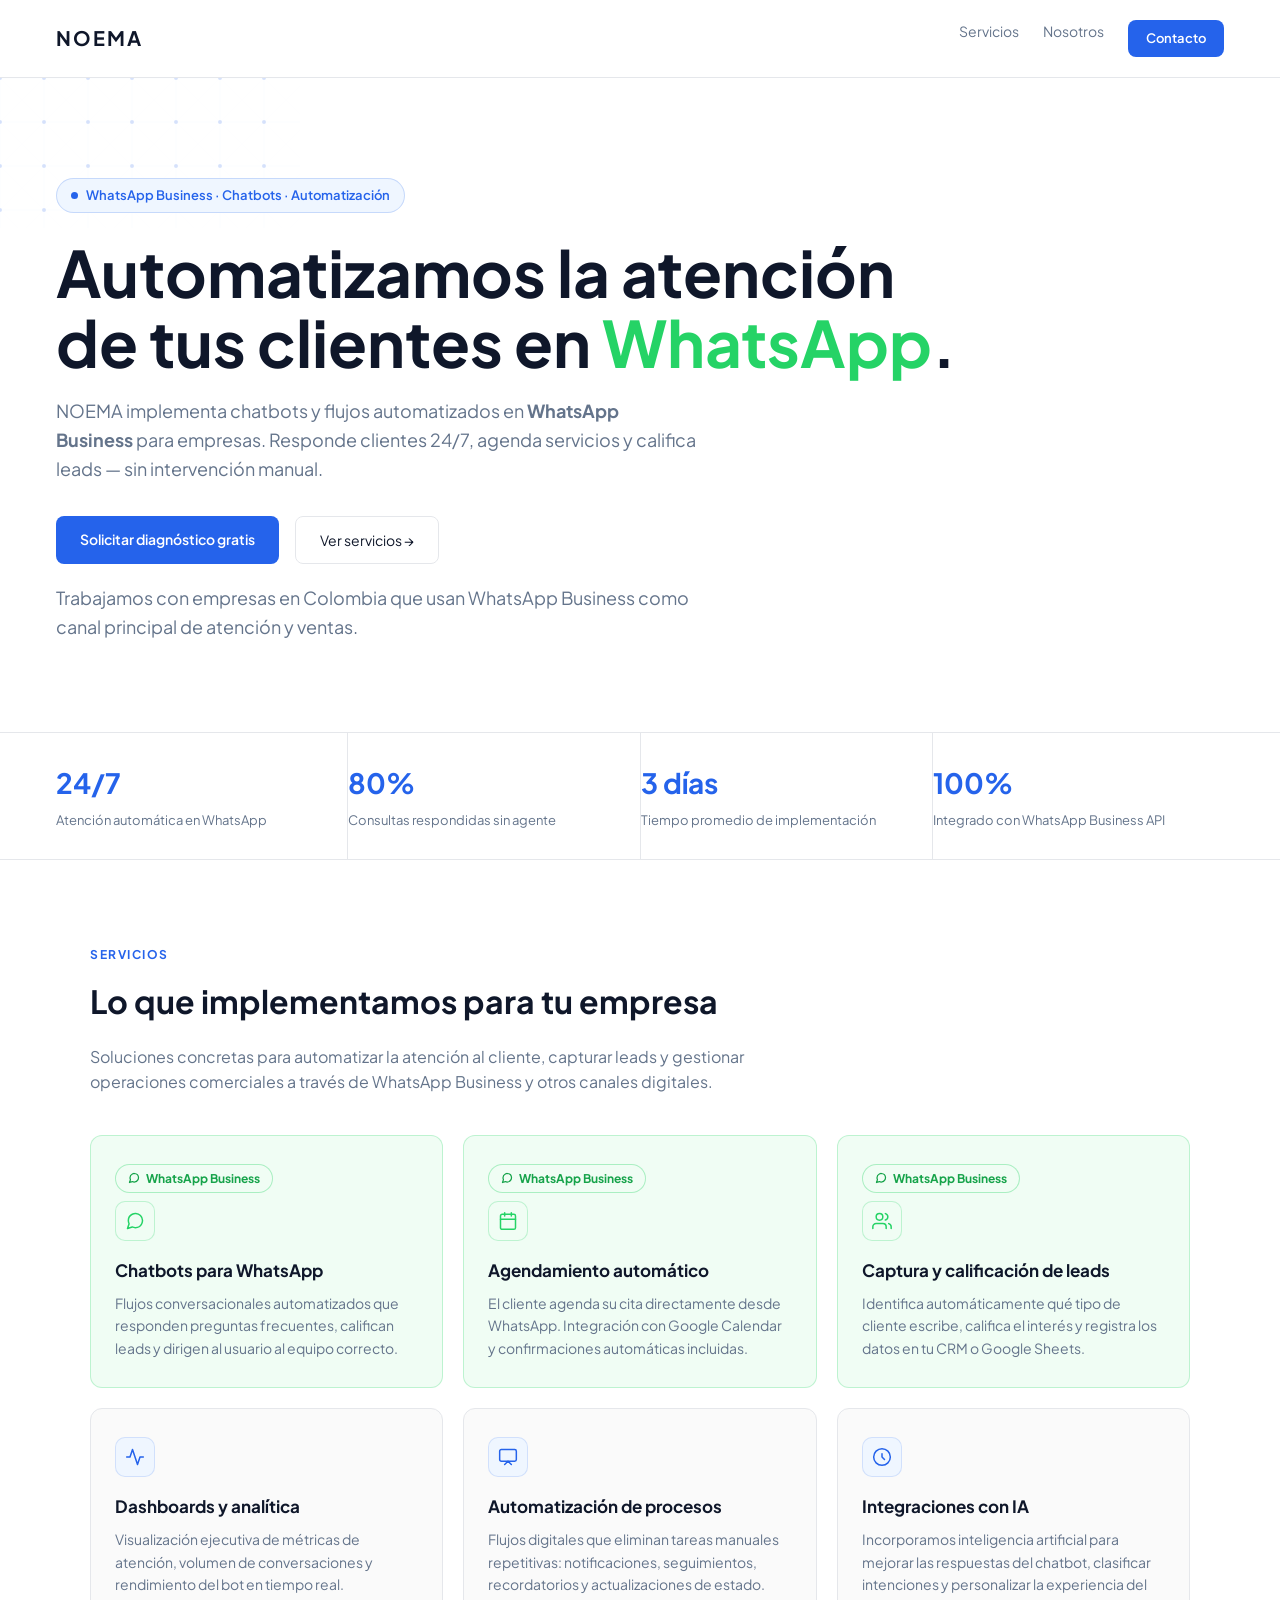
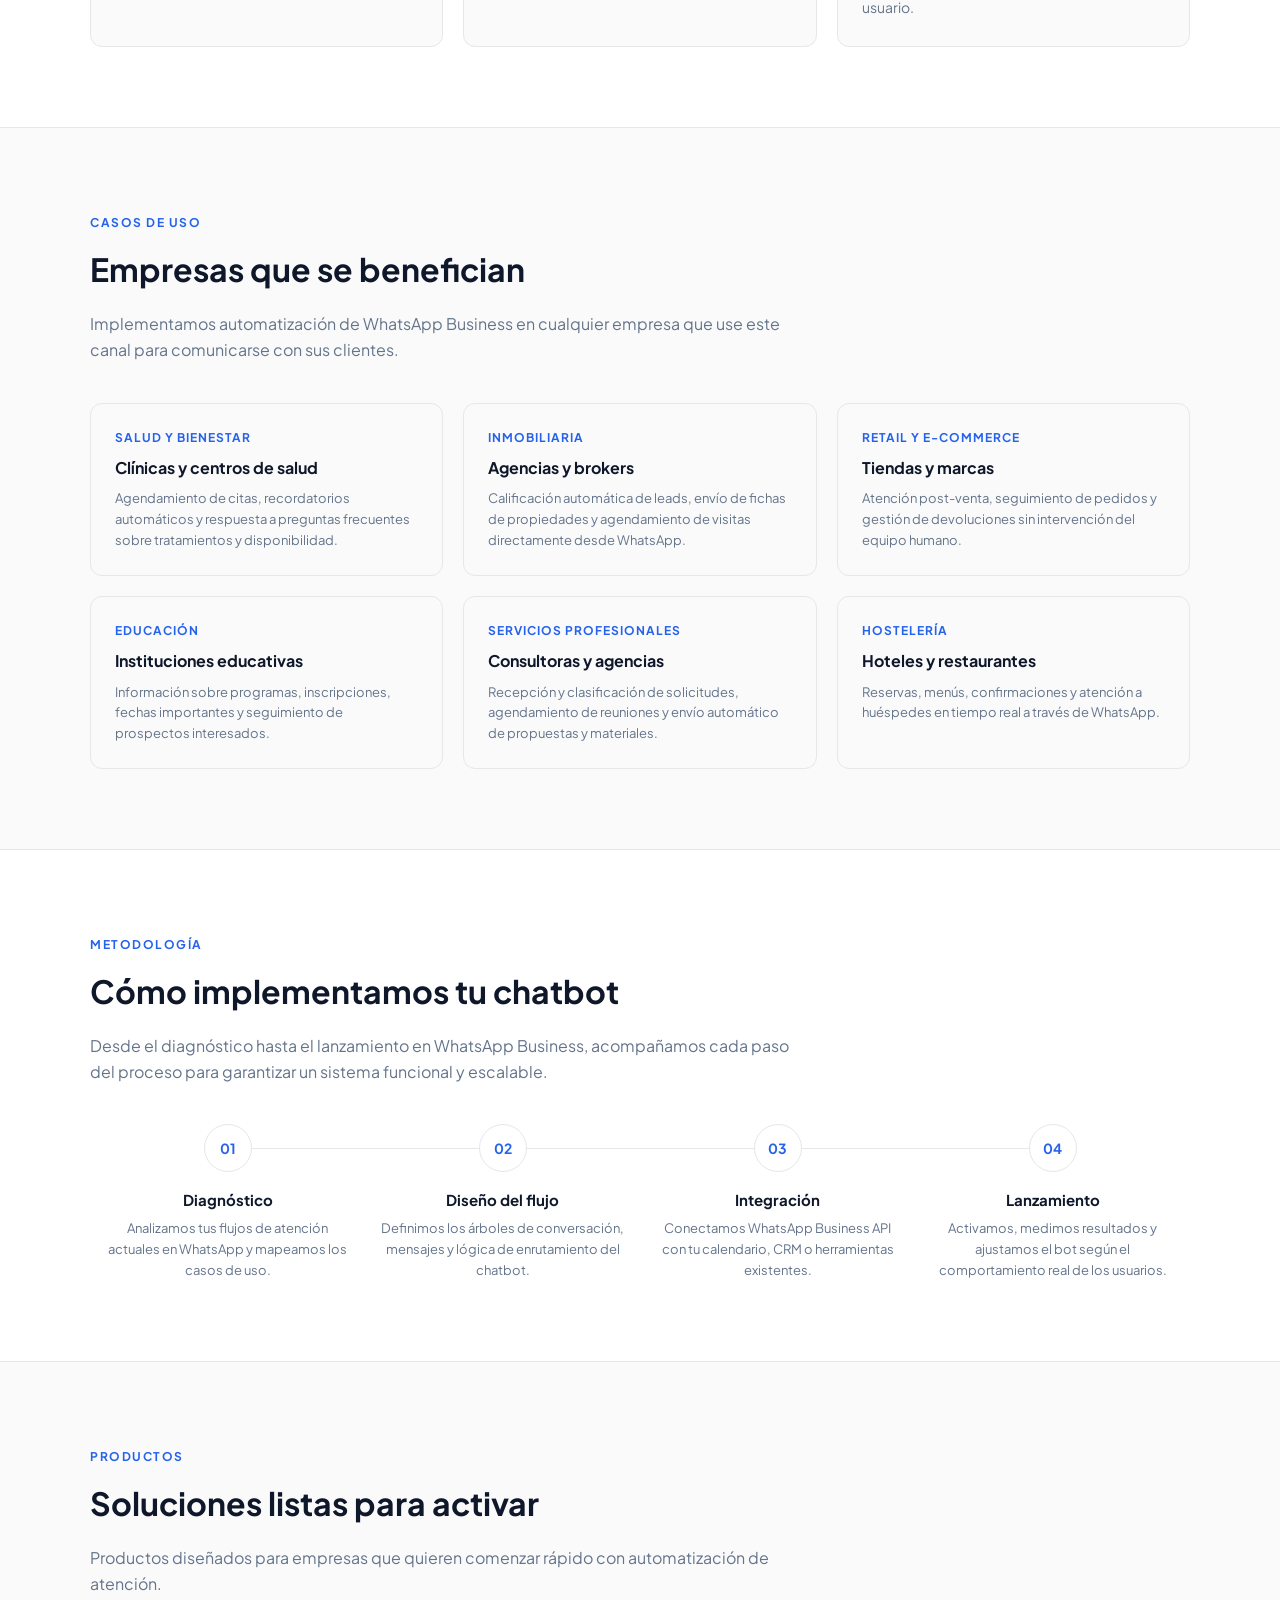
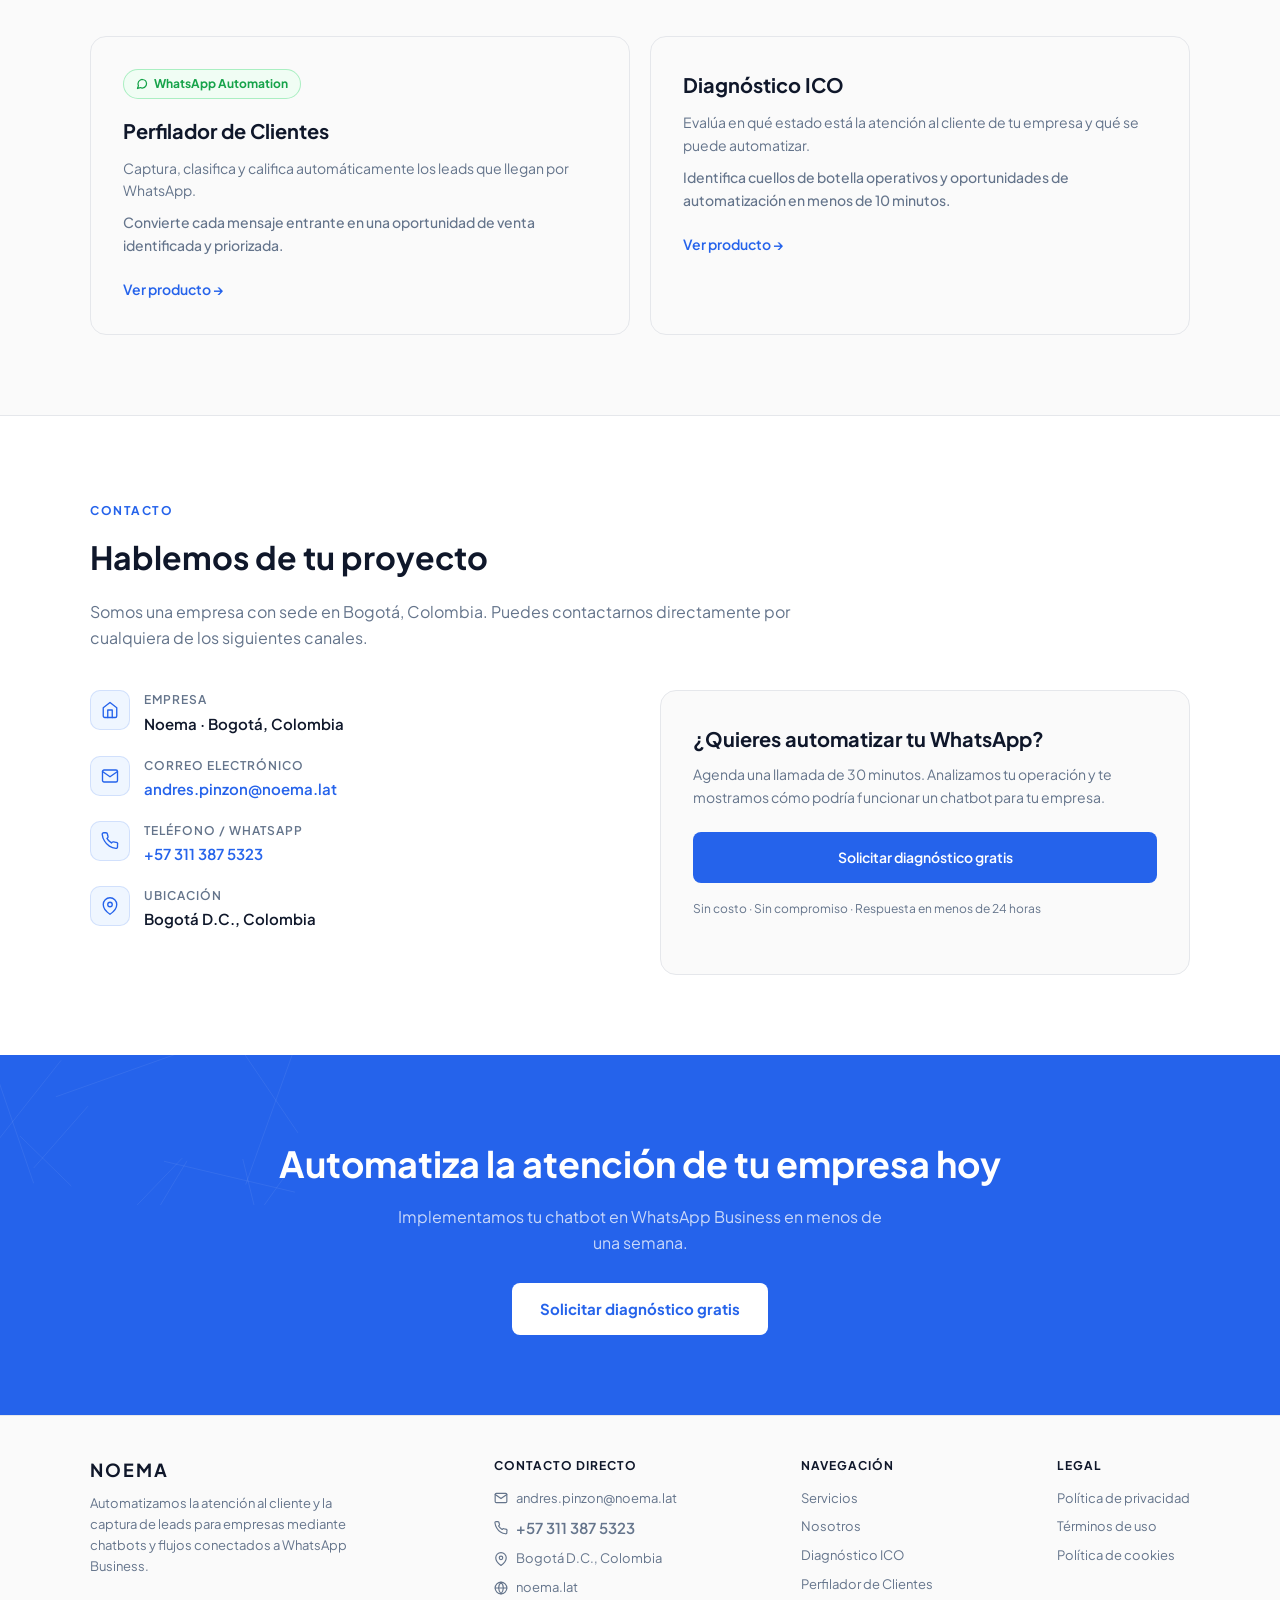
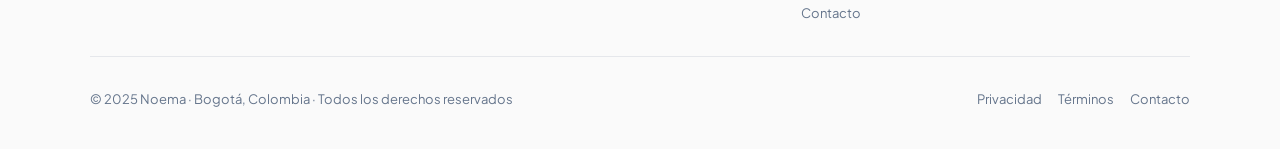
<file: index.html>
<!DOCTYPE html>
<html lang="es">
<head>
<meta charset="UTF-8">
<meta name="viewport" content="width=device-width, initial-scale=1.0">
<title>NOEMA | Chatbots y Automatización para WhatsApp Business · Bogotá, Colombia</title>
<meta name="description" content="NOEMA implementa chatbots y flujos de automatización en WhatsApp Business para empresas en Colombia. Atención al cliente 24/7, captura de leads y agendamiento automático.">
<link rel="canonical" href="https://noema.lat">
<link rel="icon" type="image/svg+xml" href="/favicon.svg">
<link href="https://fonts.googleapis.com/css2?family=Plus+Jakarta+Sans:wght@300;400;500;600;700&display=swap" rel="stylesheet">

<style>
:root{
  --bg:#ffffff;
  --text:#0f172a;
  --muted:#64748b;
  --border:#e5e7eb;
  --primary:#2563eb;
  --primary-light:#eff6ff;
  --primary-glow:rgba(37,99,235,0.15);
  --primary-glow-strong:rgba(37,99,235,0.25);
  --grid-color:rgba(37,99,235,0.06);
  --dot-color:rgba(37,99,235,0.18);
  --whatsapp:#25D366;
}

*{box-sizing:border-box;margin:0;padding:0}
html{scroll-behavior:smooth}
body{font-family:'Plus Jakarta Sans',sans-serif;background:var(--bg);color:var(--text);line-height:1.6;overflow-x:hidden}
a{text-decoration:none;color:inherit}

/* ── NAV ── */
nav{
  display:flex;justify-content:space-between;align-items:center;
  padding:20px 56px;border-bottom:1px solid var(--border);
  position:sticky;top:0;background:rgba(255,255,255,0.92);
  backdrop-filter:blur(12px);-webkit-backdrop-filter:blur(12px);z-index:100;
}
.logo{font-weight:700;font-size:20px;letter-spacing:2px;position:relative}
.logo::after{content:'';position:absolute;bottom:-2px;left:0;width:100%;height:2px;background:var(--primary);transform:scaleX(0);transform-origin:left;transition:transform 0.3s ease}
.logo:hover::after{transform:scaleX(1)}
.nav-links{display:flex;gap:24px}
.nav-links a{color:var(--muted);font-size:14px;transition:color 0.2s}
.nav-links a:hover{color:var(--text)}
.nav-links a.nav-cta{
  background:var(--primary);color:#fff;padding:8px 18px;border-radius:8px;font-weight:600;font-size:13px;transition:all 0.2s
}
.nav-links a.nav-cta:hover{background:#1d4ed8;transform:translateY(-1px)}

/* ── HERO ── */
.hero-wrap{position:relative;overflow:hidden;background:#fff}
.hero-canvas{position:absolute;inset:0;pointer-events:none;z-index:0}
.hero{position:relative;z-index:1;padding:100px 56px 90px;max-width:1100px}
.hero-eyebrow{
  display:inline-flex;align-items:center;gap:8px;
  background:var(--primary-light);border:1px solid rgba(37,99,235,0.2);
  border-radius:100px;padding:6px 14px;font-size:13px;font-weight:600;color:var(--primary);
  margin-bottom:24px;opacity:0;animation:fadeUp 0.6s 0.1s ease forwards
}
.pulse-dot{width:7px;height:7px;border-radius:50%;background:var(--primary);animation:pulse 2s infinite}
@keyframes pulse{0%,100%{opacity:1;transform:scale(1)}50%{opacity:0.5;transform:scale(1.3)}}
.hero h1{font-size:clamp(40px,5vw,64px);line-height:1.1;margin-bottom:20px;opacity:0;animation:fadeUp 0.6s 0.2s ease forwards}
.hero span{color:var(--primary)}
.hero span.wa{color:var(--whatsapp)}
.hero p{color:var(--muted);font-size:18px;max-width:640px;opacity:0;animation:fadeUp 0.6s 0.35s ease forwards}
.actions{margin-top:32px;display:flex;gap:16px;flex-wrap:wrap;opacity:0;animation:fadeUp 0.6s 0.45s ease forwards}
.hero-trust{margin-top:20px;color:var(--muted);font-size:14px;max-width:640px;opacity:0;animation:fadeUp 0.6s 0.55s ease forwards}

/* ── STAT STRIP ── */
.stat-strip{position:relative;z-index:1;display:flex;gap:0;border-top:1px solid var(--border);padding:0 56px;opacity:0;animation:fadeUp 0.6s 0.6s ease forwards}
.stat-item{padding:28px 40px 28px 0;flex:1;border-right:1px solid var(--border)}
.stat-item:last-child{border-right:none}
.stat-num{font-size:28px;font-weight:700;color:var(--primary);display:block}
.stat-label{font-size:13px;color:var(--muted);margin-top:2px}

/* ── BUTTONS ── */
.btn-primary{background:var(--primary);color:#fff;padding:12px 24px;border-radius:8px;font-weight:600;font-size:14px;transition:all 0.2s;box-shadow:0 0 0 0 var(--primary-glow)}
.btn-primary:hover{background:#1d4ed8;box-shadow:0 0 20px 4px var(--primary-glow-strong);transform:translateY(-1px)}
.btn-wa{background:var(--whatsapp);color:#fff;padding:12px 24px;border-radius:8px;font-weight:600;font-size:14px;transition:all 0.2s;display:inline-flex;align-items:center;gap:8px}
.btn-wa:hover{background:#1da851;transform:translateY(-1px);box-shadow:0 0 20px 4px rgba(37,211,102,0.25)}
.btn-secondary{border:1px solid var(--border);padding:12px 24px;border-radius:8px;font-size:14px;transition:all 0.2s;color:var(--text)}
.btn-secondary:hover{border-color:var(--primary);color:var(--primary);transform:translateY(-1px)}

/* ── SECTIONS ── */
.section{padding:80px 56px;border-top:1px solid var(--border)}
.section-inner{max-width:1100px;margin:0 auto}
.section-tag{display:inline-block;font-size:12px;font-weight:700;letter-spacing:1.5px;text-transform:uppercase;color:var(--primary);margin-bottom:12px}
.section h2{font-size:32px;margin-bottom:16px}
.section p{color:var(--muted);max-width:700px}

/* ── FEATURE GRID ── */
.grid{margin-top:40px;display:grid;grid-template-columns:repeat(3,1fr);gap:20px}
.grid-4{margin-top:40px;display:grid;grid-template-columns:repeat(4,1fr);gap:20px}
.card{border:1px solid var(--border);padding:28px 24px;border-radius:12px;background:#fafafa;transition:all 0.3s ease;position:relative;overflow:hidden}
.card::before{content:'';position:absolute;inset:0;background:linear-gradient(135deg,rgba(37,99,235,0.04) 0%,transparent 60%);opacity:0;transition:opacity 0.3s}
.card:hover{border-color:rgba(37,99,235,0.3);transform:translateY(-4px);box-shadow:0 12px 40px rgba(37,99,235,0.1)}
.card:hover::before{opacity:1}
.card.card-wa{border-color:rgba(37,211,102,0.25);background:#f0fdf4}
.card.card-wa:hover{border-color:rgba(37,211,102,0.5);box-shadow:0 12px 40px rgba(37,211,102,0.12)}
.card-icon{width:40px;height:40px;border-radius:10px;background:var(--primary-light);border:1px solid rgba(37,99,235,0.15);display:flex;align-items:center;justify-content:center;margin-bottom:16px}
.card-icon.wa{background:#f0fdf4;border-color:rgba(37,211,102,0.25)}
.card-icon svg{width:20px;height:20px;stroke:var(--primary);fill:none;stroke-width:1.8;stroke-linecap:round;stroke-linejoin:round}
.card-icon.wa svg{stroke:#25D366}
.card h3{margin-bottom:8px;font-size:17px}
.card p{font-size:14px;color:var(--muted)}

/* ── WA BADGE ── */
.wa-badge{
  display:inline-flex;align-items:center;gap:6px;
  background:#f0fdf4;border:1px solid rgba(37,211,102,0.35);
  border-radius:100px;padding:4px 12px;font-size:12px;font-weight:700;
  color:#16a34a;margin-bottom:8px
}

/* ── HOW WE WORK - STEPS ── */
.steps{margin-top:40px;display:grid;grid-template-columns:repeat(4,1fr);gap:0;position:relative}
.steps::before{content:'';position:absolute;top:24px;left:calc(12.5% + 8px);right:calc(12.5% + 8px);height:1px;background:var(--border);z-index:0}
.step{padding:0 16px;text-align:center;position:relative;z-index:1}
.step-num{width:48px;height:48px;border-radius:50%;border:1px solid var(--border);background:#fff;display:flex;align-items:center;justify-content:center;font-size:14px;font-weight:700;color:var(--primary);margin:0 auto 16px;transition:all 0.3s}
.step:hover .step-num{background:var(--primary);color:#fff;border-color:var(--primary);box-shadow:0 0 0 6px var(--primary-glow)}
.step h4{font-size:15px;margin-bottom:6px}
.step p{font-size:13px;color:var(--muted)}

/* ── PRODUCTS ── */
.products{margin-top:40px;display:grid;grid-template-columns:1fr 1fr;gap:20px}
.product-card{border:1px solid var(--border);padding:32px;border-radius:16px;background:#fafafa;position:relative;overflow:hidden;transition:all 0.3s}
.product-detail{margin-top:-10px;font-size:13px;color:#334155;font-weight:500}
.product-card::after{content:'';position:absolute;bottom:0;left:0;right:0;height:3px;background:var(--primary);transform:scaleX(0);transform-origin:left;transition:transform 0.4s ease}
.product-card:hover{border-color:rgba(37,99,235,0.25);box-shadow:0 16px 48px rgba(37,99,235,0.08);transform:translateY(-3px)}
.product-card:hover::after{transform:scaleX(1)}
.product-card h3{font-size:20px;margin-bottom:10px}
.product-card p{font-size:14px;color:var(--muted);margin-bottom:20px}
.product-card a{font-size:14px;font-weight:600;color:var(--primary);display:inline-flex;align-items:center;gap:6px;transition:gap 0.2s}
.product-card:hover a{gap:10px}

/* ── USE CASES ── */
.use-cases{margin-top:40px;display:grid;grid-template-columns:repeat(3,1fr);gap:20px}
.use-case{border:1px solid var(--border);padding:24px;border-radius:12px;background:#fafafa}
.use-case-industry{font-size:12px;font-weight:700;letter-spacing:1px;text-transform:uppercase;color:var(--primary);margin-bottom:8px}
.use-case h4{font-size:16px;margin-bottom:8px}
.use-case p{font-size:13px;color:var(--muted)}

/* ── CONTACT SECTION ── */
.contact-grid{margin-top:40px;display:grid;grid-template-columns:1fr 1fr;gap:40px;align-items:start}
.contact-info{display:flex;flex-direction:column;gap:20px}
.contact-item{display:flex;align-items:flex-start;gap:14px}
.contact-item-icon{width:40px;height:40px;border-radius:10px;background:var(--primary-light);border:1px solid rgba(37,99,235,0.15);display:flex;align-items:center;justify-content:center;flex-shrink:0}
.contact-item-icon svg{width:18px;height:18px;stroke:var(--primary);fill:none;stroke-width:1.8;stroke-linecap:round;stroke-linejoin:round}
.contact-item-label{font-size:12px;font-weight:600;text-transform:uppercase;letter-spacing:1px;color:var(--muted);margin-bottom:2px}
.contact-item-value{font-size:15px;font-weight:600;color:var(--text)}
.contact-item-value a{color:var(--primary);transition:color 0.2s}
.contact-item-value a:hover{color:#1d4ed8}
.contact-box{border:1px solid var(--border);border-radius:16px;padding:32px;background:#fafafa}
.contact-box h3{font-size:20px;margin-bottom:8px}
.contact-box p{font-size:14px;color:var(--muted);margin-bottom:24px}
.contact-box .btn-primary{display:inline-block;width:100%;text-align:center;padding:14px}

/* ── CTA ── */
.cta-section{background:var(--primary);padding:80px 56px;text-align:center;position:relative;overflow:hidden}
.cta-bg{position:absolute;inset:0;pointer-events:none}
.cta-section .section-inner{position:relative;z-index:1}
.cta-section h2{font-size:36px;color:#fff;margin-bottom:12px}
.cta-section p{color:rgba(255,255,255,0.75);max-width:500px;margin:0 auto 28px;font-size:16px}
.btn-white{background:#fff;color:var(--primary);padding:14px 28px;border-radius:8px;font-weight:700;font-size:15px;transition:all 0.2s;display:inline-block}
.btn-white:hover{transform:translateY(-2px);box-shadow:0 8px 24px rgba(0,0,0,0.15)}

/* ── FOOTER ── */
footer{padding:40px 56px;border-top:1px solid var(--border);background:#fafafa}
.footer-inner{max-width:1100px;margin:0 auto}
.footer-top{display:flex;justify-content:space-between;align-items:flex-start;flex-wrap:wrap;gap:32px;margin-bottom:32px;padding-bottom:32px;border-bottom:1px solid var(--border)}
.footer-brand .footer-logo{font-weight:700;font-size:18px;letter-spacing:2px;margin-bottom:8px}
.footer-brand p{font-size:13px;color:var(--muted);max-width:280px;line-height:1.6}
.footer-contact{display:flex;flex-direction:column;gap:8px}
.footer-contact-item{display:flex;align-items:center;gap:8px;font-size:13px;color:var(--muted)}
.footer-contact-item svg{width:14px;height:14px;stroke:var(--muted);fill:none;stroke-width:2;stroke-linecap:round;stroke-linejoin:round;flex-shrink:0}
.footer-contact-item a{color:var(--muted);transition:color 0.2s}
.footer-contact-item a:hover{color:var(--primary)}
.footer-links{display:flex;flex-direction:column;gap:8px}
.footer-links-title{font-size:12px;font-weight:700;letter-spacing:1px;text-transform:uppercase;color:var(--text);margin-bottom:4px}
.footer-links a{font-size:13px;color:var(--muted);transition:color 0.2s}
.footer-links a:hover{color:var(--text)}
.footer-bottom{display:flex;justify-content:space-between;align-items:center;flex-wrap:wrap;gap:12px}
.footer-bottom p{font-size:13px;color:var(--muted)}
.footer-bottom-links{display:flex;gap:16px}
.footer-bottom-links a{font-size:13px;color:var(--muted);transition:color 0.2s}
.footer-bottom-links a:hover{color:var(--text)}

/* ── SCROLL REVEAL ── */
.reveal{opacity:0;transform:translateY(24px);transition:opacity 0.6s ease,transform 0.6s ease}
.reveal.visible{opacity:1;transform:translateY(0)}

/* ── ANIMATIONS ── */
@keyframes fadeUp{from{opacity:0;transform:translateY(20px)}to{opacity:1;transform:translateY(0)}}

/* ── RESPONSIVE ── */
@media(max-width:900px){
  nav,.hero,.section,footer{padding-left:20px;padding-right:20px}
  .stat-strip{padding-left:20px;padding-right:20px}
  .grid,.grid-4,.use-cases{grid-template-columns:1fr}
  .products{grid-template-columns:1fr}
  .steps{grid-template-columns:1fr 1fr;gap:24px}
  .steps::before{display:none}
  .stat-strip{flex-wrap:wrap}
  .stat-item{flex:1 1 45%;border-right:none;border-bottom:1px solid var(--border)}
  .cta-section{padding:60px 20px}
  .contact-grid{grid-template-columns:1fr}
  .footer-top{flex-direction:column}
  footer{padding:40px 20px}
}
</style>
</head>

<body>

<!-- NAV -->
<nav>
  <a href="/" class="logo">NOEMA</a>
  <div class="nav-links">
    <a href="/servicios">Servicios</a>
    <a href="/nosotros">Nosotros</a>
    <a href="/contacto" class="nav-cta">Contacto</a>
  </div>
</nav>

<!-- HERO -->
<div class="hero-wrap">
  <canvas class="hero-canvas" id="heroCanvas"></canvas>

  <section class="hero">
    <div class="hero-eyebrow">
      <span class="pulse-dot"></span>
      WhatsApp Business · Chatbots · Automatización
    </div>

    <h1>
      Automatizamos la atención<br>de tus clientes en <span class="wa">WhatsApp</span>.
    </h1>

    <p>
      NOEMA implementa chatbots y flujos automatizados en <strong>WhatsApp Business</strong> para empresas.
      Responde clientes 24/7, agenda servicios y califica leads — sin intervención manual.
    </p>

    <div class="actions">
      <a href="/contacto" class="btn-primary">Solicitar diagnóstico gratis</a>
      <a href="/servicios" class="btn-secondary">Ver servicios →</a>
    </div>

    <p class="hero-trust">
      Trabajamos con empresas en Colombia que usan WhatsApp Business como canal principal de atención y ventas.
    </p>
  </section>

  <!-- STAT STRIP -->
  <div class="stat-strip">
    <div class="stat-item">
      <span class="stat-num" data-count="24" data-suffix="/7">0/7</span>
      <span class="stat-label">Atención automática en WhatsApp</span>
    </div>
    <div class="stat-item">
      <span class="stat-num" data-count="80" data-suffix="%">0%</span>
      <span class="stat-label">Consultas respondidas sin agente</span>
    </div>
    <div class="stat-item">
      <span class="stat-num" data-count="3" data-suffix=" días">0 días</span>
      <span class="stat-label">Tiempo promedio de implementación</span>
    </div>
    <div class="stat-item">
      <span class="stat-num" data-count="100" data-suffix="%">0%</span>
      <span class="stat-label">Integrado con WhatsApp Business API</span>
    </div>
  </div>
</div>

<!-- SERVICIOS -->
<section class="section" id="servicios">
  <div class="section-inner">
    <span class="section-tag reveal">Servicios</span>
    <h2 class="reveal">Lo que implementamos para tu empresa</h2>
    <p class="reveal">
      Soluciones concretas para automatizar la atención al cliente, capturar leads y gestionar
      operaciones comerciales a través de WhatsApp Business y otros canales digitales.
    </p>

    <div class="grid" style="margin-top:40px">

      <div class="card card-wa reveal">
        <div class="wa-badge">
          <svg width="12" height="12" viewBox="0 0 24 24" fill="none" stroke="#16a34a" stroke-width="2.5" stroke-linecap="round" stroke-linejoin="round"><path d="M21 11.5a8.38 8.38 0 0 1-.9 3.8 8.5 8.5 0 0 1-7.6 4.7 8.38 8.38 0 0 1-3.8-.9L3 21l1.9-5.7a8.38 8.38 0 0 1-.9-3.8 8.5 8.5 0 0 1 4.7-7.6 8.38 8.38 0 0 1 3.8-.9h.5a8.48 8.48 0 0 1 8 8v.5z"/></svg>
          WhatsApp Business
        </div>
        <div class="card-icon wa">
          <svg viewBox="0 0 24 24"><path d="M21 11.5a8.38 8.38 0 0 1-.9 3.8 8.5 8.5 0 0 1-7.6 4.7 8.38 8.38 0 0 1-3.8-.9L3 21l1.9-5.7a8.38 8.38 0 0 1-.9-3.8 8.5 8.5 0 0 1 4.7-7.6 8.38 8.38 0 0 1 3.8-.9h.5a8.48 8.48 0 0 1 8 8v.5z"/></svg>
        </div>
        <h3>Chatbots para WhatsApp</h3>
        <p>Flujos conversacionales automatizados que responden preguntas frecuentes, califican leads y dirigen al usuario al equipo correcto.</p>
      </div>

      <div class="card card-wa reveal" style="transition-delay:0.1s">
        <div class="wa-badge">
          <svg width="12" height="12" viewBox="0 0 24 24" fill="none" stroke="#16a34a" stroke-width="2.5" stroke-linecap="round" stroke-linejoin="round"><path d="M21 11.5a8.38 8.38 0 0 1-.9 3.8 8.5 8.5 0 0 1-7.6 4.7 8.38 8.38 0 0 1-3.8-.9L3 21l1.9-5.7a8.38 8.38 0 0 1-.9-3.8 8.5 8.5 0 0 1 4.7-7.6 8.38 8.38 0 0 1 3.8-.9h.5a8.48 8.48 0 0 1 8 8v.5z"/></svg>
          WhatsApp Business
        </div>
        <div class="card-icon wa">
          <svg viewBox="0 0 24 24"><rect x="3" y="4" width="18" height="18" rx="2" ry="2"/><line x1="16" y1="2" x2="16" y2="6"/><line x1="8" y1="2" x2="8" y2="6"/><line x1="3" y1="10" x2="21" y2="10"/></svg>
        </div>
        <h3>Agendamiento automático</h3>
        <p>El cliente agenda su cita directamente desde WhatsApp. Integración con Google Calendar y confirmaciones automáticas incluidas.</p>
      </div>

      <div class="card card-wa reveal" style="transition-delay:0.2s">
        <div class="wa-badge">
          <svg width="12" height="12" viewBox="0 0 24 24" fill="none" stroke="#16a34a" stroke-width="2.5" stroke-linecap="round" stroke-linejoin="round"><path d="M21 11.5a8.38 8.38 0 0 1-.9 3.8 8.5 8.5 0 0 1-7.6 4.7 8.38 8.38 0 0 1-3.8-.9L3 21l1.9-5.7a8.38 8.38 0 0 1-.9-3.8 8.5 8.5 0 0 1 4.7-7.6 8.38 8.38 0 0 1 3.8-.9h.5a8.48 8.48 0 0 1 8 8v.5z"/></svg>
          WhatsApp Business
        </div>
        <div class="card-icon wa">
          <svg viewBox="0 0 24 24"><path d="M17 21v-2a4 4 0 0 0-4-4H5a4 4 0 0 0-4 4v2"/><circle cx="9" cy="7" r="4"/><path d="M23 21v-2a4 4 0 0 0-3-3.87"/><path d="M16 3.13a4 4 0 0 1 0 7.75"/></svg>
        </div>
        <h3>Captura y calificación de leads</h3>
        <p>Identifica automáticamente qué tipo de cliente escribe, califica el interés y registra los datos en tu CRM o Google Sheets.</p>
      </div>

      <div class="card reveal">
        <div class="card-icon">
          <svg viewBox="0 0 24 24"><polyline points="22 12 18 12 15 21 9 3 6 12 2 12"/></svg>
        </div>
        <h3>Dashboards y analítica</h3>
        <p>Visualización ejecutiva de métricas de atención, volumen de conversaciones y rendimiento del bot en tiempo real.</p>
      </div>

      <div class="card reveal" style="transition-delay:0.1s">
        <div class="card-icon">
          <svg viewBox="0 0 24 24"><rect x="2" y="3" width="20" height="14" rx="2"/><polyline points="8 21 12 17 16 21"/></svg>
        </div>
        <h3>Automatización de procesos</h3>
        <p>Flujos digitales que eliminan tareas manuales repetitivas: notificaciones, seguimientos, recordatorios y actualizaciones de estado.</p>
      </div>

      <div class="card reveal" style="transition-delay:0.2s">
        <div class="card-icon">
          <svg viewBox="0 0 24 24"><circle cx="12" cy="12" r="10"/><path d="M12 8v4l3 3"/></svg>
        </div>
        <h3>Integraciones con IA</h3>
        <p>Incorporamos inteligencia artificial para mejorar las respuestas del chatbot, clasificar intenciones y personalizar la experiencia del usuario.</p>
      </div>

    </div>
  </div>
</section>

<!-- CASOS DE USO -->
<section class="section" style="background:#fafafa">
  <div class="section-inner">
    <span class="section-tag reveal">Casos de uso</span>
    <h2 class="reveal">Empresas que se benefician</h2>
    <p class="reveal">
      Implementamos automatización de WhatsApp Business en cualquier empresa que use este canal
      para comunicarse con sus clientes.
    </p>

    <div class="use-cases">
      <div class="use-case reveal">
        <div class="use-case-industry">Salud y bienestar</div>
        <h4>Clínicas y centros de salud</h4>
        <p>Agendamiento de citas, recordatorios automáticos y respuesta a preguntas frecuentes sobre tratamientos y disponibilidad.</p>
      </div>
      <div class="use-case reveal" style="transition-delay:0.1s">
        <div class="use-case-industry">Inmobiliaria</div>
        <h4>Agencias y brokers</h4>
        <p>Calificación automática de leads, envío de fichas de propiedades y agendamiento de visitas directamente desde WhatsApp.</p>
      </div>
      <div class="use-case reveal" style="transition-delay:0.2s">
        <div class="use-case-industry">Retail y e-commerce</div>
        <h4>Tiendas y marcas</h4>
        <p>Atención post-venta, seguimiento de pedidos y gestión de devoluciones sin intervención del equipo humano.</p>
      </div>
      <div class="use-case reveal">
        <div class="use-case-industry">Educación</div>
        <h4>Instituciones educativas</h4>
        <p>Información sobre programas, inscripciones, fechas importantes y seguimiento de prospectos interesados.</p>
      </div>
      <div class="use-case reveal" style="transition-delay:0.1s">
        <div class="use-case-industry">Servicios profesionales</div>
        <h4>Consultoras y agencias</h4>
        <p>Recepción y clasificación de solicitudes, agendamiento de reuniones y envío automático de propuestas y materiales.</p>
      </div>
      <div class="use-case reveal" style="transition-delay:0.2s">
        <div class="use-case-industry">Hostelería</div>
        <h4>Hoteles y restaurantes</h4>
        <p>Reservas, menús, confirmaciones y atención a huéspedes en tiempo real a través de WhatsApp.</p>
      </div>
    </div>
  </div>
</section>

<!-- CÓMO TRABAJAMOS -->
<section class="section">
  <div class="section-inner">
    <span class="section-tag reveal">Metodología</span>
    <h2 class="reveal">Cómo implementamos tu chatbot</h2>
    <p class="reveal">
      Desde el diagnóstico hasta el lanzamiento en WhatsApp Business, acompañamos cada paso
      del proceso para garantizar un sistema funcional y escalable.
    </p>

    <div class="steps">
      <div class="step reveal">
        <div class="step-num">01</div>
        <h4>Diagnóstico</h4>
        <p>Analizamos tus flujos de atención actuales en WhatsApp y mapeamos los casos de uso.</p>
      </div>
      <div class="step reveal" style="transition-delay:0.1s">
        <div class="step-num">02</div>
        <h4>Diseño del flujo</h4>
        <p>Definimos los árboles de conversación, mensajes y lógica de enrutamiento del chatbot.</p>
      </div>
      <div class="step reveal" style="transition-delay:0.2s">
        <div class="step-num">03</div>
        <h4>Integración</h4>
        <p>Conectamos WhatsApp Business API con tu calendario, CRM o herramientas existentes.</p>
      </div>
      <div class="step reveal" style="transition-delay:0.3s">
        <div class="step-num">04</div>
        <h4>Lanzamiento</h4>
        <p>Activamos, medimos resultados y ajustamos el bot según el comportamiento real de los usuarios.</p>
      </div>
    </div>
  </div>
</section>

<!-- PRODUCTOS -->
<section class="section" style="background:#fafafa">
  <div class="section-inner">
    <span class="section-tag reveal">Productos</span>
    <h2 class="reveal">Soluciones listas para activar</h2>
    <p class="reveal">Productos diseñados para empresas que quieren comenzar rápido con automatización de atención.</p>

    <div class="products">
      <div class="product-card reveal">
        <div class="wa-badge" style="margin-bottom:16px">
          <svg width="12" height="12" viewBox="0 0 24 24" fill="none" stroke="#16a34a" stroke-width="2.5" stroke-linecap="round" stroke-linejoin="round"><path d="M21 11.5a8.38 8.38 0 0 1-.9 3.8 8.5 8.5 0 0 1-7.6 4.7 8.38 8.38 0 0 1-3.8-.9L3 21l1.9-5.7a8.38 8.38 0 0 1-.9-3.8 8.5 8.5 0 0 1 4.7-7.6 8.38 8.38 0 0 1 3.8-.9h.5a8.48 8.48 0 0 1 8 8v.5z"/></svg>
          WhatsApp Automation
        </div>
        <h3>Perfilador de Clientes</h3>
        <p>Captura, clasifica y califica automáticamente los leads que llegan por WhatsApp.</p>
        <p class="product-detail">Convierte cada mensaje entrante en una oportunidad de venta identificada y priorizada.</p>
        <a href="/perfilador">Ver producto →</a>
      </div>

      <div class="product-card reveal" style="transition-delay:0.1s">
        <h3>Diagnóstico ICO</h3>
        <p>Evalúa en qué estado está la atención al cliente de tu empresa y qué se puede automatizar.</p>
        <p class="product-detail">Identifica cuellos de botella operativos y oportunidades de automatización en menos de 10 minutos.</p>
        <a href="/diagnostico">Ver producto →</a>
      </div>
    </div>
  </div>
</section>

<!-- CONTACTO -->
<section class="section" id="contacto">
  <div class="section-inner">
    <span class="section-tag reveal">Contacto</span>
    <h2 class="reveal">Hablemos de tu proyecto</h2>
    <p class="reveal">
      Somos una empresa con sede en Bogotá, Colombia. Puedes contactarnos directamente
      por cualquiera de los siguientes canales.
    </p>

    <div class="contact-grid">
      <div class="contact-info reveal">
        <div class="contact-item">
          <div class="contact-item-icon">
            <svg viewBox="0 0 24 24"><path d="M3 9l9-7 9 7v11a2 2 0 0 1-2 2H5a2 2 0 0 1-2-2z"/><polyline points="9 22 9 12 15 12 15 22"/></svg>
          </div>
          <div>
            <div class="contact-item-label">Empresa</div>
            <div class="contact-item-value">Noema · Bogotá, Colombia</div>
          </div>
        </div>
        <div class="contact-item">
          <div class="contact-item-icon">
            <svg viewBox="0 0 24 24"><path d="M4 4h16c1.1 0 2 .9 2 2v12c0 1.1-.9 2-2 2H4c-1.1 0-2-.9-2-2V6c0-1.1.9-2 2-2z"/><polyline points="22,6 12,13 2,6"/></svg>
          </div>
          <div>
            <div class="contact-item-label">Correo electrónico</div>
            <div class="contact-item-value"><a href="mailto:andres.pinzon@noema.lat">andres.pinzon@noema.lat</a></div>
          </div>
        </div>
        <div class="contact-item">
          <div class="contact-item-icon">
            <svg viewBox="0 0 24 24"><path d="M22 16.92v3a2 2 0 0 1-2.18 2 19.79 19.79 0 0 1-8.63-3.07A19.5 19.5 0 0 1 4.69 12 19.79 19.79 0 0 1 1.61 3.12 2 2 0 0 1 3.6 1h3a2 2 0 0 1 2 1.72c.127.96.361 1.903.7 2.81a2 2 0 0 1-.45 2.11L7.91 8.6a16 16 0 0 0 6 6l.92-.92a2 2 0 0 1 2.11-.45c.907.339 1.85.573 2.81.7A2 2 0 0 1 22 16.92z"/></svg>
          </div>
          <div>
            <div class="contact-item-label">Teléfono / WhatsApp</div>
            <div class="contact-item-value">
              <a href="https://wa.me/573113875323" target="_blank">
                +57 311 387 5323
              </a>
            </div>
          </div>
        </div>
        <div class="contact-item">
          <div class="contact-item-icon">
            <svg viewBox="0 0 24 24"><path d="M21 10c0 7-9 13-9 13s-9-6-9-13a9 9 0 0 1 18 0z"/><circle cx="12" cy="10" r="3"/></svg>
          </div>
          <div>
            <div class="contact-item-label">Ubicación</div>
            <div class="contact-item-value">Bogotá D.C., Colombia</div>
          </div>
        </div>
      </div>

      <div class="contact-box reveal" style="transition-delay:0.15s">
        <h3>¿Quieres automatizar tu WhatsApp?</h3>
        <p>Agenda una llamada de 30 minutos. Analizamos tu operación y te mostramos cómo podría funcionar un chatbot para tu empresa.</p>
        <a href="mailto:andres.pinzon@noema.lat?subject=Quiero automatizar mi WhatsApp" class="btn-primary">Solicitar diagnóstico gratis</a>
        <p style="margin-top:16px;font-size:12px;color:var(--muted)">Sin costo · Sin compromiso · Respuesta en menos de 24 horas</p>
      </div>
    </div>
  </div>
</section>

<!-- CTA -->
<section class="cta-section">
  <canvas class="cta-bg" id="ctaCanvas"></canvas>
  <div class="section-inner">
    <h2>Automatiza la atención de tu empresa hoy</h2>
    <p>Implementamos tu chatbot en WhatsApp Business en menos de una semana.</p>
    <a href="mailto:andres.pinzon@noema.lat?subject=Quiero automatizar mi WhatsApp" class="btn-white">Solicitar diagnóstico gratis</a>
  </div>
</section>

<!-- FOOTER -->
<footer>
  <div class="footer-inner">
    <div class="footer-top">
      <div class="footer-brand">
        <div class="footer-logo">NOEMA</div>
        <p>Automatizamos la atención al cliente y la captura de leads para empresas mediante chatbots y flujos conectados a WhatsApp Business.</p>
      </div>

      <div class="footer-contact">
        <div style="font-size:12px;font-weight:700;letter-spacing:1px;text-transform:uppercase;color:var(--text);margin-bottom:4px">Contacto directo</div>
        <div class="footer-contact-item">
          <svg viewBox="0 0 24 24"><path d="M4 4h16c1.1 0 2 .9 2 2v12c0 1.1-.9 2-2 2H4c-1.1 0-2-.9-2-2V6c0-1.1.9-2 2-2z"/><polyline points="22,6 12,13 2,6"/></svg>
          <a href="mailto:andres.pinzon@noema.lat">andres.pinzon@noema.lat</a>
        </div>
        <div class="footer-contact-item">
          <svg viewBox="0 0 24 24"><path d="M22 16.92v3a2 2 0 0 1-2.18 2 19.79 19.79 0 0 1-8.63-3.07A19.5 19.5 0 0 1 4.69 12 19.79 19.79 0 0 1 1.61 3.12 2 2 0 0 1 3.6 1h3a2 2 0 0 1 2 1.72c.127.96.361 1.903.7 2.81a2 2 0 0 1-.45 2.11L7.91 8.6a16 16 0 0 0 6 6l.92-.92a2 2 0 0 1 2.11-.45c.907.339 1.85.573 2.81.7A2 2 0 0 1 22 16.92z"/></svg>
          <div class="contact-item-value">
            <a href="https://wa.me/573113875323" target="_blank">
              +57 311 387 5323
            </a>
          </div>
        </div>
        <div class="footer-contact-item">
          <svg viewBox="0 0 24 24"><path d="M21 10c0 7-9 13-9 13s-9-6-9-13a9 9 0 0 1 18 0z"/><circle cx="12" cy="10" r="3"/></svg>
          <span>Bogotá D.C., Colombia</span>
        </div>
        <div class="footer-contact-item">
          <svg viewBox="0 0 24 24"><circle cx="12" cy="12" r="10"/><line x1="2" y1="12" x2="22" y2="12"/><path d="M12 2a15.3 15.3 0 0 1 4 10 15.3 15.3 0 0 1-4 10 15.3 15.3 0 0 1-4-10 15.3 15.3 0 0 1 4-10z"/></svg>
          <a href="https://noema.lat">noema.lat</a>
        </div>
      </div>

      <div class="footer-links">
        <div class="footer-links-title">Navegación</div>
        <a href="/servicios">Servicios</a>
        <a href="/nosotros">Nosotros</a>
        <a href="/diagnostico">Diagnóstico ICO</a>
        <a href="/perfilador">Perfilador de Clientes</a>
        <a href="/contacto">Contacto</a>
      </div>

      <div class="footer-links">
        <div class="footer-links-title">Legal</div>
        <a href="/politica-datos">Política de privacidad</a>
        <a href="/terminos">Términos de uso</a>
        <a href="/politica-cookies">Política de cookies</a>
      </div>
    </div>

    <div class="footer-bottom">
      <p>© 2025 Noema · Bogotá, Colombia · Todos los derechos reservados</p>
      <div class="footer-bottom-links">
        <a href="/politica-datos">Privacidad</a>
        <a href="/terminos">Términos</a>
        <a href="/contacto">Contacto</a>
      </div>
    </div>
  </div>
</footer>

<script>
/* ── DOT GRID CANVAS (hero) ── */
(function(){
  if(window.innerWidth < 768) return;
  const canvas = document.getElementById('heroCanvas');
  if(!canvas) return;
  const ctx = canvas.getContext('2d');
  let W,H,dots,mouse={x:-9999,y:-9999};
  function resize(){W=canvas.width=canvas.offsetWidth;H=canvas.height=canvas.offsetHeight;buildDots()}
  function buildDots(){
    dots=[];const spacing=44;const cols=Math.ceil(W/spacing)+1;const rows=Math.ceil(H/spacing)+1;
    for(let r=0;r<rows;r++){for(let c=0;c<cols;c++){dots.push({x:c*spacing,y:r*spacing,ox:c*spacing,oy:r*spacing,vx:0,vy:0})}}
  }
  let lastTime=0;
  function draw(ts){
    requestAnimationFrame(draw);
    if(ts-lastTime<30){return}lastTime=ts;
    ctx.clearRect(0,0,W,H);
    const maxDist=66;
    for(let i=0;i<dots.length;i++){const a=dots[i];for(let j=i+1;j<dots.length;j++){const b=dots[j];const dx=a.x-b.x,dy=a.y-b.y;const d=Math.sqrt(dx*dx+dy*dy);if(d<maxDist){ctx.beginPath();ctx.moveTo(a.x,a.y);ctx.lineTo(b.x,b.y);ctx.strokeStyle=`rgba(37,99,235,${0.06*(1-d/maxDist)})`;ctx.lineWidth=1;ctx.stroke()}}}
    for(let i=0;i<dots.length;i++){
      const d=dots[i];const mdx=d.x-mouse.x;const mdy=d.y-mouse.y;const md=Math.sqrt(mdx*mdx+mdy*mdy);const repel=90;
      if(md<repel){const force=(1-md/repel)*1.8;d.vx+=(mdx/md)*force;d.vy+=(mdy/md)*force}
      d.vx+=(d.ox-d.x)*0.08;d.vy+=(d.oy-d.y)*0.08;d.vx*=0.78;d.vy*=0.78;d.x+=d.vx;d.y+=d.vy;
      const glow=md<repel?(1-md/repel):0;const r=2+glow*2;
      ctx.beginPath();ctx.arc(d.x,d.y,r,0,Math.PI*2);ctx.fillStyle=`rgba(37,99,235,${0.18+glow*0.5})`;ctx.fill();
    }
  }
  canvas.addEventListener('mousemove',e=>{const rect=canvas.getBoundingClientRect();mouse.x=e.clientX-rect.left;mouse.y=e.clientY-rect.top});
  canvas.addEventListener('mouseleave',()=>{mouse.x=-9999;mouse.y=-9999});
  const ro=new ResizeObserver(resize);ro.observe(canvas.parentElement);resize();requestAnimationFrame(draw);
})();

/* ── CTA CANVAS ── */
(function(){
  if(window.innerWidth<768)return;
  const canvas=document.getElementById('ctaCanvas');if(!canvas)return;
  const ctx=canvas.getContext('2d');let W,H,lines=[];
  function resize(){W=canvas.width=canvas.offsetWidth;H=canvas.height=canvas.offsetHeight;lines=[];for(let i=0;i<12;i++){lines.push({x:Math.random()*W,y:Math.random()*H,vx:(Math.random()-0.5)*0.4,vy:(Math.random()-0.5)*0.4,len:60+Math.random()*120,angle:Math.random()*Math.PI*2})}}
  function draw(){requestAnimationFrame(draw);ctx.clearRect(0,0,W,H);lines.forEach(l=>{l.x+=l.vx;l.y+=l.vy;l.angle+=0.005;if(l.x<-200)l.x=W+200;if(l.x>W+200)l.x=-200;if(l.y<-200)l.y=H+200;if(l.y>H+200)l.y=-200;ctx.beginPath();ctx.moveTo(l.x-Math.cos(l.angle)*l.len/2,l.y-Math.sin(l.angle)*l.len/2);ctx.lineTo(l.x+Math.cos(l.angle)*l.len/2,l.y+Math.sin(l.angle)*l.len/2);ctx.strokeStyle='rgba(255,255,255,0.07)';ctx.lineWidth=1;ctx.stroke()})}
  const ro=new ResizeObserver(resize);ro.observe(canvas.parentElement);resize();draw();
})();

/* ── SCROLL REVEAL ── */
(function(){
  const els=document.querySelectorAll('.reveal');
  const obs=new IntersectionObserver(entries=>{entries.forEach(e=>{if(e.isIntersecting){e.target.classList.add('visible');obs.unobserve(e.target)}})},{threshold:0.12});
  els.forEach(el=>obs.observe(el));
})();

/* ── COUNTER ANIMATION ── */
(function(){
  const nums=document.querySelectorAll('[data-count]');
  const obs=new IntersectionObserver(entries=>{
    entries.forEach(e=>{
      if(e.isIntersecting){
        const el=e.target;const target=+el.dataset.count;const suffix=el.dataset.suffix||'';let start=0;
        const step=target/40;
        const interval=setInterval(()=>{start+=step;if(start>=target){el.textContent=target+suffix;clearInterval(interval)}else{el.textContent=Math.floor(start)+suffix}},30);
        obs.unobserve(el);
      }
    });
  },{threshold:0.5});
  nums.forEach(n=>obs.observe(n));
})();
</script>

</body>
</html>
</file>
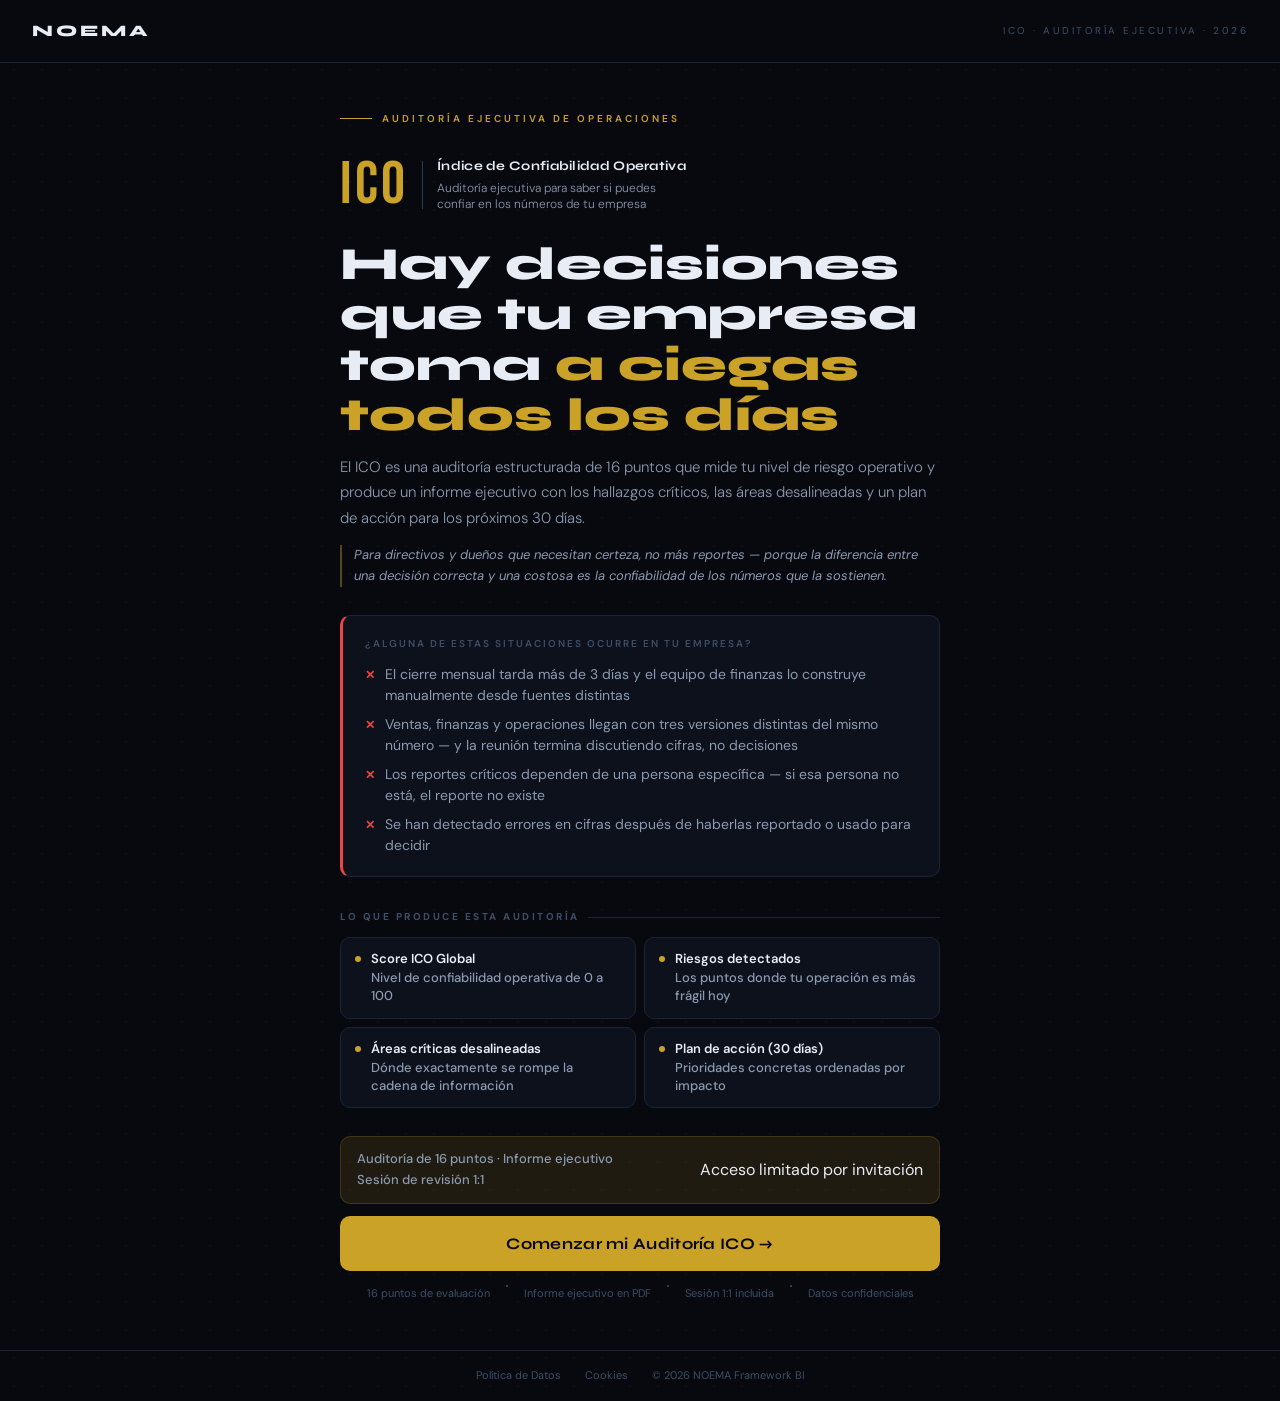
<file: productos/bi/diagnostico-ico/index.html>
<!DOCTYPE html>
<html lang="es">
<head>
    <meta charset="UTF-8">
    <meta name="viewport" content="width=device-width, initial-scale=1.0">

    <!-- Primary Meta Tags -->
    <title>ICO – Índice de Confiabilidad Operativa | NOEMA</title>
    <meta name="description" content="Auditoría ejecutiva que mide el nivel de riesgo silencioso en tus operaciones. Score ICO + informe con riesgos detectados y plan de acción en 30 días.">
    <link rel="canonical" href="https://noema.lat/diagnostico">

    <!-- Open Graph -->
    <meta property="og:type" content="website">
    <meta property="og:url" content="https://noema.lat/diagnostico">
    <meta property="og:title" content="ICO – Índice de Confiabilidad Operativa | NOEMA">
    <meta property="og:description" content="¿Cuánto te está costando operar con números en los que no puedes confiar? Auditoría ejecutiva con informe de riesgos y plan de acción.">
    <meta property="og:image" content="https://noema.lat/img/og-noema.png">

    <!-- Twitter -->
    <meta name="twitter:card" content="summary_large_image">
    <meta name="twitter:url" content="https://noema.lat/diagnostico">
    <meta name="twitter:title" content="ICO – Índice de Confiabilidad Operativa | NOEMA">
    <meta name="twitter:description" content="¿Cuánto te está costando operar con números en los que no puedes confiar?">
    <meta name="twitter:image" content="https://noema.lat/img/og-noema.png">

    <!-- Favicon -->
    <link rel="icon" type="image/svg+xml" href="/favicon.svg">
    <link rel="alternate icon" href="/favicon.png">

    <!-- Google Analytics 4 -->
    <script async src="https://www.googletagmanager.com/gtag/js?id=G-XXXXXXXXXX"></script>
    <script>
        window.dataLayer = window.dataLayer || [];
        function gtag(){dataLayer.push(arguments);}
        gtag('js', new Date());
        gtag('config', 'G-XXXXXXXXXX');
    </script>

    <!-- Meta Pixel -->
    <script>
        !function(f,b,e,v,n,t,s){if(f.fbq)return;n=f.fbq=function(){n.callMethod?
        n.callMethod.apply(n,arguments):n.queue.push(arguments)};if(!f._fbq)f._fbq=n;
        n.push=n;n.loaded=!0;n.version='2.0';n.queue=[];t=b.createElement(e);t.async=!0;
        t.src=v;s=b.getElementsByTagName(e)[0];s.parentNode.insertBefore(t,s)}(window,
        document,'script','https://connect.facebook.net/en_US/fbevents.js');
        fbq('init','TU_PIXEL_ID_AQUI');
        fbq('track','PageView');
    </script>

    <!-- Fonts -->
    <link rel="preconnect" href="https://fonts.googleapis.com">
    <link rel="preconnect" href="https://fonts.gstatic.com" crossorigin>
    <link href="https://fonts.googleapis.com/css2?family=Bebas+Neue&family=Syne:wght@400;600;700;800&family=DM+Sans:ital,opsz,wght@0,9..40,300;0,9..40,400;0,9..40,500;1,9..40,300&display=swap" rel="stylesheet">

    <!-- Styles -->
    <link rel="stylesheet" href="./styles/diagnostic.css">
    <style>
    /* Oculta el veredicto y el riesgo antes del formulario */
    #resultsInner .executive-card,
    #resultsInner .risk-highlight {
        display: none !important;
    }
    </style>


</head>
<body>

<!-- =============================================
     SCREEN 1 · HERO
============================================= -->
<section id="screen-hero" class="screen active">
    <div class="topbar">
        <div class="topbar-logo">NOEMA</div>
        <div class="topbar-tag">ICO · Auditoría Ejecutiva · 2026</div>
    </div>

    <div class="hero-body">
        <div class="hero-inner">

            <div class="eyebrow">
                <div class="eyebrow-line"></div>
                <div class="eyebrow-text">Auditoría Ejecutiva de Operaciones</div>
            </div>

            <div class="ico-identity">
                <div class="ico-monogram">ICO</div>
                <div class="ico-divider"></div>
                <div class="ico-meta">
                    <div class="ico-meta-title">Índice de Confiabilidad Operativa</div>
                    <div class="ico-meta-sub">Auditoría ejecutiva para saber si puedes<br>confiar en los números de tu empresa</div>
                </div>
            </div>

            <h1 class="hero-h1">
                Hay decisiones que tu empresa<br>
                toma <em>a ciegas todos los días</em>
            </h1>

            <p class="hero-sub">
                El ICO es una auditoría estructurada de 16 puntos que mide tu nivel de
                riesgo operativo y produce un informe ejecutivo con los hallazgos críticos,
                las áreas desalineadas y un plan de acción para los próximos 30 días.
            </p>

            <p class="hero-target">
                Para directivos y dueños que necesitan certeza, no más reportes —
                porque la diferencia entre una decisión correcta y una costosa
                es la confiabilidad de los números que la sostienen.
            </p>

            <div class="pain-card">
                <div class="pain-card-label">¿Alguna de estas situaciones ocurre en tu empresa?</div>
                <div class="pain-item">
                    <span class="pain-x">✕</span>
                    <span>El cierre mensual tarda más de 3 días y el equipo de finanzas lo construye manualmente desde fuentes distintas</span>
                </div>
                <div class="pain-item">
                    <span class="pain-x">✕</span>
                    <span>Ventas, finanzas y operaciones llegan con tres versiones distintas del mismo número — y la reunión termina discutiendo cifras, no decisiones</span>
                </div>
                <div class="pain-item">
                    <span class="pain-x">✕</span>
                    <span>Los reportes críticos dependen de una persona específica — si esa persona no está, el reporte no existe</span>
                </div>
                <div class="pain-item">
                    <span class="pain-x">✕</span>
                    <span>Se han detectado errores en cifras después de haberlas reportado o usado para decidir</span>
                </div>
            </div>

            <div class="deliverable-section">
                <div class="deliverable-label">Lo que produce esta auditoría</div>
                <div class="deliverable-grid">
                    <div class="d-item">
                        <div class="d-marker"></div>
                        <div class="d-text">
                            <strong>Score ICO Global</strong>
                            Nivel de confiabilidad operativa de 0 a 100
                        </div>
                    </div>
                    <div class="d-item">
                        <div class="d-marker"></div>
                        <div class="d-text">
                            <strong>Riesgos detectados</strong>
                            Los puntos donde tu operación es más frágil hoy
                        </div>
                    </div>
                    <div class="d-item">
                        <div class="d-marker"></div>
                        <div class="d-text">
                            <strong>Áreas críticas desalineadas</strong>
                            Dónde exactamente se rompe la cadena de información
                        </div>
                    </div>
                    <div class="d-item">
                        <div class="d-marker"></div>
                        <div class="d-text">
                            <strong>Plan de acción (30 días)</strong>
                            Prioridades concretas ordenadas por impacto
                        </div>
                    </div>
                </div>
            </div>

            <div class="value-signal">
                <span class="vs-left">
                Auditoría de 16 puntos · Informe ejecutivo<br>
                Sesión de revisión 1:1
                </span>
                <div class="vs-right">
                <span class="vs-free">Acceso limitado por invitación</span>
                </div>
            </div>

            <button class="btn-gold" id="btnStart">Comenzar mi Auditoría ICO →</button>

            <div class="trust-row">
                <span class="trust-item">16 puntos de evaluación</span>
                <span class="trust-dot"></span>
                <span class="trust-item">Informe ejecutivo en PDF</span>
                <span class="trust-dot"></span>
                <span class="trust-item">Sesión 1:1 incluida</span>
                <span class="trust-dot"></span>
                <span class="trust-item">Datos confidenciales</span>
            </div>
        </div>
    </div>

    <div class="hero-footer">
        <a href="/politica-datos" class="footer-link" target="_blank">Política de Datos</a>
        <a href="/politica-cookies" class="footer-link" target="_blank">Cookies</a>
        <span class="footer-link">© 2026 NOEMA Framework BI</span>
    </div>
</section>

<!-- =============================================
     SCREEN 2 · QUESTIONS
============================================= -->
<section id="screen-questions" class="screen">
    <div class="q-topbar">
        <div class="topbar-logo">NOEMA</div>
        <div class="q-counter" id="qCounter">Pregunta 1 de 16</div>
    </div>

    <div class="progress-track">
        <div class="progress-dashes" id="progressDashes"></div>
    </div>

    <div class="q-body">
        <div class="q-card" id="qCard">
            <div class="q-section-tag">
                <div class="q-section-dash"></div>
                <div class="q-section-name" id="qSection">—</div>
            </div>
            <span class="q-big-num" id="qNum">01</span>
            <h2 class="q-text" id="qText"></h2>
            <div class="opts-list" id="optsList"></div>
            <div class="q-nav">
                <button class="btn-prev" id="btnPrev" style="display:none">← Anterior</button>
                <button class="btn-next" id="btnNext" disabled>Siguiente →</button>
            </div>
        </div>
    </div>
</section>

<!-- =============================================
     SCREEN 3 · CALCULATING
============================================= -->
<section id="screen-calculating" class="screen">
    <div class="topbar">
        <div class="topbar-logo">NOEMA</div>
        <div class="topbar-tag">Procesando resultados</div>
    </div>
    <div class="calc-body">
        <div class="calc-inner">
            <span class="calc-ico-mark">ICO</span>
            <div class="calc-track">
                <div class="calc-fill" id="calcFill"></div>
            </div>
            <div class="calc-label" id="calcLabel">Analizando respuestas...</div>
        </div>
    </div>
</section>

<!-- =============================================
     SCREEN 4 · RESULTS
============================================= -->
<section id="screen-results" class="screen">
    <div class="topbar">
        <div class="topbar-logo">NOEMA · ICO</div>
        <div class="topbar-tag">Informe Ejecutivo</div>
    </div>
    <div class="results-body">
        <div class="results-inner" id="resultsInner"></div>
    </div>
</section>


<!-- =============================================
     SCREEN 6 · THANK YOU
============================================= -->
<section id="screen-thanks" class="screen">
    <div class="topbar">
        <div class="topbar-logo">NOEMA</div>
    </div>
    <div class="thanks-body">
        <div class="thanks-inner">
            <div class="thanks-check">✓</div>
            <h2 class="thanks-h2">Informe en producción</h2>
            <p class="thanks-msg">
                Recibimos tus respuestas. Tu Informe Ejecutivo ICO está siendo preparado
                y llegará a tu correo en los próximos minutos. Un asesor NOEMA
                se pondrá en contacto para coordinar la sesión de revisión.
            </p>
            <div class="next-steps">
                <div class="ns-label">Próximos pasos</div>
                <div class="ns-row">
                    <div class="ns-num">1</div>
                    <div class="ns-txt">Revisa tu bandeja de entrada — incluyendo spam y promociones</div>
                </div>
                <div class="ns-row">
                    <div class="ns-num">2</div>
                    <div class="ns-txt">Comparte el informe con tu equipo directivo antes de la sesión de revisión</div>
                </div>
                <div class="ns-row">
                    <div class="ns-num">3</div>
                    <div class="ns-txt">En la sesión 1:1 profundizaremos en los riesgos detectados y definiremos prioridades</div>
                </div>
            </div>
        </div>
    </div>
</section>

<!-- =============================================
     SCRIPTS — orden importa
============================================= -->
<script src="./scripts/config.js"></script>
<script src="./scripts/questions-data.js"></script>
<script src="./scripts/utm-tracker.js"></script>
<script src="./scripts/diagnostic-logic.js"></script>

</body>
</html>
</file>
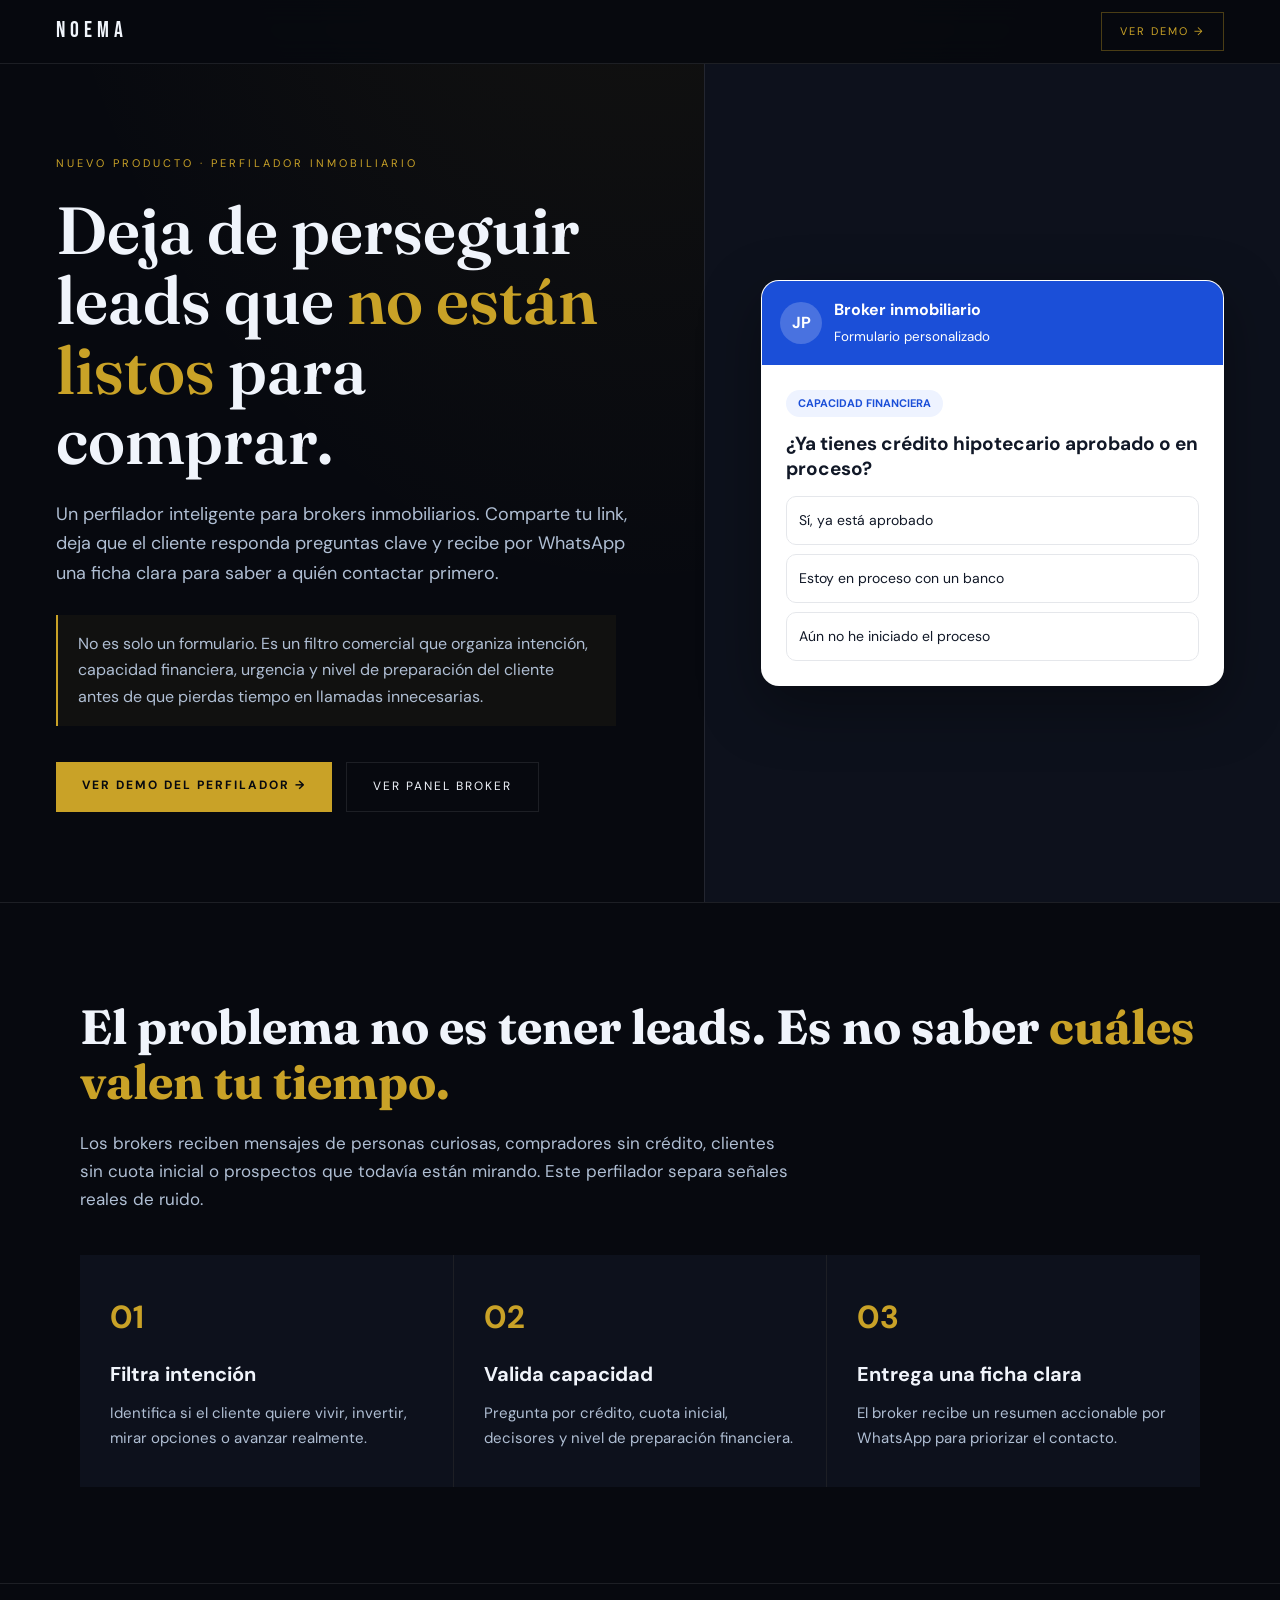
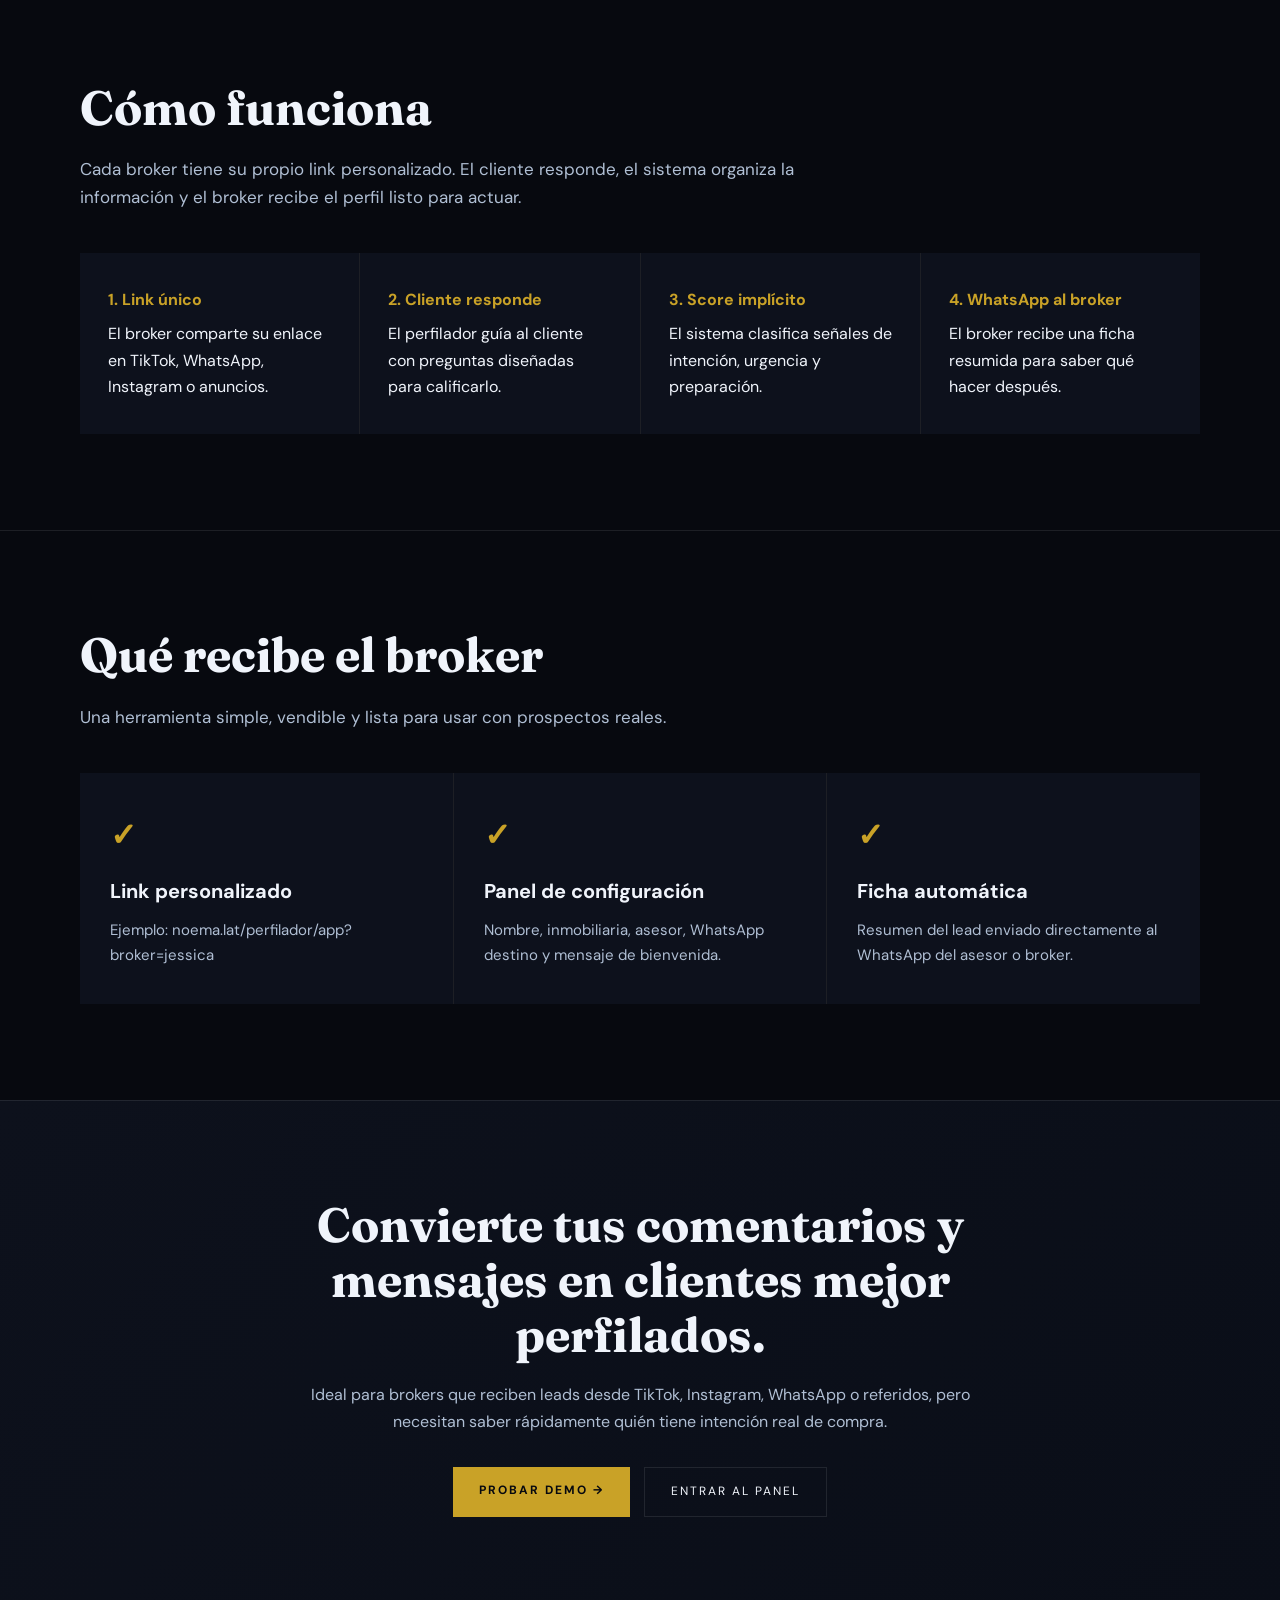
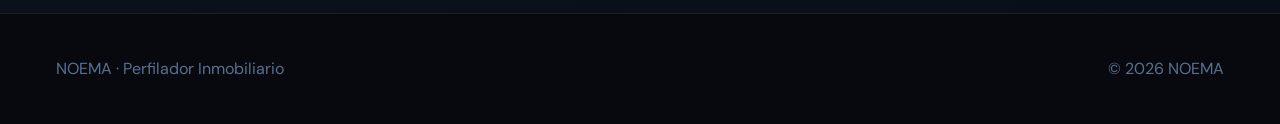
<file: productos/chatbot/perfilador/index.html>
<!DOCTYPE html>
<html lang="es">
<head>
<meta charset="UTF-8" />
<meta name="viewport" content="width=device-width, initial-scale=1.0" />
<title>Perfilador de Clientes Inmobiliarios | NOEMA</title>
<meta name="description" content="Un perfilador inteligente para brokers inmobiliarios: comparte tu link, recibe clientes calificados y prioriza los leads con mejor intención de compra.">
<link rel="canonical" href="https://noema.lat/perfilador">
<link rel="icon" type="image/svg+xml" href="/favicon.svg">

<link rel="preconnect" href="https://fonts.googleapis.com">
<link rel="preconnect" href="https://fonts.gstatic.com" crossorigin>
<link href="https://fonts.googleapis.com/css2?family=Fraunces:ital,opsz,wght@0,9..144,600;1,9..144,700&family=DM+Sans:wght@300;400;500;600;700&family=Bebas+Neue&display=swap" rel="stylesheet">

<style>
:root{
  --bg:#07090f;
  --s1:#0d111c;
  --s2:#111826;
  --bd:rgba(255,255,255,.09);
  --gold:#c9a227;
  --text:#f0f4fb;
  --muted:#b0bfd4;
  --soft:#5a7090;
  --blue:#4F7BF7;
}
*{box-sizing:border-box;margin:0;padding:0}
body{
  font-family:'DM Sans',sans-serif;
  background:var(--bg);
  color:var(--text);
  line-height:1.65;
  background-image:radial-gradient(ellipse 70% 40% at 50% -10%,rgba(201,162,39,.08),transparent 70%);
}
a{text-decoration:none;color:inherit}
nav{
  height:64px;
  padding:0 56px;
  display:flex;
  align-items:center;
  justify-content:space-between;
  border-bottom:1px solid var(--bd);
  background:rgba(7,9,15,.92);
  position:fixed;
  top:0;left:0;right:0;
  z-index:20;
  backdrop-filter:blur(14px);
}
.logo{
  font-family:'Bebas Neue',sans-serif;
  letter-spacing:5px;
  font-size:22px;
}
.nav-cta{
  border:1px solid rgba(201,162,39,.35);
  color:var(--gold);
  padding:9px 18px;
  font-size:11px;
  text-transform:uppercase;
  letter-spacing:2px;
}
.hero{
  min-height:100vh;
  display:grid;
  grid-template-columns:1.1fr .9fr;
  padding-top:64px;
}
.hero-left{
  padding:90px 56px;
  display:flex;
  flex-direction:column;
  justify-content:center;
}
.hero-right{
  background:var(--s1);
  border-left:1px solid var(--bd);
  padding:90px 56px;
  display:flex;
  flex-direction:column;
  justify-content:center;
}
.eyebrow{
  font-size:11px;
  text-transform:uppercase;
  letter-spacing:3px;
  color:var(--gold);
  margin-bottom:24px;
}
h1{
  font-family:'Fraunces',serif;
  font-size:clamp(42px,5.2vw,72px);
  line-height:1.05;
  font-weight:600;
  margin-bottom:24px;
}
h1 span{color:var(--gold)}
.hero-p{
  font-size:18px;
  color:var(--muted);
  max-width:590px;
  margin-bottom:26px;
}
.hero-box{
  border-left:2px solid var(--gold);
  background:rgba(201,162,39,.05);
  padding:16px 20px;
  color:var(--muted);
  max-width:560px;
  margin-bottom:36px;
}
.actions{display:flex;gap:14px;flex-wrap:wrap}
.btn-primary{
  background:var(--gold);
  color:#07090f;
  padding:14px 26px;
  font-size:12px;
  text-transform:uppercase;
  letter-spacing:2px;
  font-weight:700;
}
.btn-secondary{
  border:1px solid var(--bd);
  padding:14px 26px;
  font-size:12px;
  text-transform:uppercase;
  letter-spacing:2px;
  color:var(--text);
}
.mock{
  border:1px solid var(--bd);
  background:#fff;
  color:#111827;
  border-radius:18px;
  overflow:hidden;
  box-shadow:0 20px 60px rgba(0,0,0,.35);
}
.mock-top{
  background:#1B4FD8;
  color:#fff;
  padding:16px 18px;
  display:flex;
  align-items:center;
  gap:12px;
}
.avatar{
  width:42px;height:42px;border-radius:50%;
  background:rgba(255,255,255,.2);
  display:flex;align-items:center;justify-content:center;
  font-weight:700;
}
.mock-body{padding:24px}
.pill{
  display:inline-block;
  background:#EEF3FF;
  color:#1B4FD8;
  padding:4px 12px;
  border-radius:20px;
  font-size:11px;
  font-weight:700;
  text-transform:uppercase;
  margin-bottom:14px;
}
.mock-q{
  font-size:19px;
  font-weight:700;
  line-height:1.35;
  margin-bottom:14px;
}
.mock-option{
  border:1px solid #E5E7EB;
  border-radius:10px;
  padding:12px;
  margin-top:9px;
  font-size:14px;
}
.section{
  padding:96px 56px;
  border-top:1px solid var(--bd);
}
.section-inner{
  max-width:1120px;
  margin:0 auto;
}
.section h2{
  font-family:'Fraunces',serif;
  font-size:clamp(30px,4vw,48px);
  line-height:1.15;
  margin-bottom:20px;
}
.section h2 span{color:var(--gold)}
.section-p{
  color:var(--muted);
  font-size:17px;
  max-width:720px;
  margin-bottom:42px;
}
.grid-3{
  display:grid;
  grid-template-columns:repeat(3,1fr);
  gap:1px;
  background:var(--bd);
}
.card{
  background:var(--s1);
  padding:36px 30px;
}
.card-num{
  color:var(--gold);
  font-size:32px;
  font-weight:700;
  margin-bottom:14px;
}
.card h3{
  font-size:20px;
  margin-bottom:10px;
}
.card p{
  color:var(--muted);
  font-size:15px;
}
.steps{
  display:grid;
  grid-template-columns:repeat(4,1fr);
  gap:1px;
  background:var(--bd);
}
.step{
  background:var(--s1);
  padding:34px 28px;
}
.step strong{
  display:block;
  color:var(--gold);
  margin-bottom:8px;
}
.cta{
  background:linear-gradient(135deg,var(--s1),#0a0e18);
  text-align:center;
}
.cta h2{
  max-width:760px;
  margin:0 auto 20px;
}
.cta p{
  color:var(--muted);
  max-width:660px;
  margin:0 auto 32px;
}
footer{
  padding:42px 56px;
  border-top:1px solid var(--bd);
  color:var(--soft);
  display:flex;
  justify-content:space-between;
  flex-wrap:wrap;
  gap:20px;
}
@media(max-width:900px){
  nav{padding:0 24px}
  .hero{grid-template-columns:1fr}
  .hero-left,.hero-right{padding:80px 24px}
  .hero-right{border-left:none;border-top:1px solid var(--bd)}
  .section{padding:72px 24px}
  .grid-3,.steps{grid-template-columns:1fr}
  footer{padding:36px 24px}
}
</style>
</head>

<body>

<nav>
  <a href="/" class="logo">NOEMA</a>
  <a href="/perfilador/app?broker=demo" class="nav-cta">Ver demo →</a>
</nav>

<section class="hero">
  <div class="hero-left">
    <div class="eyebrow">Nuevo producto · Perfilador inmobiliario</div>
    <h1>Deja de perseguir leads que <span>no están listos</span> para comprar.</h1>
    <p class="hero-p">
      Un perfilador inteligente para brokers inmobiliarios. Comparte tu link, deja que el cliente responda preguntas clave y recibe por WhatsApp una ficha clara para saber a quién contactar primero.
    </p>
    <div class="hero-box">
      No es solo un formulario. Es un filtro comercial que organiza intención, capacidad financiera, urgencia y nivel de preparación del cliente antes de que pierdas tiempo en llamadas innecesarias.
    </div>
    <div class="actions">
      <a href="/perfilador/app?broker=demo" class="btn-primary">Ver demo del perfilador →</a>
      <a href="/perfilador/admin" class="btn-secondary">Ver panel broker</a>
    </div>
  </div>

  <div class="hero-right">
    <div class="mock">
      <div class="mock-top">
        <div class="avatar">JP</div>
        <div>
          <strong>Broker inmobiliario</strong><br>
          <small>Formulario personalizado</small>
        </div>
      </div>
      <div class="mock-body">
        <div class="pill">Capacidad financiera</div>
        <div class="mock-q">¿Ya tienes crédito hipotecario aprobado o en proceso?</div>
        <div class="mock-option">Sí, ya está aprobado</div>
        <div class="mock-option">Estoy en proceso con un banco</div>
        <div class="mock-option">Aún no he iniciado el proceso</div>
      </div>
    </div>
  </div>
</section>

<section class="section">
  <div class="section-inner">
    <h2>El problema no es tener leads. Es no saber <span>cuáles valen tu tiempo.</span></h2>
    <p class="section-p">
      Los brokers reciben mensajes de personas curiosas, compradores sin crédito, clientes sin cuota inicial o prospectos que todavía están mirando. Este perfilador separa señales reales de ruido.
    </p>

    <div class="grid-3">
      <div class="card">
        <div class="card-num">01</div>
        <h3>Filtra intención</h3>
        <p>Identifica si el cliente quiere vivir, invertir, mirar opciones o avanzar realmente.</p>
      </div>
      <div class="card">
        <div class="card-num">02</div>
        <h3>Valida capacidad</h3>
        <p>Pregunta por crédito, cuota inicial, decisores y nivel de preparación financiera.</p>
      </div>
      <div class="card">
        <div class="card-num">03</div>
        <h3>Entrega una ficha clara</h3>
        <p>El broker recibe un resumen accionable por WhatsApp para priorizar el contacto.</p>
      </div>
    </div>
  </div>
</section>

<section class="section">
  <div class="section-inner">
    <h2>Cómo funciona</h2>
    <p class="section-p">
      Cada broker tiene su propio link personalizado. El cliente responde, el sistema organiza la información y el broker recibe el perfil listo para actuar.
    </p>

    <div class="steps">
      <div class="step">
        <strong>1. Link único</strong>
        El broker comparte su enlace en TikTok, WhatsApp, Instagram o anuncios.
      </div>
      <div class="step">
        <strong>2. Cliente responde</strong>
        El perfilador guía al cliente con preguntas diseñadas para calificarlo.
      </div>
      <div class="step">
        <strong>3. Score implícito</strong>
        El sistema clasifica señales de intención, urgencia y preparación.
      </div>
      <div class="step">
        <strong>4. WhatsApp al broker</strong>
        El broker recibe una ficha resumida para saber qué hacer después.
      </div>
    </div>
  </div>
</section>

<section class="section">
  <div class="section-inner">
    <h2>Qué recibe el broker</h2>
    <p class="section-p">
      Una herramienta simple, vendible y lista para usar con prospectos reales.
    </p>

    <div class="grid-3">
      <div class="card">
        <div class="card-num">✓</div>
        <h3>Link personalizado</h3>
        <p>Ejemplo: noema.lat/perfilador/app?broker=jessica</p>
      </div>
      <div class="card">
        <div class="card-num">✓</div>
        <h3>Panel de configuración</h3>
        <p>Nombre, inmobiliaria, asesor, WhatsApp destino y mensaje de bienvenida.</p>
      </div>
      <div class="card">
        <div class="card-num">✓</div>
        <h3>Ficha automática</h3>
        <p>Resumen del lead enviado directamente al WhatsApp del asesor o broker.</p>
      </div>
    </div>
  </div>
</section>

<section class="section cta">
  <div class="section-inner">
    <h2>Convierte tus comentarios y mensajes en clientes mejor perfilados.</h2>
    <p>
      Ideal para brokers que reciben leads desde TikTok, Instagram, WhatsApp o referidos, pero necesitan saber rápidamente quién tiene intención real de compra.
    </p>
    <div class="actions" style="justify-content:center">
      <a href="/perfilador/app?broker=demo" class="btn-primary">Probar demo →</a>
      <a href="/perfilador/admin" class="btn-secondary">Entrar al panel</a>
    </div>
  </div>
</section>

<footer>
  <div>NOEMA · Perfilador Inmobiliario</div>
  <div>© 2026 NOEMA</div>
</footer>

</body>
</html>
</file>
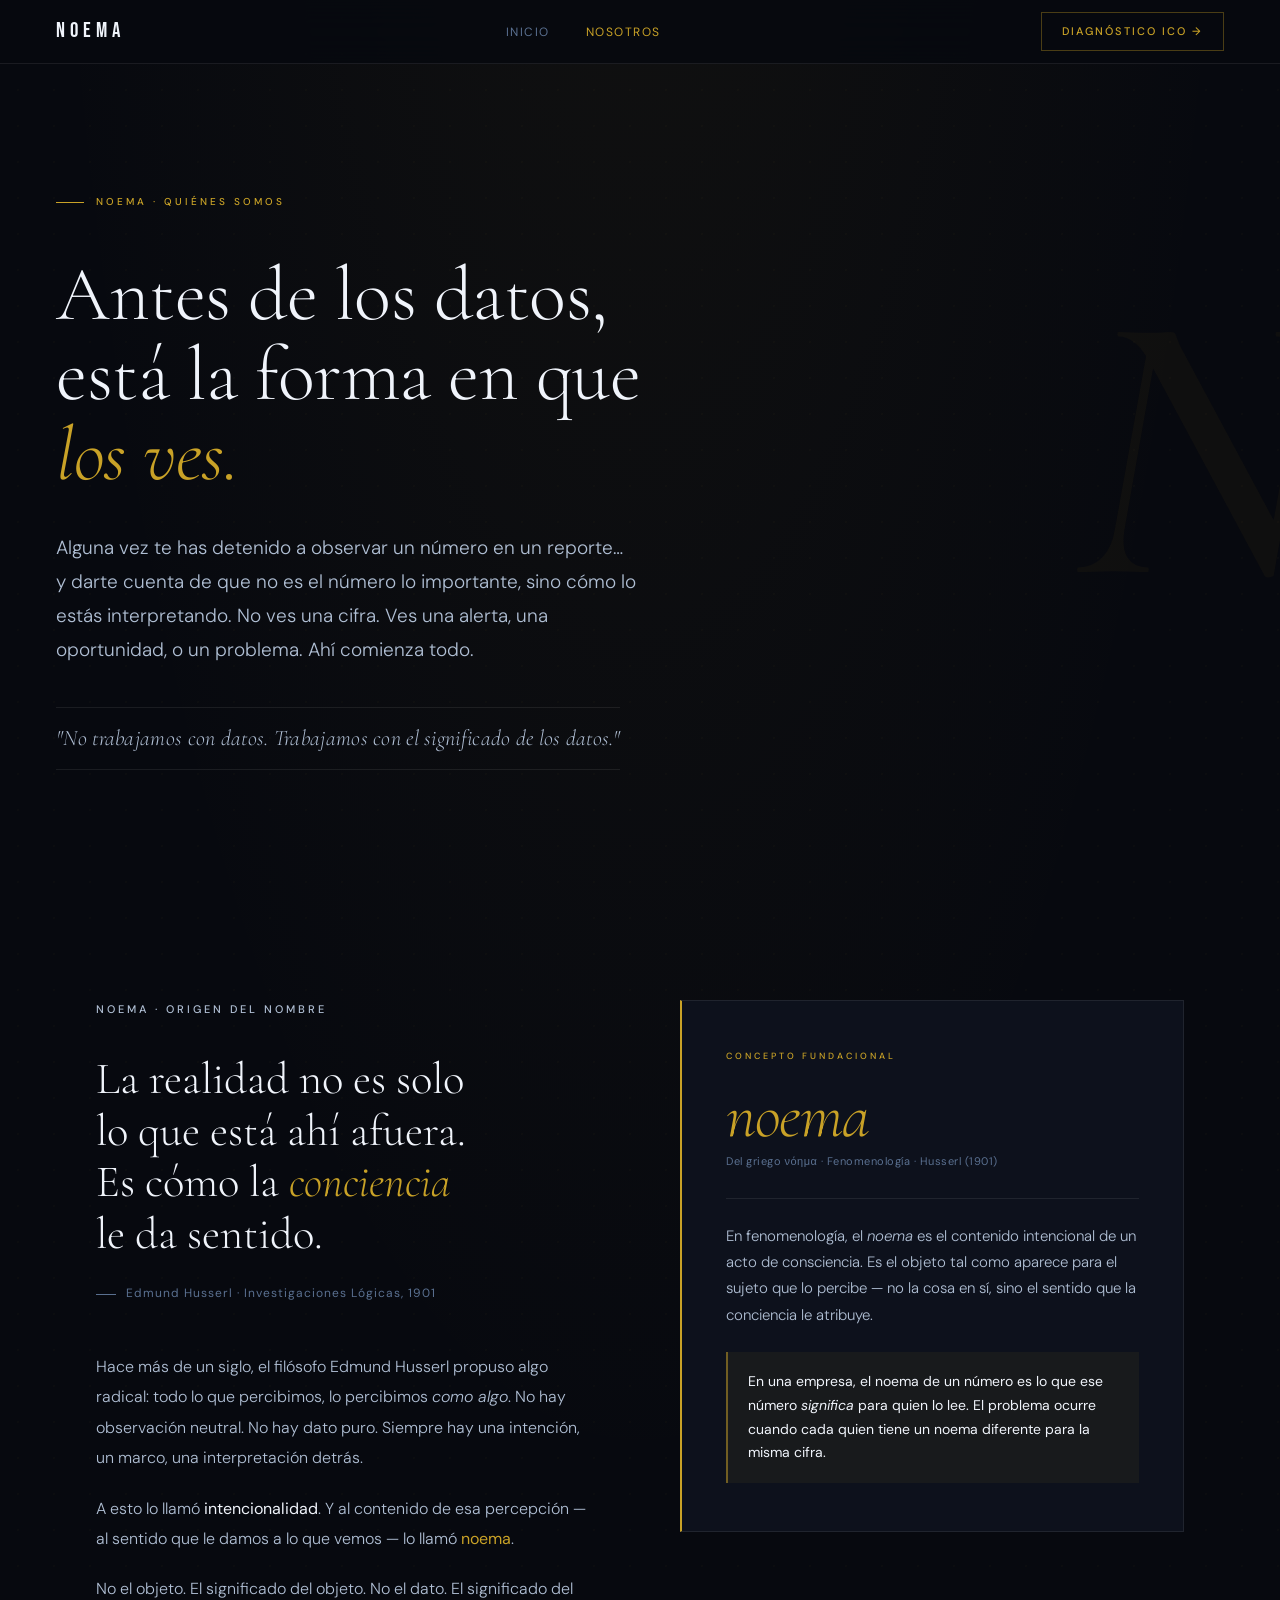
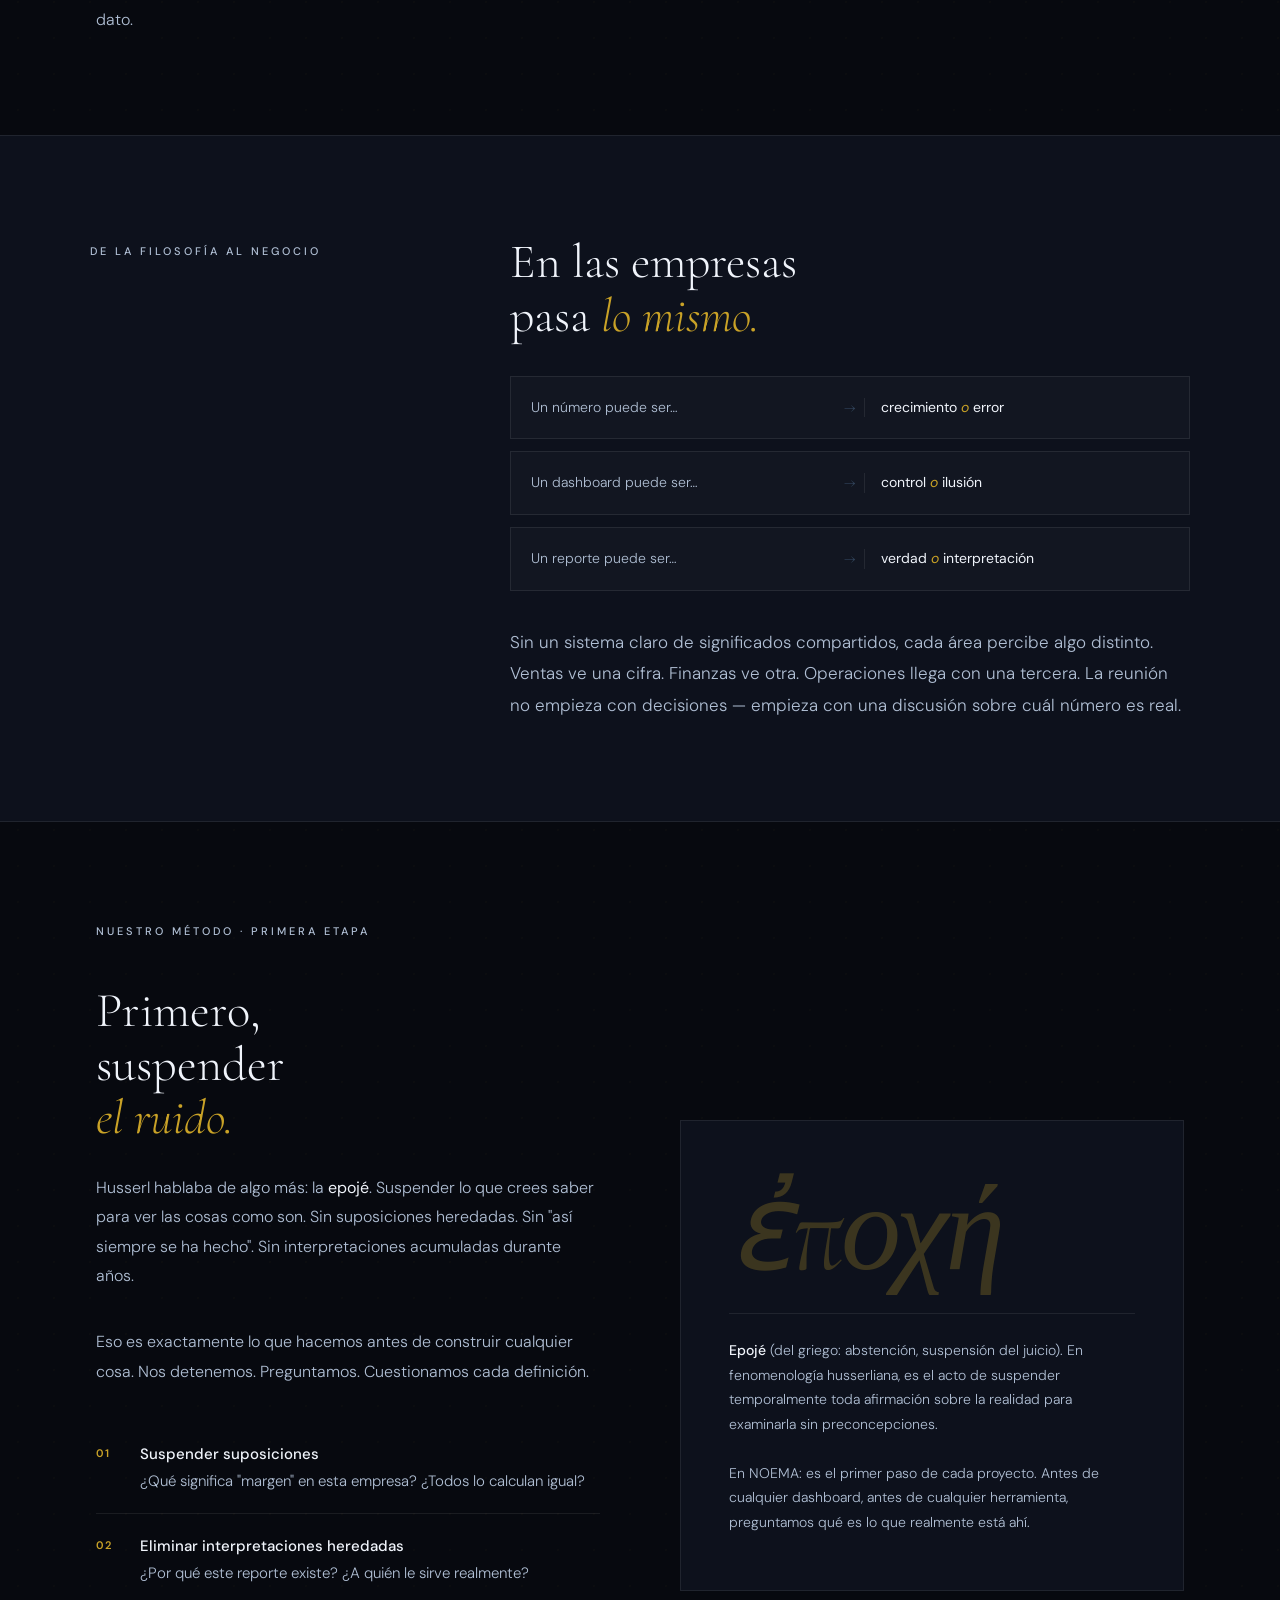
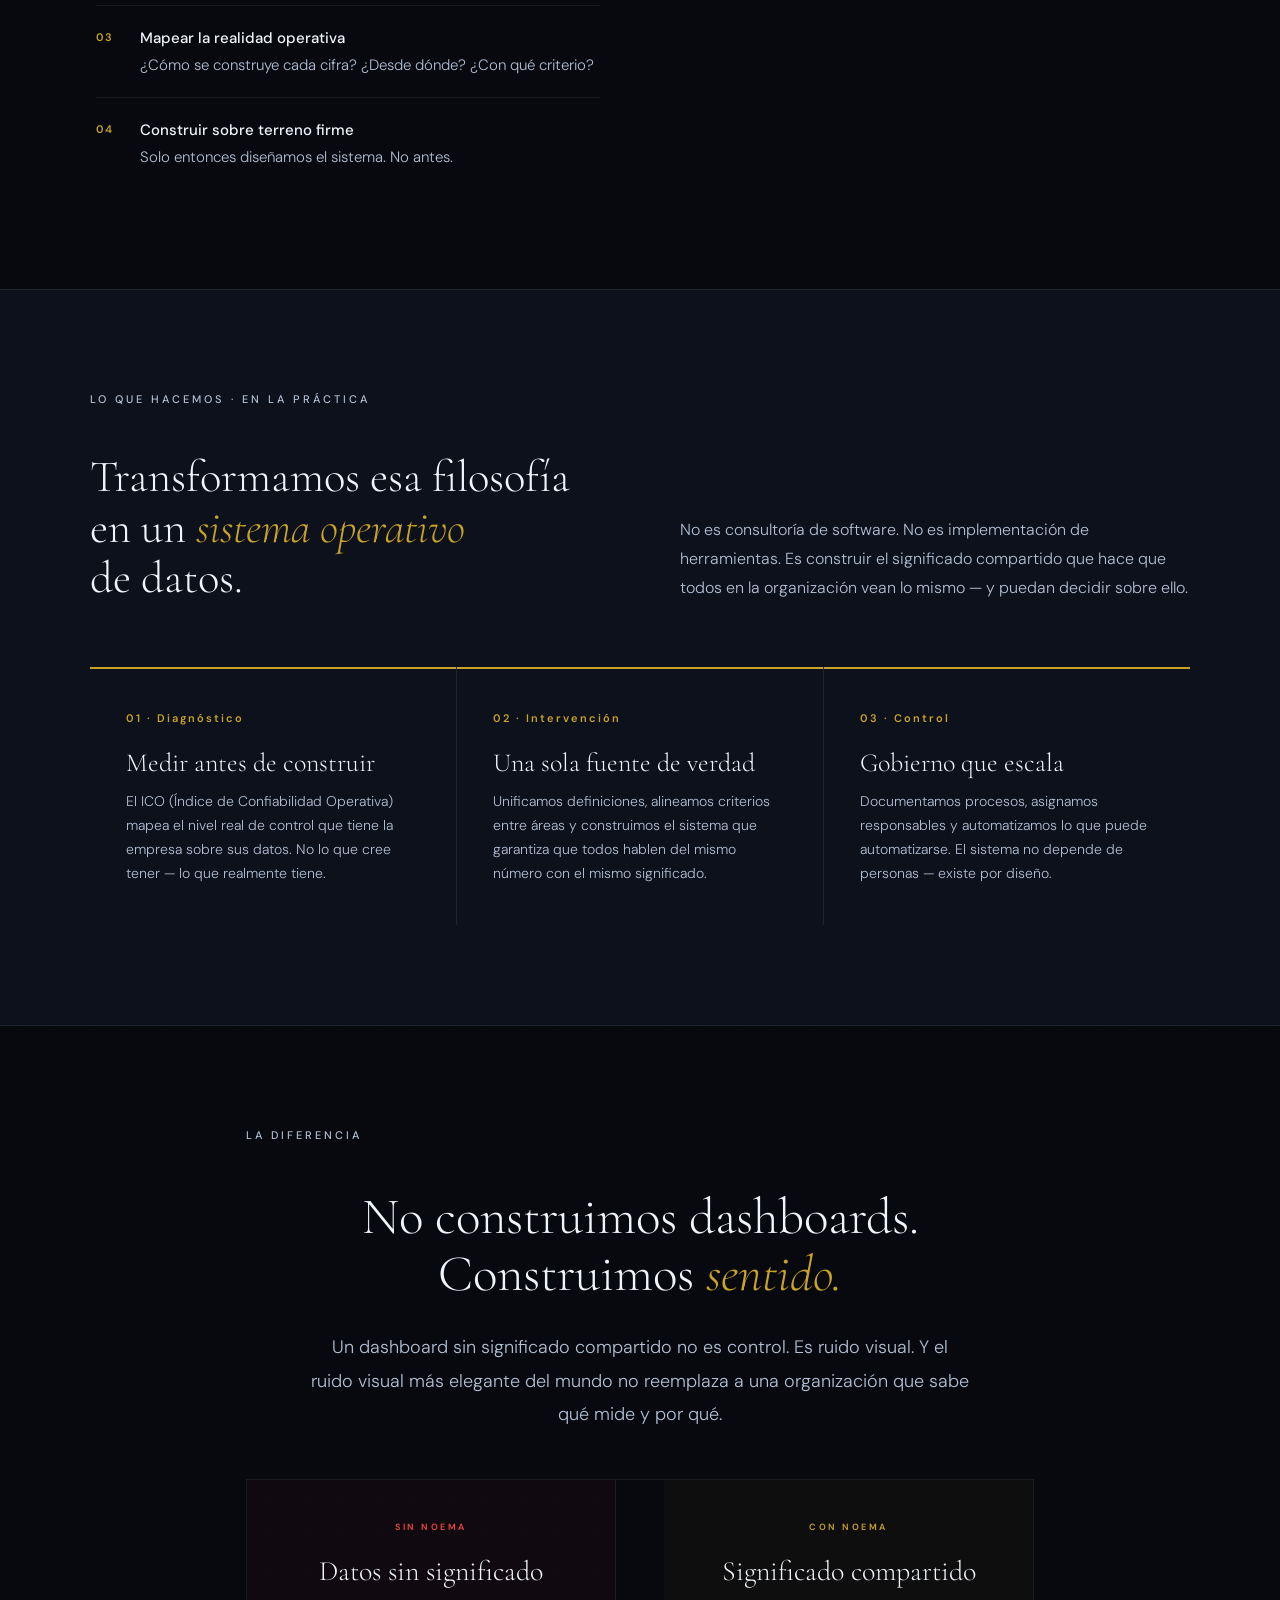
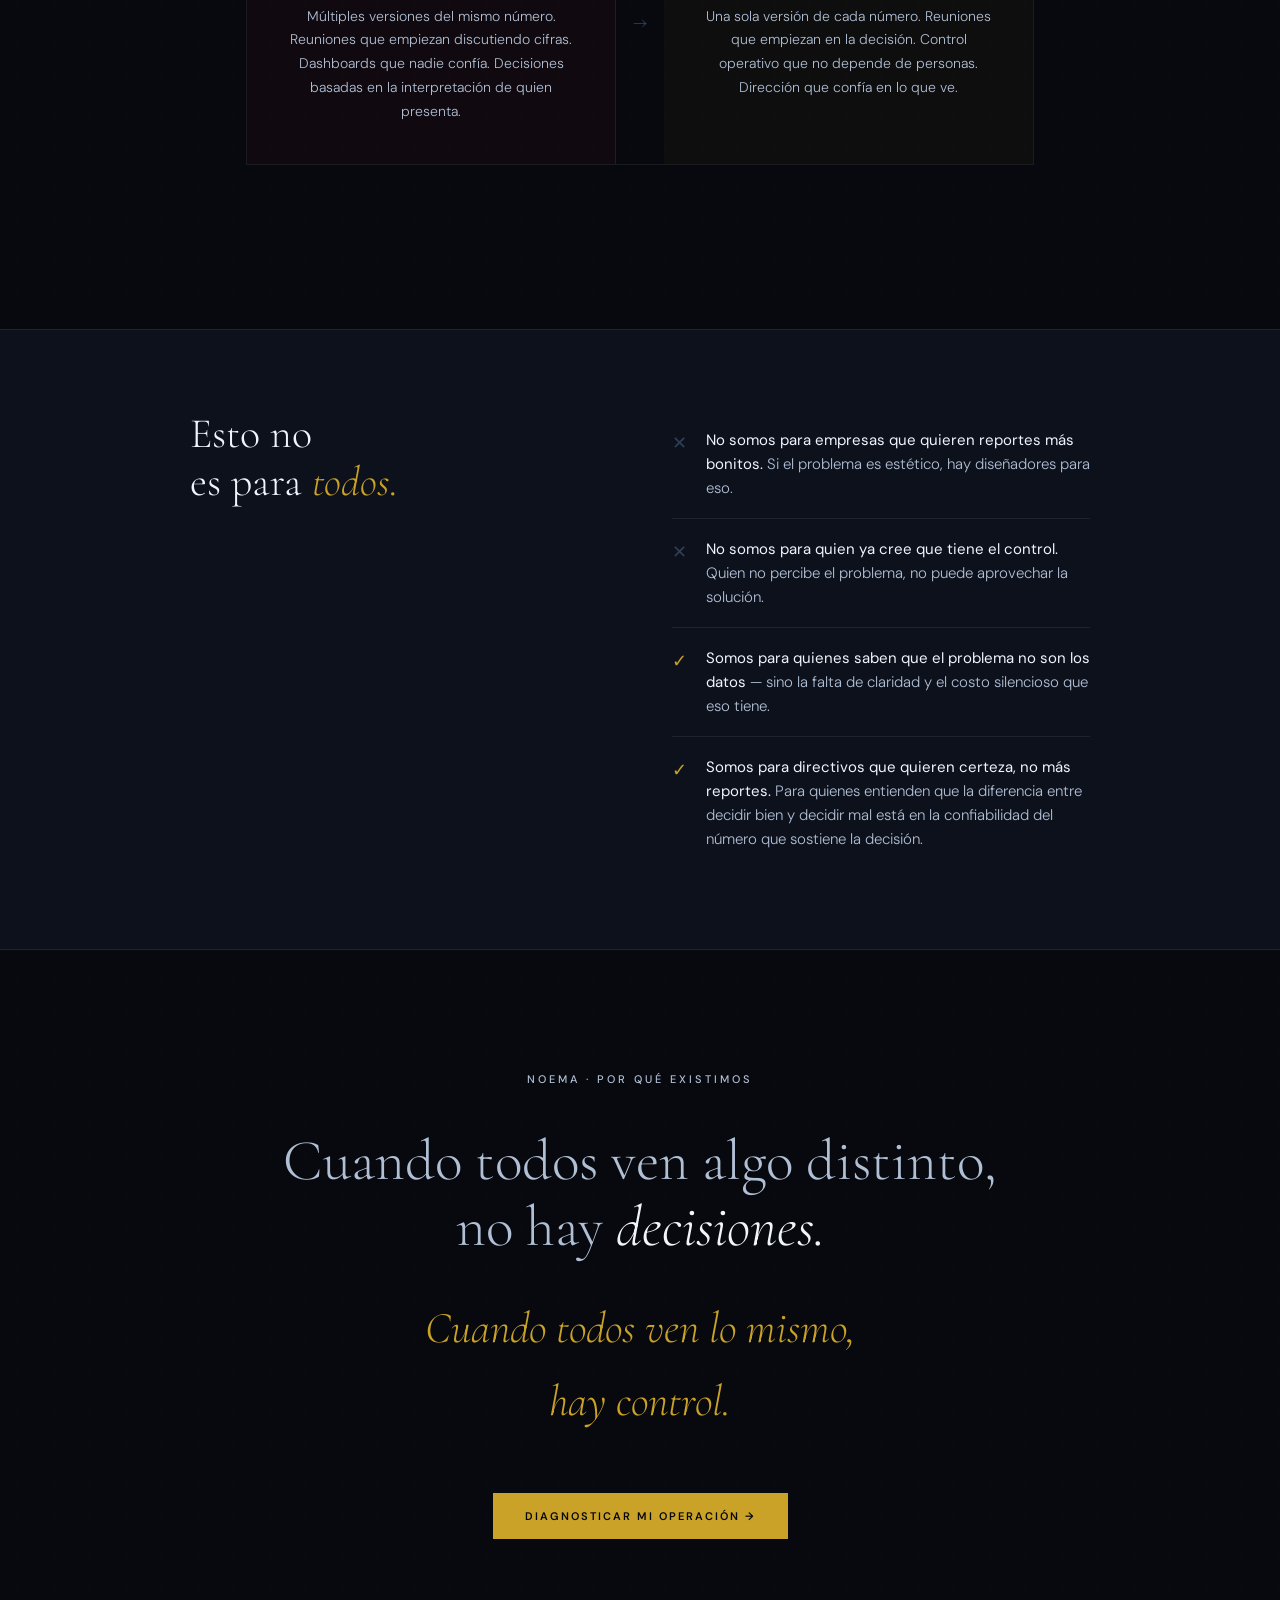
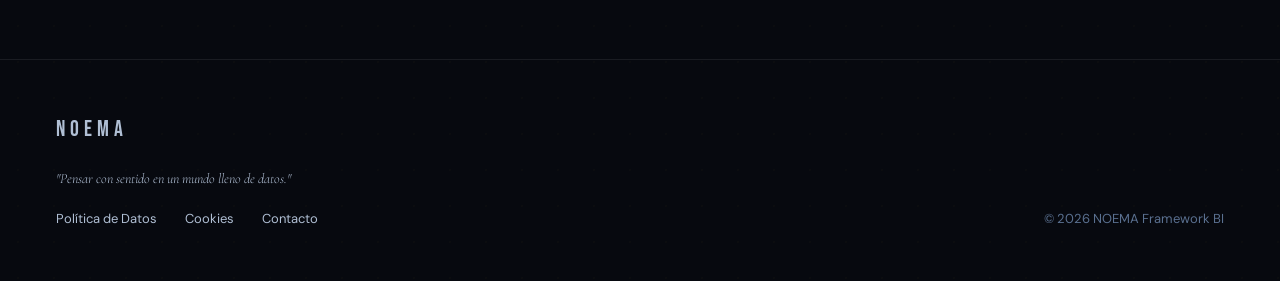
<file: nosotros.html>
<!DOCTYPE html>
<html lang="es">
<head>
<meta charset="UTF-8">
<meta name="viewport" content="width=device-width, initial-scale=1.0">
<title>Nosotros — NOEMA Framework BI</title>
<meta name="description" content="No trabajamos con datos. Trabajamos con el significado de los datos.">
<link rel="canonical" href="https://noema.lat/nosotros">
<link rel="icon" type="image/svg+xml" href="/favicon.svg">
<script async src="https://www.googletagmanager.com/gtag/js?id=G-XXXXXXXXXX"></script>
<script>window.dataLayer=window.dataLayer||[];function gtag(){dataLayer.push(arguments);}gtag('js',new Date());gtag('config','G-XXXXXXXXXX');</script>
<link rel="preconnect" href="https://fonts.googleapis.com">
<link rel="preconnect" href="https://fonts.gstatic.com" crossorigin>
<link href="https://fonts.googleapis.com/css2?family=Cormorant+Garamond:ital,wght@0,300;0,400;0,600;1,300;1,400;1,600&family=DM+Sans:wght@300;400;500;600&family=Bebas+Neue&display=swap" rel="stylesheet">
<style>
:root{--bg:#07090f;--s1:#0d111c;--s2:#111826;--bd:rgba(255,255,255,0.08);--bdh:rgba(255,255,255,0.16);--gold:#c9a227;--gd:rgba(201,162,39,0.10);--tx:#f0f4fb;--t2:#b0bfd4;--t3:#5a7090;--t4:#2e3f55}
*,*::before,*::after{box-sizing:border-box;margin:0;padding:0}
html{scroll-behavior:smooth}
body{font-family:'DM Sans',sans-serif;background:var(--bg);color:var(--tx);overflow-x:hidden;line-height:1.65;background-image:radial-gradient(ellipse 70% 45% at 50% -8%,rgba(201,162,39,.06) 0%,transparent 68%),radial-gradient(circle,rgba(201,162,39,.025) 1px,transparent 1px);background-size:100% 100%,36px 36px}
::selection{background:var(--gold);color:#06080d}
nav{position:fixed;top:0;left:0;right:0;z-index:100;display:flex;justify-content:space-between;align-items:center;padding:0 56px;height:64px;border-bottom:1px solid var(--bd);background:rgba(7,9,15,.92);backdrop-filter:blur(16px)}
.nav-logo{font-family:'Bebas Neue',sans-serif;font-size:21px;letter-spacing:5px;color:var(--tx);text-decoration:none}
.nav-links{display:flex;gap:36px;list-style:none}
.nav-links a{font-size:12px;font-weight:400;letter-spacing:1.5px;text-transform:uppercase;color:var(--t3);text-decoration:none;transition:color .18s}
.nav-links a:hover{color:var(--tx)}
.nav-links a.active{color:var(--gold)}
.nav-cta{font-size:11px;font-weight:500;letter-spacing:2px;text-transform:uppercase;color:var(--gold);text-decoration:none;padding:9px 20px;border:1px solid rgba(201,162,39,.35);transition:all .18s}
.nav-cta:hover{background:var(--gd);border-color:var(--gold)}
.btn-gold{display:inline-block;padding:14px 32px;background:var(--gold);color:#06080d;font-size:11px;font-weight:600;letter-spacing:2px;text-transform:uppercase;text-decoration:none;transition:all .18s;font-family:'DM Sans',sans-serif}
.btn-gold:hover{background:#d9b236}
.btn-ghost{display:inline-block;padding:14px 32px;background:transparent;color:var(--tx);border:1px solid var(--bdh);font-size:11px;font-weight:500;letter-spacing:2px;text-transform:uppercase;text-decoration:none;transition:all .18s;font-family:'DM Sans',sans-serif}
.btn-ghost:hover{border-color:rgba(255,255,255,.3);background:rgba(255,255,255,.04)}
.hero{min-height:100vh;padding-top:64px;display:flex;flex-direction:column;justify-content:center;padding-left:56px;padding-right:56px;position:relative;overflow:hidden}
.hero-bg-glyph{position:absolute;right:-40px;top:50%;transform:translateY(-50%);font-family:'Cormorant Garamond',serif;font-size:clamp(280px,30vw,480px);font-weight:600;font-style:italic;color:rgba(201,162,39,.04);line-height:1;pointer-events:none;user-select:none;letter-spacing:-8px}
.hero-inner{max-width:720px;position:relative;z-index:1}
.hero-eyebrow{display:flex;align-items:center;gap:12px;margin-bottom:44px}
.eyebrow-line{width:28px;height:1px;background:var(--gold);flex-shrink:0}
.eyebrow-text{font-size:10px;font-weight:500;letter-spacing:3px;text-transform:uppercase;color:var(--gold)}
.hero-h1{font-family:'Cormorant Garamond',serif;font-size:clamp(44px,6vw,80px);font-weight:300;line-height:1.04;letter-spacing:-.5px;color:var(--tx);margin-bottom:36px}
.hero-h1 em{font-style:italic;color:var(--gold)}
.hero-lead{font-size:19px;font-weight:300;color:var(--t2);line-height:1.8;max-width:580px;margin-bottom:40px}
.hero-tagline{display:inline-block;font-family:'Cormorant Garamond',serif;font-size:22px;font-weight:300;font-style:italic;color:var(--t2);padding:12px 0;border-top:1px solid var(--bd);border-bottom:1px solid var(--bd);letter-spacing:.3px}
.sect-label{font-size:11px;font-weight:500;letter-spacing:3px;text-transform:uppercase;color:var(--t2);margin-bottom:44px}
.pheno{display:grid;grid-template-columns:1fr 1fr;gap:80px;align-items:start;padding:100px 56px;max-width:1200px;margin:0 auto}
.pheno-pre{font-size:11px;font-weight:500;letter-spacing:3px;text-transform:uppercase;color:var(--t2);margin-bottom:36px}
.pheno-quote{font-family:'Cormorant Garamond',serif;font-size:clamp(28px,3.5vw,48px);font-weight:300;line-height:1.15;color:var(--tx);margin-bottom:24px}
.pheno-quote em{font-style:italic;color:var(--gold)}
.pheno-attr{font-size:12px;font-weight:400;letter-spacing:1px;color:var(--t3);margin-bottom:48px;display:flex;align-items:center;gap:10px}
.pheno-attr::before{content:'';width:20px;height:1px;background:var(--t3)}
.pheno-body{font-size:16px;font-weight:300;color:var(--t2);line-height:1.9}
.pheno-right{padding:48px 44px;background:var(--s1);border:1px solid var(--bd);border-left:2px solid var(--gold);position:sticky;top:80px}
.concept-title{font-size:9px;font-weight:500;letter-spacing:3px;text-transform:uppercase;color:var(--gold);margin-bottom:20px}
.concept-word{font-family:'Cormorant Garamond',serif;font-size:64px;font-weight:300;font-style:italic;color:var(--gold);line-height:1;margin-bottom:4px;letter-spacing:-1px}
.concept-origin{font-size:11px;font-weight:400;color:var(--t3);letter-spacing:.5px;margin-bottom:28px}
.concept-def{font-size:15px;font-weight:300;color:var(--t2);line-height:1.75;border-top:1px solid var(--bd);padding-top:24px;margin-bottom:24px}
.concept-bridge{font-size:14px;font-weight:400;color:var(--tx);line-height:1.7;padding:18px 20px;background:rgba(201,162,39,.06);border-left:2px solid rgba(201,162,39,.5)}
.turn{background:var(--s1);border-top:1px solid var(--bd);border-bottom:1px solid var(--bd);padding:100px 56px}
.turn-inner{max-width:1100px;margin:0 auto;display:grid;grid-template-columns:1fr 2fr;gap:80px;align-items:start}
.turn-label{font-size:11px;font-weight:500;letter-spacing:3px;text-transform:uppercase;color:var(--t2);padding-top:6px}
.turn-h2{font-family:'Cormorant Garamond',serif;font-size:clamp(28px,3.8vw,48px);font-weight:300;line-height:1.12;color:var(--tx);margin-bottom:32px}
.turn-h2 em{font-style:italic;color:var(--gold)}
.contrast-list{display:flex;flex-direction:column;gap:12px;margin-bottom:36px}
.contrast-row{display:grid;grid-template-columns:1fr 28px 1fr;align-items:center;padding:16px 20px;background:rgba(255,255,255,.025);border:1px solid var(--bd)}
.contrast-a{font-size:14px;font-weight:300;color:var(--t2);line-height:1.4}
.contrast-sep{font-family:'Cormorant Garamond',serif;font-size:18px;color:var(--t4);text-align:center}
.contrast-b{font-size:14px;font-weight:400;color:var(--tx);line-height:1.4;padding-left:16px;border-left:1px solid var(--bd)}
.contrast-b em{font-style:italic;color:var(--gold)}
.turn-body{font-size:17px;font-weight:300;color:var(--t2);line-height:1.85}
.epoje{padding:100px 56px;max-width:1200px;margin:0 auto}
.epoje-grid{display:grid;grid-template-columns:1fr 1fr;gap:80px;align-items:center}
.epoje-h2{font-family:'Cormorant Garamond',serif;font-size:clamp(28px,3.8vw,52px);font-weight:300;line-height:1.1;color:var(--tx);margin-bottom:28px}
.epoje-h2 em{font-style:italic;color:var(--gold)}
.epoje-body{font-size:16px;font-weight:300;color:var(--t2);line-height:1.85;margin-bottom:36px}
.epoje-steps{display:flex;flex-direction:column;gap:0}
.epoje-step{display:flex;gap:20px;align-items:flex-start;padding:20px 0;border-bottom:1px solid var(--bd)}
.epoje-step:last-child{border-bottom:none}
.step-num{font-family:'DM Sans',sans-serif;font-size:11px;font-weight:600;color:var(--gold);letter-spacing:1px;flex-shrink:0;width:24px;padding-top:2px}
.step-text{font-size:15px;font-weight:300;color:var(--t2);line-height:1.6}
.step-text strong{color:var(--tx);font-weight:500;display:block;margin-bottom:3px}
.epoje-right{display:flex;flex-direction:column;align-items:flex-start;justify-content:center;padding:56px 48px;background:var(--s1);border:1px solid var(--bd)}
.epoje-word{font-family:'Cormorant Garamond',serif;font-size:clamp(72px,10vw,120px);font-weight:300;font-style:italic;color:rgba(201,162,39,.25);line-height:.9;margin-bottom:28px;letter-spacing:-3px}
.epoje-def{font-size:14px;font-weight:300;color:var(--t2);line-height:1.75;padding-top:24px;border-top:1px solid var(--bd)}
.epoje-def strong{color:var(--tx);font-weight:500}
.method{background:var(--s1);border-top:1px solid var(--bd);border-bottom:1px solid var(--bd);padding:100px 56px}
.method-inner{max-width:1100px;margin:0 auto}
.method-header{display:grid;grid-template-columns:1fr 1fr;gap:80px;margin-bottom:64px;align-items:end}
.method-h2{font-family:'Cormorant Garamond',serif;font-size:clamp(28px,3.5vw,46px);font-weight:300;line-height:1.12;color:var(--tx)}
.method-h2 em{font-style:italic;color:var(--gold)}
.method-sub{font-size:16px;font-weight:300;color:var(--t2);line-height:1.8}
.method-grid{display:grid;grid-template-columns:repeat(3,1fr);gap:1px;background:var(--bd)}
.method-card{background:var(--s1);padding:40px 36px;border-top:2px solid var(--gold);transition:background .18s}
.method-card:hover{background:var(--s2)}
.method-num{font-family:'DM Sans',sans-serif;font-size:11px;font-weight:600;color:var(--gold);letter-spacing:2px;margin-bottom:20px}
.method-name{font-family:'Cormorant Garamond',serif;font-size:26px;font-weight:300;color:var(--tx);margin-bottom:12px;line-height:1.2}
.method-body{font-size:14px;font-weight:300;color:var(--t2);line-height:1.7}
.diff{padding:100px 56px;max-width:900px;margin:0 auto;text-align:center}
.diff-h2{font-family:'Cormorant Garamond',serif;font-size:clamp(28px,4vw,52px);font-weight:300;line-height:1.12;color:var(--tx);margin-bottom:28px}
.diff-h2 em{font-style:italic;color:var(--gold)}
.diff-body{font-size:18px;font-weight:300;color:var(--t2);line-height:1.85;margin-bottom:48px;max-width:660px;margin-left:auto;margin-right:auto}
.diff-contrast{display:grid;grid-template-columns:1fr auto 1fr;align-items:stretch;border:1px solid var(--bd);margin-bottom:64px}
.diff-col{padding:40px 36px}
.diff-col.bad{background:rgba(239,68,68,.04);border-right:1px solid var(--bd)}
.diff-col.good{background:rgba(201,162,39,.04)}
.diff-col-label{font-size:9px;font-weight:600;letter-spacing:2.5px;text-transform:uppercase;margin-bottom:20px}
.diff-col.bad .diff-col-label{color:#ef4444}
.diff-col.good .diff-col-label{color:var(--gold)}
.diff-col-title{font-family:'Cormorant Garamond',serif;font-size:28px;font-weight:300;line-height:1.2;margin-bottom:16px;color:var(--tx)}
.diff-col-body{font-size:14px;font-weight:300;color:var(--t2);line-height:1.7}
.diff-sep{display:flex;align-items:center;justify-content:center;width:48px;flex-shrink:0;font-family:'Cormorant Garamond',serif;font-size:22px;color:var(--t4)}
.filter{padding:80px 56px;background:var(--s1);border-top:1px solid var(--bd);border-bottom:1px solid var(--bd)}
.filter-inner{max-width:900px;margin:0 auto;display:grid;grid-template-columns:1fr 1fr;gap:64px;align-items:start}
.filter-h2{font-family:'Cormorant Garamond',serif;font-size:clamp(26px,3.5vw,42px);font-weight:300;line-height:1.15;color:var(--tx)}
.filter-h2 em{font-style:italic;color:var(--gold)}
.filter-right{display:flex;flex-direction:column;gap:0}
.filter-row{display:flex;gap:16px;align-items:flex-start;padding:18px 0;border-bottom:1px solid var(--bd)}
.filter-row:last-child{border-bottom:none}
.filter-mark{font-family:'DM Sans',sans-serif;font-size:18px;font-weight:300;color:var(--t4);flex-shrink:0;width:18px;padding-top:1px}
.filter-mark.yes{color:var(--gold)}
.filter-text{font-size:15px;font-weight:300;color:var(--t2);line-height:1.6}
.filter-text strong{color:var(--tx);font-weight:400}
.closing{padding:120px 56px;max-width:860px;margin:0 auto;text-align:center}
.closing-pre{font-size:11px;font-weight:500;letter-spacing:3px;text-transform:uppercase;color:var(--t2);margin-bottom:40px}
.closing-q{font-family:'Cormorant Garamond',serif;font-size:clamp(28px,4.5vw,58px);font-weight:300;line-height:1.15;color:var(--t2);margin-bottom:32px}
.closing-q em{font-style:italic;color:var(--tx)}
.closing-answer{font-family:'Cormorant Garamond',serif;font-size:clamp(24px,3.5vw,44px);font-weight:300;font-style:italic;color:var(--gold);margin-bottom:56px}
.closing-actions{display:flex;gap:16px;justify-content:center;flex-wrap:wrap}
footer{border-top:1px solid var(--bd);padding:52px 56px;display:flex;justify-content:space-between;align-items:flex-end;flex-wrap:wrap;gap:24px}
.footer-left{display:flex;flex-direction:column;gap:18px}
.footer-logo{font-family:'Bebas Neue',sans-serif;font-size:22px;letter-spacing:5px;color:var(--t2);text-decoration:none}
.footer-tagline{font-size:14px;font-weight:300;font-style:italic;font-family:'Cormorant Garamond',serif;color:var(--t2)}
.footer-links{display:flex;gap:28px;flex-wrap:wrap}
.footer-links a{font-size:13px;font-weight:400;color:var(--t2);text-decoration:none;transition:color .18s}
.footer-links a:hover{color:var(--tx)}
.footer-right{font-size:13px;font-weight:400;color:var(--t3)}
@keyframes fadeUp{from{opacity:0;transform:translateY(22px)}to{opacity:1;transform:translateY(0)}}
@keyframes fadeIn{from{opacity:0}to{opacity:1}}
.hero-inner>*{opacity:0;animation:fadeUp .75s ease forwards}
.hero-inner>*:nth-child(1){animation-delay:.05s}
.hero-inner>*:nth-child(2){animation-delay:.18s}
.hero-inner>*:nth-child(3){animation-delay:.3s}
.hero-inner>*:nth-child(4){animation-delay:.42s}
.hero-bg-glyph{animation:fadeIn 1.2s ease .5s both}
.reveal{opacity:1;transform:translateY(0);transition:opacity .7s ease,transform .7s ease}
.js-ready .reveal{opacity:0;transform:translateY(24px)}
.js-ready .reveal.visible{opacity:1;transform:translateY(0)}
@media(max-width:1100px){
  nav{padding:0 32px}
  .hero{padding:100px 32px 64px}
  .pheno{grid-template-columns:1fr;gap:48px;padding:80px 32px}
  .pheno-right{position:static}
  .turn{padding:80px 32px}
  .turn-inner{grid-template-columns:1fr;gap:32px}
  .epoje{padding:80px 32px}
  .epoje-grid{grid-template-columns:1fr;gap:40px}
  .method{padding:80px 32px}
  .method-header{grid-template-columns:1fr;gap:28px}
  .method-grid{grid-template-columns:1fr 1fr}
  .diff{padding:80px 32px}
  .diff-contrast{grid-template-columns:1fr}
  .diff-col.bad{border-right:none;border-bottom:1px solid var(--bd)}
  .diff-sep{display:none}
  .filter{padding:80px 32px}
  .filter-inner{grid-template-columns:1fr;gap:36px}
  .closing{padding:80px 32px}
  footer{padding:40px 32px}
}
@media(max-width:640px){
  nav{padding:0 20px}
  .nav-links{display:none}
  .hero{padding:100px 20px 64px}
  .hero-bg-glyph{display:none}
  .pheno,.turn,.epoje,.method,.diff,.filter,.closing{padding:64px 20px}
  .method-grid{grid-template-columns:1fr}
  .contrast-row{grid-template-columns:1fr;gap:8px}
  .contrast-sep{display:none}
  .contrast-b{padding-left:0;border-left:none}
  .closing-actions{flex-direction:column;align-items:center}
  footer{padding:40px 20px;flex-direction:column;align-items:flex-start}
}
</style>
</head>
<body>

<nav>
  <a href="/" class="nav-logo">NOEMA</a>
  <ul class="nav-links">
    <li><a href="/">Inicio</a></li>
    <li><a href="/nosotros" class="active">Nosotros</a></li>
  </ul>
  <a href="/diagnostico" class="nav-cta">Diagnóstico ICO →</a>
</nav>

<section class="hero">
  <div class="hero-bg-glyph">N</div>
  <div class="hero-inner">
    <div class="hero-eyebrow">
      <div class="eyebrow-line"></div>
      <div class="eyebrow-text">NOEMA · Quiénes somos</div>
    </div>
    <h1 class="hero-h1">Antes de los datos,<br>está la forma en que<br><em>los ves.</em></h1>
    <p class="hero-lead">Alguna vez te has detenido a observar un número en un reporte… y darte cuenta de que no es el número lo importante, sino cómo lo estás interpretando. No ves una cifra. Ves una alerta, una oportunidad, o un problema. Ahí comienza todo.</p>
    <span class="hero-tagline">"No trabajamos con datos. Trabajamos con el significado de los datos."</span>
  </div>
</section>

<div class="pheno reveal">
  <div class="pheno-left">
    <div class="pheno-pre">NOEMA · Origen del nombre</div>
    <h2 class="pheno-quote">La realidad no es solo<br>lo que está ahí afuera.<br>Es cómo la <em>conciencia</em><br>le da sentido.</h2>
    <div class="pheno-attr">Edmund Husserl · Investigaciones Lógicas, 1901</div>
    <p class="pheno-body">Hace más de un siglo, el filósofo Edmund Husserl propuso algo radical: todo lo que percibimos, lo percibimos <em>como algo</em>. No hay observación neutral. No hay dato puro. Siempre hay una intención, un marco, una interpretación detrás.</p>
    <p class="pheno-body" style="margin-top:20px">A esto lo llamó <strong style="color:var(--tx);font-weight:400">intencionalidad</strong>. Y al contenido de esa percepción — al sentido que le damos a lo que vemos — lo llamó <strong style="color:var(--gold);font-weight:400">noema</strong>.</p>
    <p class="pheno-body" style="margin-top:20px">No el objeto. El significado del objeto. No el dato. El significado del dato.</p>
  </div>
  <div class="pheno-right">
    <div class="concept-title">Concepto fundacional</div>
    <div class="concept-word">noema</div>
    <div class="concept-origin">Del griego νόημα · Fenomenología · Husserl (1901)</div>
    <p class="concept-def">En fenomenología, el <em>noema</em> es el contenido intencional de un acto de consciencia. Es el objeto tal como aparece para el sujeto que lo percibe — no la cosa en sí, sino el sentido que la conciencia le atribuye.</p>
    <div class="concept-bridge">En una empresa, el noema de un número es lo que ese número <em>significa</em> para quien lo lee. El problema ocurre cuando cada quien tiene un noema diferente para la misma cifra.</div>
  </div>
</div>

<section class="turn">
  <div class="turn-inner reveal">
    <div class="turn-label">De la filosofía al negocio</div>
    <div class="turn-right">
      <h2 class="turn-h2">En las empresas<br>pasa <em>lo mismo.</em></h2>
      <div class="contrast-list">
        <div class="contrast-row">
          <div class="contrast-a">Un número puede ser…</div>
          <div class="contrast-sep">→</div>
          <div class="contrast-b">crecimiento <em>o</em> error</div>
        </div>
        <div class="contrast-row">
          <div class="contrast-a">Un dashboard puede ser…</div>
          <div class="contrast-sep">→</div>
          <div class="contrast-b">control <em>o</em> ilusión</div>
        </div>
        <div class="contrast-row">
          <div class="contrast-a">Un reporte puede ser…</div>
          <div class="contrast-sep">→</div>
          <div class="contrast-b">verdad <em>o</em> interpretación</div>
        </div>
      </div>
      <p class="turn-body">Sin un sistema claro de significados compartidos, cada área percibe algo distinto. Ventas ve una cifra. Finanzas ve otra. Operaciones llega con una tercera. La reunión no empieza con decisiones — empieza con una discusión sobre cuál número es real.</p>
    </div>
  </div>
</section>

<section class="epoje reveal">
  <div class="epoje-grid">
    <div class="epoje-left">
      <div class="sect-label">Nuestro método · Primera etapa</div>
      <h2 class="epoje-h2">Primero,<br>suspender<br><em>el ruido.</em></h2>
      <p class="epoje-body">Husserl hablaba de algo más: la <strong style="color:var(--tx);font-weight:400">epojé</strong>. Suspender lo que crees saber para ver las cosas como son. Sin suposiciones heredadas. Sin "así siempre se ha hecho". Sin interpretaciones acumuladas durante años.</p>
      <p class="epoje-body">Eso es exactamente lo que hacemos antes de construir cualquier cosa. Nos detenemos. Preguntamos. Cuestionamos cada definición.</p>
      <div class="epoje-steps">
        <div class="epoje-step"><div class="step-num">01</div><div class="step-text"><strong>Suspender suposiciones</strong>¿Qué significa "margen" en esta empresa? ¿Todos lo calculan igual?</div></div>
        <div class="epoje-step"><div class="step-num">02</div><div class="step-text"><strong>Eliminar interpretaciones heredadas</strong>¿Por qué este reporte existe? ¿A quién le sirve realmente?</div></div>
        <div class="epoje-step"><div class="step-num">03</div><div class="step-text"><strong>Mapear la realidad operativa</strong>¿Cómo se construye cada cifra? ¿Desde dónde? ¿Con qué criterio?</div></div>
        <div class="epoje-step"><div class="step-num">04</div><div class="step-text"><strong>Construir sobre terreno firme</strong>Solo entonces diseñamos el sistema. No antes.</div></div>
      </div>
    </div>
    <div class="epoje-right">
      <div class="epoje-word">ἐποχή</div>
      <p class="epoje-def"><strong>Epojé</strong> (del griego: abstención, suspensión del juicio). En fenomenología husserliana, es el acto de suspender temporalmente toda afirmación sobre la realidad para examinarla sin preconcepciones.<br><br>En NOEMA: es el primer paso de cada proyecto. Antes de cualquier dashboard, antes de cualquier herramienta, preguntamos qué es lo que realmente está ahí.</p>
    </div>
  </div>
</section>

<section class="method">
  <div class="method-inner">
    <div class="method-header reveal">
      <div>
        <div class="sect-label">Lo que hacemos · En la práctica</div>
        <h2 class="method-h2">Transformamos esa filosofía<br>en un <em>sistema operativo</em><br>de datos.</h2>
      </div>
      <p class="method-sub">No es consultoría de software. No es implementación de herramientas. Es construir el significado compartido que hace que todos en la organización vean lo mismo — y puedan decidir sobre ello.</p>
    </div>
    <div class="method-grid reveal">
      <div class="method-card"><div class="method-num">01 · Diagnóstico</div><div class="method-name">Medir antes de construir</div><p class="method-body">El ICO (Índice de Confiabilidad Operativa) mapea el nivel real de control que tiene la empresa sobre sus datos. No lo que cree tener — lo que realmente tiene.</p></div>
      <div class="method-card"><div class="method-num">02 · Intervención</div><div class="method-name">Una sola fuente de verdad</div><p class="method-body">Unificamos definiciones, alineamos criterios entre áreas y construimos el sistema que garantiza que todos hablen del mismo número con el mismo significado.</p></div>
      <div class="method-card"><div class="method-num">03 · Control</div><div class="method-name">Gobierno que escala</div><p class="method-body">Documentamos procesos, asignamos responsables y automatizamos lo que puede automatizarse. El sistema no depende de personas — existe por diseño.</p></div>
    </div>
  </div>
</section>

<section class="diff reveal">
  <div class="sect-label" style="text-align:left">La diferencia</div>
  <h2 class="diff-h2">No construimos dashboards.<br>Construimos <em>sentido.</em></h2>
  <p class="diff-body">Un dashboard sin significado compartido no es control. Es ruido visual. Y el ruido visual más elegante del mundo no reemplaza a una organización que sabe qué mide y por qué.</p>
  <div class="diff-contrast">
    <div class="diff-col bad">
      <div class="diff-col-label">Sin NOEMA</div>
      <div class="diff-col-title">Datos sin significado</div>
      <p class="diff-col-body">Múltiples versiones del mismo número. Reuniones que empiezan discutiendo cifras. Dashboards que nadie confía. Decisiones basadas en la interpretación de quien presenta.</p>
    </div>
    <div class="diff-sep">→</div>
    <div class="diff-col good">
      <div class="diff-col-label">Con NOEMA</div>
      <div class="diff-col-title">Significado compartido</div>
      <p class="diff-col-body">Una sola versión de cada número. Reuniones que empiezan en la decisión. Control operativo que no depende de personas. Dirección que confía en lo que ve.</p>
    </div>
  </div>
</section>

<section class="filter">
  <div class="filter-inner reveal">
    <h2 class="filter-h2">Esto no<br>es para <em>todos.</em></h2>
    <div class="filter-right">
      <div class="filter-row"><div class="filter-mark">✕</div><div class="filter-text"><strong>No somos para empresas que quieren reportes más bonitos.</strong> Si el problema es estético, hay diseñadores para eso.</div></div>
      <div class="filter-row"><div class="filter-mark">✕</div><div class="filter-text"><strong>No somos para quien ya cree que tiene el control.</strong> Quien no percibe el problema, no puede aprovechar la solución.</div></div>
      <div class="filter-row"><div class="filter-mark yes">✓</div><div class="filter-text"><strong>Somos para quienes saben que el problema no son los datos</strong> — sino la falta de claridad y el costo silencioso que eso tiene.</div></div>
      <div class="filter-row"><div class="filter-mark yes">✓</div><div class="filter-text"><strong>Somos para directivos que quieren certeza, no más reportes.</strong> Para quienes entienden que la diferencia entre decidir bien y decidir mal está en la confiabilidad del número que sostiene la decisión.</div></div>
    </div>
  </div>
</section>

<section class="closing reveal">
  <div class="closing-pre">NOEMA · Por qué existimos</div>
  <p class="closing-q">Cuando todos ven algo distinto,<br>no hay <em>decisiones.</em></p>
  <p class="closing-answer">Cuando todos ven lo mismo,<br>hay control.</p>
  <div class="closing-actions">
    <a href="/diagnostico" class="btn-gold">Diagnosticar mi operación →</a>
  </div>
</section>

<footer>
  <div class="footer-left">
    <a href="/" class="footer-logo">NOEMA</a>
    <div class="footer-tagline">"Pensar con sentido en un mundo lleno de datos."</div>
    <div class="footer-links">
      <a href="/politica-datos">Política de Datos</a>
      <a href="/politica-cookies">Cookies</a>
      <a href="/agenda">Contacto</a>
    </div>
  </div>
  <div class="footer-right">© 2026 NOEMA Framework BI</div>
</footer>

<script>
document.documentElement.classList.add('js-ready');
const obs = new IntersectionObserver(entries => {
  entries.forEach(e => { if (e.isIntersecting) { e.target.classList.add('visible'); obs.unobserve(e.target); } });
}, { threshold: 0.1 });
document.querySelectorAll('.reveal').forEach(el => obs.observe(el));
</script>
</body>
</html>
</file>
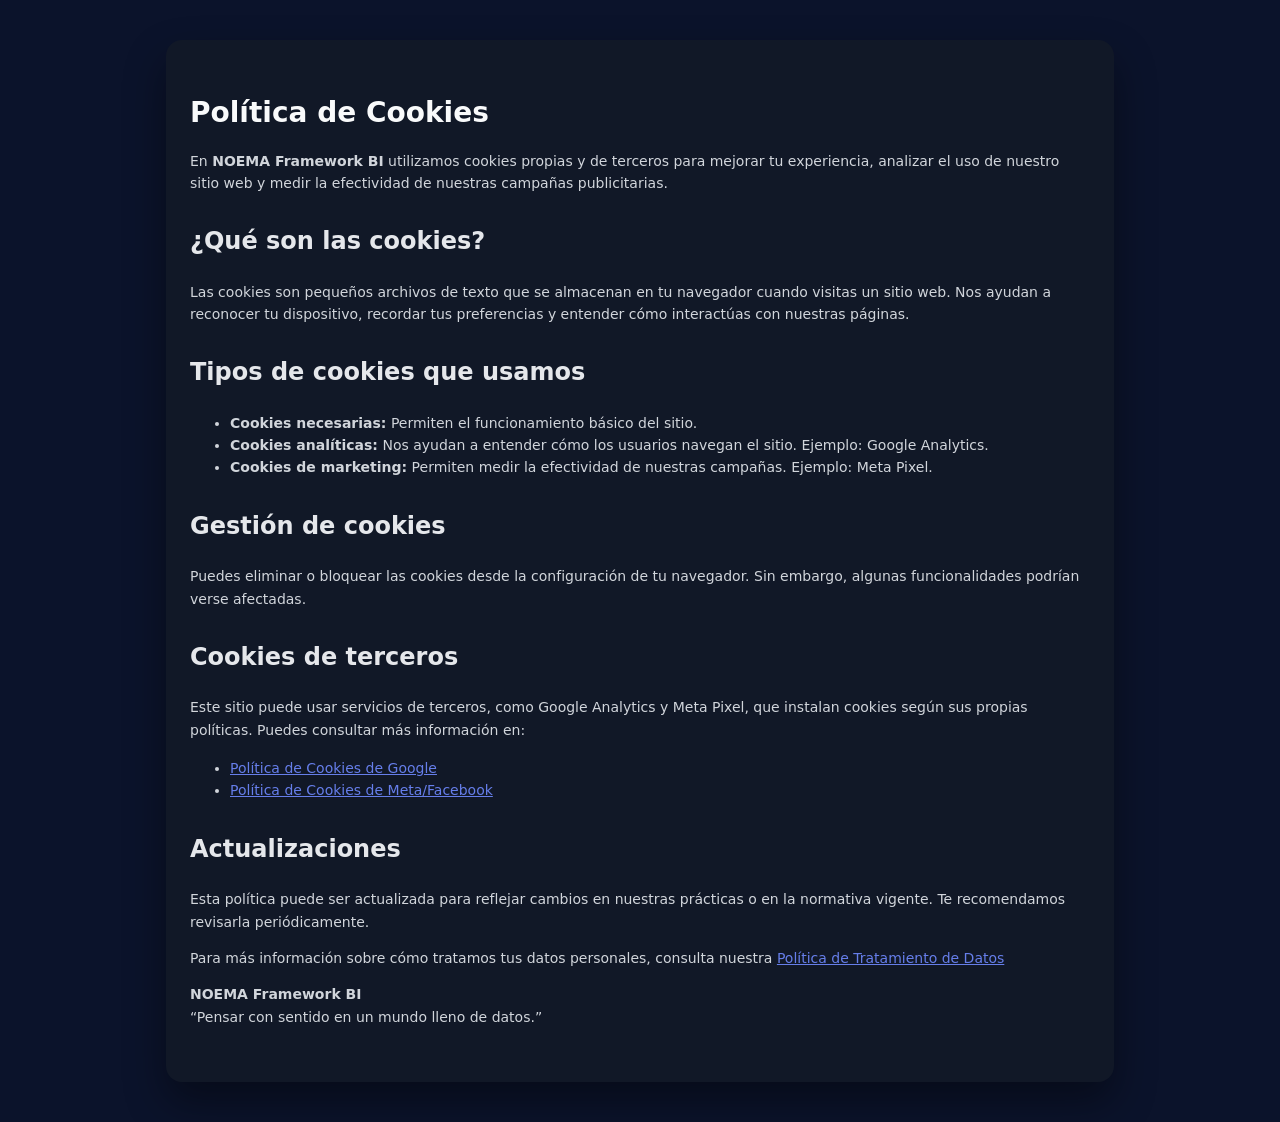
<file: politica-cookies.html>
<!DOCTYPE html>
<html lang="es">
<head>
  <meta charset="UTF-8" />
  <meta name="viewport" content="width=device-width, initial-scale=1.0" />
  <title>Política de Cookies – NOEMA Framework BI</title>
  <link rel="icon" type="image/svg+xml" href="/favicon.svg" />
  <style>
    body {
      font-family: system-ui, -apple-system, BlinkMacSystemFont, "Segoe UI", sans-serif;
      margin: 0;
      padding: 40px 16px;
      background: #0b132b;
      color: #e5e7eb;
      line-height: 1.6;
    }
    .page {
      max-width: 900px;
      margin: 0 auto;
      background: #111827;
      border-radius: 16px;
      padding: 32px 24px 40px;
      box-shadow: 0 20px 40px rgba(0,0,0,0.4);
    }
    h1 { color: #f9fafb; font-size: 28px; margin-bottom: 12px; }
    h2 { color: #e5e7eb; margin-top: 28px; }
    p, li { color: #d1d5db; font-size: 14px; }
    a { color: #667eea; }
  </style>
</head>
<body>
  <div class="page">
    <h1>Política de Cookies</h1>
    <p>
      En <strong>NOEMA Framework BI</strong> utilizamos cookies propias y de terceros para mejorar tu experiencia,
      analizar el uso de nuestro sitio web y medir la efectividad de nuestras campañas publicitarias.
    </p>

    <h2>¿Qué son las cookies?</h2>
    <p>
      Las cookies son pequeños archivos de texto que se almacenan en tu navegador cuando visitas un sitio web.
      Nos ayudan a reconocer tu dispositivo, recordar tus preferencias y entender cómo interactúas con nuestras páginas.
    </p>

    <h2>Tipos de cookies que usamos</h2>
    <ul>
      <li><strong>Cookies necesarias:</strong> Permiten el funcionamiento básico del sitio.</li>
      <li><strong>Cookies analíticas:</strong> Nos ayudan a entender cómo los usuarios navegan el sitio. Ejemplo: Google Analytics.</li>
      <li><strong>Cookies de marketing:</strong> Permiten medir la efectividad de nuestras campañas. Ejemplo: Meta Pixel.</li>
    </ul>

    <h2>Gestión de cookies</h2>
    <p>
      Puedes eliminar o bloquear las cookies desde la configuración de tu navegador.
      Sin embargo, algunas funcionalidades podrían verse afectadas.
    </p>

    <h2>Cookies de terceros</h2>
    <p>
      Este sitio puede usar servicios de terceros, como Google Analytics y Meta Pixel,
      que instalan cookies según sus propias políticas. Puedes consultar más información en:
    </p>
    <ul>
      <li><a href="https://policies.google.com/technologies/cookies" target="_blank">Política de Cookies de Google</a></li>
      <li><a href="https://www.facebook.com/policies/cookies/" target="_blank">Política de Cookies de Meta/Facebook</a></li>
    </ul>

    <h2>Actualizaciones</h2>
    <p>
      Esta política puede ser actualizada para reflejar cambios en nuestras prácticas o en la normativa vigente.
      Te recomendamos revisarla periódicamente.
    </p>

    <p>
      Para más información sobre cómo tratamos tus datos personales, consulta nuestra
      <a href="/politica-datos" target="_blank">Política de Tratamiento de Datos</a>
    </p>

    <p><strong>NOEMA Framework BI</strong><br>“Pensar con sentido en un mundo lleno de datos.”</p>
  </div>
</body>
</html>
</file>
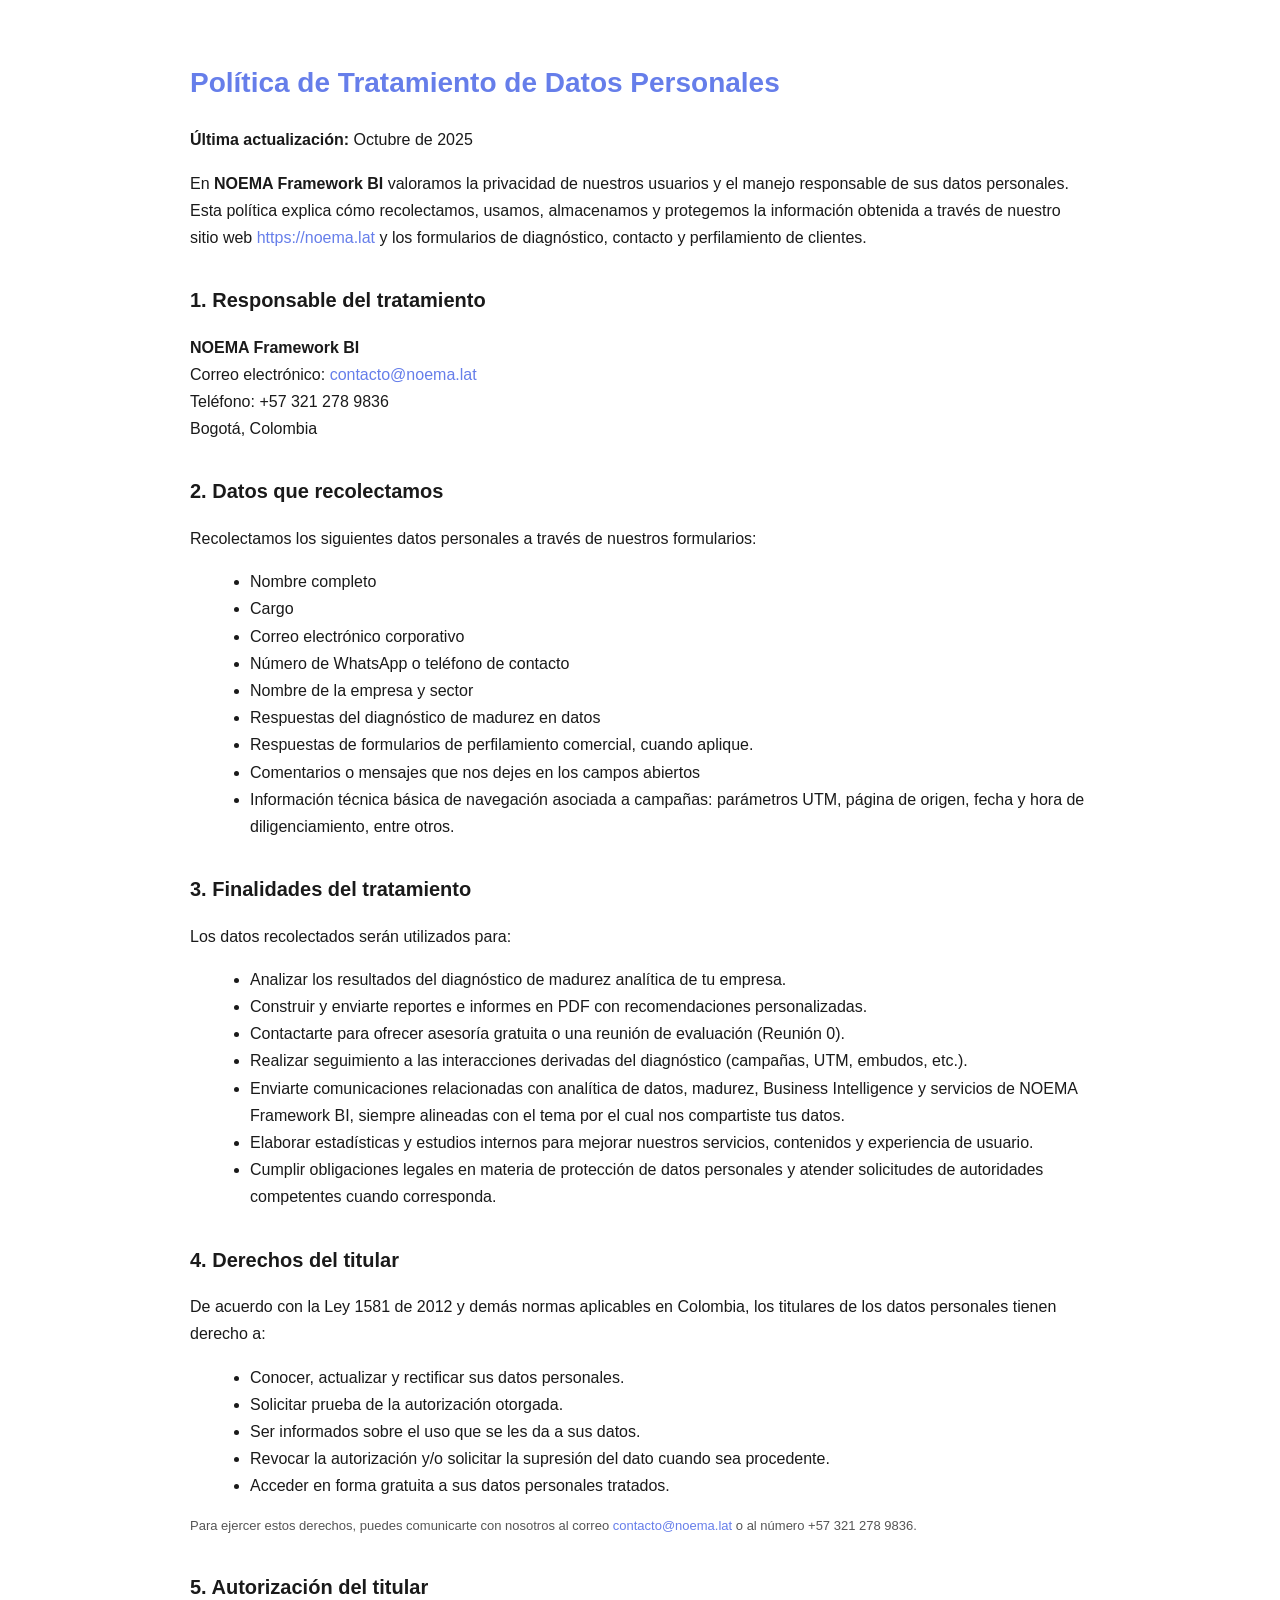
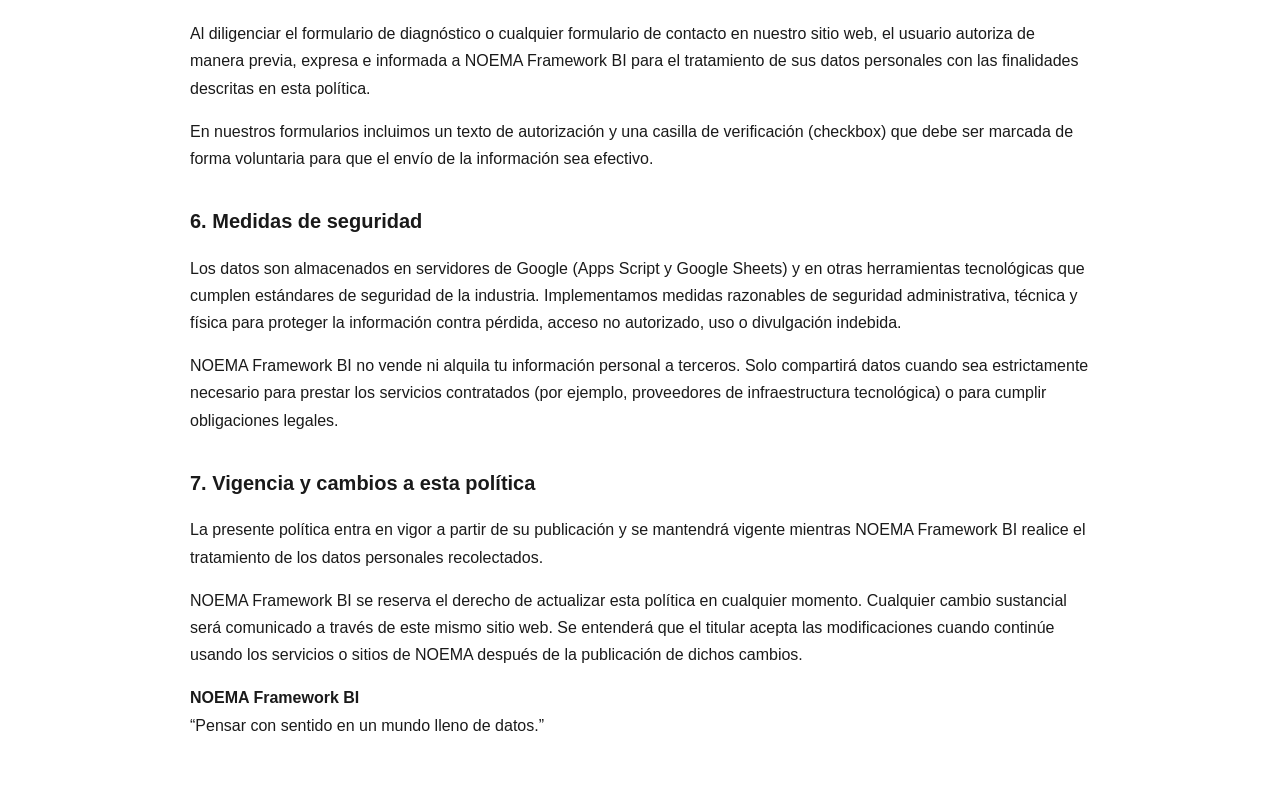
<file: politica-datos.html>
<!DOCTYPE html>
<html lang="es">
<head>
  <meta charset="UTF-8">
  <meta name="viewport" content="width=device-width, initial-scale=1.0">
  <title>Política de Tratamiento de Datos Personales – NOEMA Framework BI</title>
  <link rel="icon" type="image/svg+xml" href="/favicon.svg">
  <style>
    body {
      font-family: -apple-system, BlinkMacSystemFont, 'Segoe UI', Roboto, Arial, sans-serif;
      line-height: 1.7;
      color: #1a1a1a;
      padding: 40px 20px;
      max-width: 900px;
      margin: 0 auto;
    }
    h1 { color: #667eea; font-size: 28px; margin-bottom: 20px; }
    h2 { color: #1a1a1a; margin-top: 32px; font-size: 20px; }
    p { margin-bottom: 12px; }
    ul { margin-left: 20px; }
    a { color: #667eea; text-decoration: none; }
    a:hover { text-decoration: underline; }
    .small { font-size: 13px; color: #555; margin-top: 8px; }
  </style>
</head>
<body>
  <h1>Política de Tratamiento de Datos Personales</h1>
  <p><strong>Última actualización:</strong> Octubre de 2025</p>

  <p>
    En <strong>NOEMA Framework BI</strong> valoramos la privacidad de nuestros usuarios y el manejo responsable de sus datos personales.
    Esta política explica cómo recolectamos, usamos, almacenamos y protegemos la información obtenida a través de nuestro sitio web
    <a href="https://noema.lat">https://noema.lat</a> y los formularios de diagnóstico, contacto y perfilamiento de clientes.
  </p>

  <h2>1. Responsable del tratamiento</h2>
  <p>
    <strong>NOEMA Framework BI</strong><br>
    Correo electrónico: <a href="mailto:contacto@noema.lat">contacto@noema.lat</a><br>
    Teléfono: +57 321 278 9836<br>
    Bogotá, Colombia
  </p>

  <h2>2. Datos que recolectamos</h2>
  <p>Recolectamos los siguientes datos personales a través de nuestros formularios:</p>
  <ul>
    <li>Nombre completo</li>
    <li>Cargo</li>
    <li>Correo electrónico corporativo</li>
    <li>Número de WhatsApp o teléfono de contacto</li>
    <li>Nombre de la empresa y sector</li>
    <li>Respuestas del diagnóstico de madurez en datos</li>
    <li>Respuestas de formularios de perfilamiento comercial, cuando aplique.</li>
    <li>Comentarios o mensajes que nos dejes en los campos abiertos</li>
    <li>
      Información técnica básica de navegación asociada a campañas:
      parámetros UTM, página de origen, fecha y hora de diligenciamiento, entre otros.
    </li>
  </ul>

  <h2>3. Finalidades del tratamiento</h2>
  <p>Los datos recolectados serán utilizados para:</p>
  <ul>
    <li>Analizar los resultados del diagnóstico de madurez analítica de tu empresa.</li>
    <li>Construir y enviarte reportes e informes en PDF con recomendaciones personalizadas.</li>
    <li>Contactarte para ofrecer asesoría gratuita o una reunión de evaluación (Reunión 0).</li>
    <li>Realizar seguimiento a las interacciones derivadas del diagnóstico (campañas, UTM, embudos, etc.).</li>
    <li>
      Enviarte comunicaciones relacionadas con analítica de datos, madurez, Business Intelligence y servicios de
      NOEMA Framework BI, siempre alineadas con el tema por el cual nos compartiste tus datos.
    </li>
    <li>
      Elaborar estadísticas y estudios internos para mejorar nuestros servicios, contenidos y experiencia de usuario.
    </li>
    <li>
      Cumplir obligaciones legales en materia de protección de datos personales y atender solicitudes de autoridades competentes cuando corresponda.
    </li>
  </ul>

  <h2>4. Derechos del titular</h2>
  <p>
    De acuerdo con la Ley 1581 de 2012 y demás normas aplicables en Colombia, los titulares de los datos personales tienen derecho a:
  </p>
  <ul>
    <li>Conocer, actualizar y rectificar sus datos personales.</li>
    <li>Solicitar prueba de la autorización otorgada.</li>
    <li>Ser informados sobre el uso que se les da a sus datos.</li>
    <li>Revocar la autorización y/o solicitar la supresión del dato cuando sea procedente.</li>
    <li>Acceder en forma gratuita a sus datos personales tratados.</li>
  </ul>
  <p class="small">
    Para ejercer estos derechos, puedes comunicarte con nosotros al correo
    <a href="mailto:contacto@noema.lat">contacto@noema.lat</a> o al número +57 321 278 9836.
  </p>

  <h2>5. Autorización del titular</h2>
  <p>
    Al diligenciar el formulario de diagnóstico o cualquier formulario de contacto en nuestro sitio web,
    el usuario autoriza de manera previa, expresa e informada a NOEMA Framework BI para el tratamiento de sus datos personales
    con las finalidades descritas en esta política.
  </p>
  <p>
    En nuestros formularios incluimos un texto de autorización y una casilla de verificación (checkbox)
    que debe ser marcada de forma voluntaria para que el envío de la información sea efectivo.
  </p>

  <h2>6. Medidas de seguridad</h2>
  <p>
    Los datos son almacenados en servidores de Google (Apps Script y Google Sheets) y en otras herramientas tecnológicas
    que cumplen estándares de seguridad de la industria. Implementamos medidas razonables de seguridad administrativa,
    técnica y física para proteger la información contra pérdida, acceso no autorizado, uso o divulgación indebida.
  </p>
  <p>
    NOEMA Framework BI no vende ni alquila tu información personal a terceros. Solo compartirá datos cuando sea estrictamente
    necesario para prestar los servicios contratados (por ejemplo, proveedores de infraestructura tecnológica) o para cumplir obligaciones legales.
  </p>

  <h2>7. Vigencia y cambios a esta política</h2>
  <p>
    La presente política entra en vigor a partir de su publicación y se mantendrá vigente mientras
    NOEMA Framework BI realice el tratamiento de los datos personales recolectados.
  </p>
  <p>
    NOEMA Framework BI se reserva el derecho de actualizar esta política en cualquier momento.
    Cualquier cambio sustancial será comunicado a través de este mismo sitio web. Se entenderá que el titular acepta
    las modificaciones cuando continúe usando los servicios o sitios de NOEMA después de la publicación de dichos cambios.
  </p>

  <p><strong>NOEMA Framework BI</strong><br>“Pensar con sentido en un mundo lleno de datos.”</p>
</body>
</html>
</file>
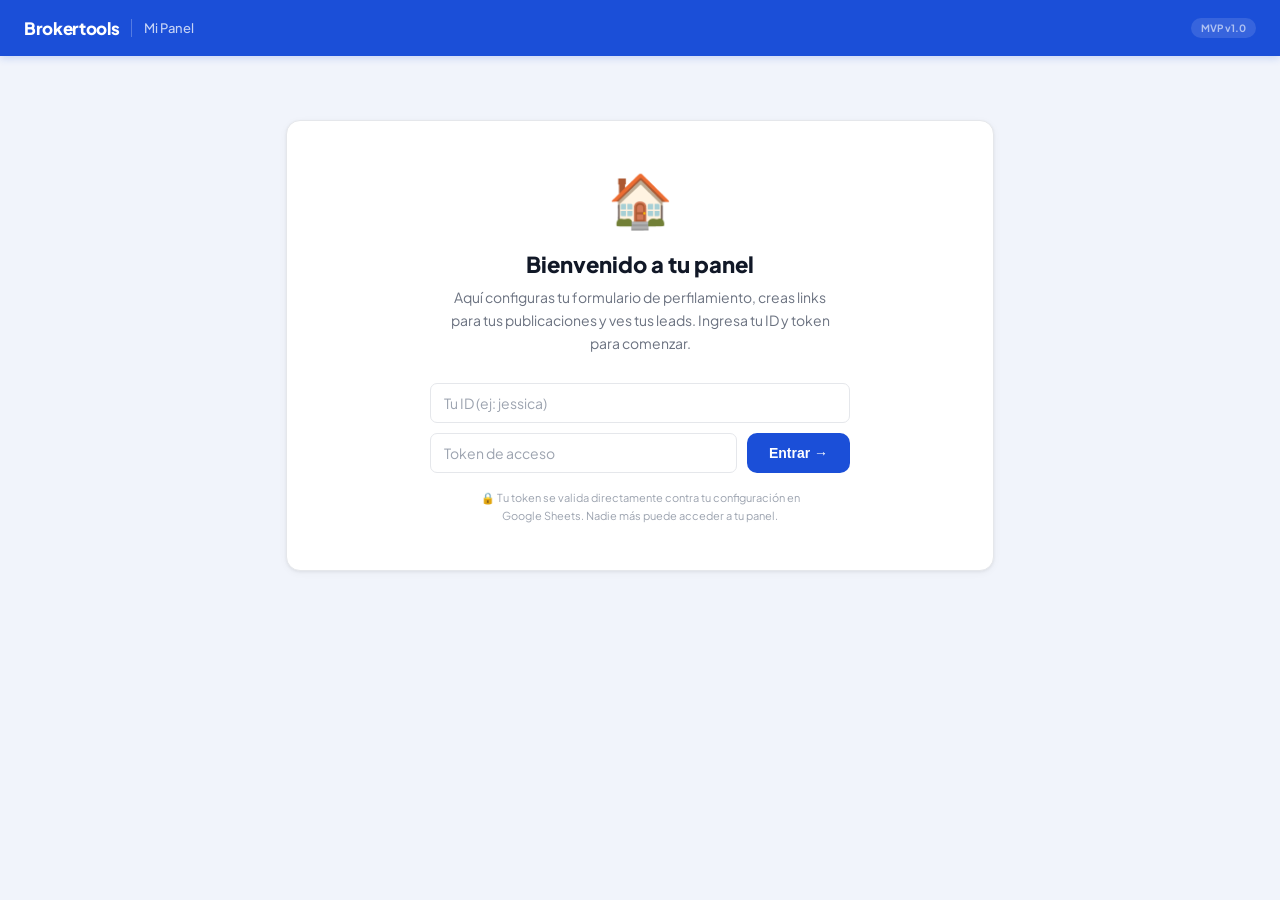
<file: productos/chatbot/perfilador/admin.html>
<!DOCTYPE html>
<html lang="es">
<head>
<meta charset="UTF-8"/>
<meta name="viewport" content="width=device-width, initial-scale=1.0"/>
<title>Brokertools — Mi Panel</title>
<link href="https://fonts.googleapis.com/css2?family=Plus+Jakarta+Sans:wght@400;500;600;700;800&display=swap" rel="stylesheet"/>
<style>
*{box-sizing:border-box;margin:0;padding:0}
:root{
  --brand:#1B4FD8;--brand-dark:#1340B0;--brand-light:#EEF3FF;--brand-mid:#4F7BF7;
  --success:#0F7B55;--success-bg:#E6F7F1;--success-border:#6EE7B7;
  --danger:#B91C1C;--danger-bg:#FEF2F2;--danger-border:#FECACA;
  --warn:#92400E;--warn-bg:#FFFBEB;--warn-border:#FDE68A;
  --text:#111827;--text-2:#6B7280;--text-3:#9CA3AF;
  --border:#E5E7EB;--surface:#F9FAFB;--white:#FFFFFF;
  --radius:14px;--radius-sm:10px;--radius-xs:7px;
  --shadow:0 1px 3px rgba(0,0,0,0.06),0 2px 8px rgba(0,0,0,0.04);
}
html,body{min-height:100vh;background:#F1F4FB;font-family:'Plus Jakarta Sans',system-ui,sans-serif;color:var(--text)}

/* ── TOPBAR ── */
.topbar{background:var(--brand);padding:0 24px;display:flex;align-items:stretch;justify-content:space-between;min-height:56px;position:sticky;top:0;z-index:100;box-shadow:0 2px 8px rgba(27,79,216,0.2)}
.topbar-left{display:flex;align-items:center;gap:12px}
.topbar-logo{font-size:17px;font-weight:800;color:#fff;letter-spacing:-0.02em}
.topbar-divider{width:1px;height:18px;background:rgba(255,255,255,0.25)}
.topbar-title{font-size:13px;font-weight:500;color:rgba(255,255,255,0.75)}
.topbar-right{display:flex;align-items:center;gap:10px}
.topbar-badge{font-size:10px;font-weight:700;color:rgba(255,255,255,0.6);background:rgba(255,255,255,0.12);padding:4px 10px;border-radius:20px}
.broker-chip{font-size:11px;font-weight:700;color:rgba(255,255,255,0.9);background:rgba(255,255,255,0.15);padding:4px 11px;border-radius:20px;border:1px solid rgba(255,255,255,0.2)}

/* ── LAYOUT ── */
#app{max-width:740px;margin:0 auto;padding:28px 16px 60px}

/* ── STATUS BAR ── */
#status-bar{border-radius:var(--radius-xs);padding:12px 16px;margin-bottom:20px;display:none;font-size:13px;font-weight:600;align-items:center;gap:10px}
#status-bar.success{background:var(--success-bg);border:1px solid var(--success-border);color:var(--success);display:flex}
#status-bar.error{background:var(--danger-bg);border:1px solid var(--danger-border);color:var(--danger);display:flex}

/* ── TOKEN GATE ── */
#token-gate{background:var(--white);border:1px solid var(--border);border-radius:var(--radius);padding:44px 36px;text-align:center;margin-top:36px;box-shadow:var(--shadow)}
.token-icon{font-size:52px;margin-bottom:18px}
.token-title{font-size:22px;font-weight:800;color:var(--text);margin-bottom:8px}
.token-sub{font-size:14px;color:var(--text-2);margin-bottom:28px;line-height:1.65;max-width:380px;margin-left:auto;margin-right:auto}
.token-row{display:flex;gap:10px;max-width:420px;margin:0 auto 10px}
.token-row .f-input{flex:1}
#token-error{font-size:12px;color:var(--danger);margin-top:10px;display:none;font-weight:600}
.token-privacy{font-size:11px;color:var(--text-3);margin-top:16px;line-height:1.65;max-width:360px;margin-left:auto;margin-right:auto}

/* ── HERO BIENVENIDA (dentro del panel) ── */
.panel-hero{background:linear-gradient(135deg,var(--brand) 0%,var(--brand-mid) 100%);border-radius:var(--radius);padding:22px 24px;margin-bottom:20px;display:flex;align-items:center;justify-content:space-between;gap:16px;box-shadow:0 4px 16px rgba(27,79,216,0.25)}
.panel-hero-text .hello{font-size:13px;color:rgba(255,255,255,0.75);font-weight:500;margin-bottom:3px}
.panel-hero-text .name{font-size:20px;font-weight:800;color:#fff}
.panel-hero-text .sub{font-size:12px;color:rgba(255,255,255,0.7);margin-top:4px}
.panel-hero-status{display:flex;align-items:center;gap:8px}
.status-dot{width:8px;height:8px;border-radius:50%;flex-shrink:0}
.status-dot.on{background:#4ADE80;box-shadow:0 0 0 3px rgba(74,222,128,0.3)}
.status-dot.off{background:#FCA5A5}
.status-label{font-size:13px;font-weight:700;color:#fff}
.toggle-status-btn{font-size:12px;font-weight:600;color:rgba(255,255,255,0.8);background:rgba(255,255,255,0.15);border:1px solid rgba(255,255,255,0.25);border-radius:20px;padding:5px 12px;cursor:pointer;transition:all 0.15s}
.toggle-status-btn:hover{background:rgba(255,255,255,0.25)}

/* ── NAV TABS ── */
.nav-tabs{display:flex;gap:4px;background:var(--white);border:1px solid var(--border);border-radius:var(--radius-sm);padding:4px;margin-bottom:20px;box-shadow:var(--shadow)}
.nav-tab{flex:1;padding:9px 12px;font-size:13px;font-weight:600;color:var(--text-2);background:transparent;border:none;border-radius:var(--radius-xs);cursor:pointer;transition:all 0.15s;display:flex;align-items:center;justify-content:center;gap:6px;white-space:nowrap}
.nav-tab:hover{color:var(--brand);background:var(--brand-light)}
.nav-tab.active{background:var(--brand);color:#fff;box-shadow:0 2px 8px rgba(27,79,216,0.25)}
.tab-pane{display:none}
.tab-pane.active{display:block}

/* ── SECTION CARD ── */
.section-card{background:var(--white);border:1px solid var(--border);border-radius:var(--radius);padding:22px 24px;margin-bottom:16px;box-shadow:var(--shadow)}
.section-header{display:flex;align-items:center;gap:12px;margin-bottom:18px;padding-bottom:14px;border-bottom:1px solid var(--border)}
.section-icon{width:38px;height:38px;border-radius:var(--radius-xs);background:var(--brand-light);display:flex;align-items:center;justify-content:center;font-size:18px;flex-shrink:0}
.section-title{font-size:15px;font-weight:700;color:var(--text)}
.section-sub{font-size:12px;color:var(--text-2);margin-top:2px;line-height:1.5}

/* ── FORMS ── */
.form-grid{display:grid;grid-template-columns:1fr 1fr;gap:14px}
.field-group{display:flex;flex-direction:column;gap:5px}
.field-group.full{grid-column:1/-1}
.field-label{font-size:12px;font-weight:600;color:var(--text)}
.field-hint{font-size:11px;color:var(--text-3);line-height:1.55;margin-top:3px}
.f-input{width:100%;padding:10px 13px;font-size:14px;font-family:'Plus Jakarta Sans',system-ui,sans-serif;border:1.5px solid var(--border);border-radius:var(--radius-xs);color:var(--text);background:var(--white);outline:none;transition:border 0.15s,box-shadow 0.15s}
.f-input:focus{border-color:var(--brand);box-shadow:0 0 0 3px rgba(27,79,216,0.1)}
.f-input::placeholder{color:var(--text-3)}
textarea.f-input{resize:vertical;min-height:80px;line-height:1.55}

/* ── BUTTONS ── */
.btn-primary{padding:12px 22px;font-size:14px;font-weight:700;color:#fff;background:var(--brand);border:none;border-radius:var(--radius-sm);cursor:pointer;transition:background 0.15s,transform 0.12s,box-shadow 0.15s;display:inline-flex;align-items:center;gap:8px}
.btn-primary:hover{background:var(--brand-dark);transform:translateY(-1px);box-shadow:0 4px 12px rgba(27,79,216,0.25)}
.btn-primary:active{transform:none;box-shadow:none}
.btn-primary:disabled{background:#9CA3AF;cursor:not-allowed;transform:none;box-shadow:none}
.btn-secondary{padding:10px 18px;font-size:13px;font-weight:600;color:var(--brand);background:var(--brand-light);border:1px solid rgba(27,79,216,0.2);border-radius:var(--radius-sm);cursor:pointer;transition:all 0.15s;display:inline-flex;align-items:center;gap:7px}
.btn-secondary:hover{background:var(--brand);color:#fff}
.btn-ghost{padding:9px 16px;font-size:12px;font-weight:600;color:var(--text-2);background:transparent;border:1.5px solid var(--border);border-radius:var(--radius-xs);cursor:pointer;transition:all 0.15s;display:inline-flex;align-items:center;gap:6px}
.btn-ghost:hover{border-color:var(--brand);color:var(--brand);background:var(--brand-light)}
.actions-row{display:flex;align-items:center;gap:10px;flex-wrap:wrap;padding-top:4px}

/* ── LINK BOX ── */
.link-box{background:var(--surface);border:1.5px solid var(--border);border-radius:var(--radius-xs);padding:12px 14px;display:flex;align-items:center;gap:10px}
.link-box.highlight{border-color:rgba(27,79,216,0.3);background:var(--brand-light)}
.link-url{font-size:12px;color:var(--brand);font-weight:600;flex:1;word-break:break-all;font-family:monospace;line-height:1.5}
.link-url.placeholder{color:var(--text-3);font-weight:400;font-family:inherit;font-style:italic}
.btn-copy{padding:7px 13px;font-size:12px;font-weight:700;color:var(--brand);background:var(--white);border:1.5px solid rgba(27,79,216,0.25);border-radius:var(--radius-xs);cursor:pointer;white-space:nowrap;transition:all 0.15s;flex-shrink:0}
.btn-copy:hover{background:var(--brand);color:#fff;border-color:var(--brand)}

/* ── CÓMO USAR (instrucciones contextuales) ── */
.how-to{background:#FAFBFF;border:1px solid #DBEAFE;border-radius:var(--radius-xs);padding:14px 16px;margin-top:12px}
.how-to-title{font-size:11px;font-weight:700;color:var(--brand);text-transform:uppercase;letter-spacing:0.08em;margin-bottom:10px;display:flex;align-items:center;gap:6px}
.how-to-steps{display:flex;flex-direction:column;gap:8px}
.how-to-step{display:flex;align-items:flex-start;gap:10px;font-size:12px;color:var(--text-2);line-height:1.55}
.how-to-num{width:20px;height:20px;border-radius:50%;background:var(--brand);color:#fff;font-size:10px;font-weight:700;display:flex;align-items:center;justify-content:center;flex-shrink:0;margin-top:1px}

/* ── TRACKING HISTORY ── */
.link-history{margin-top:14px;display:none}
.link-history-title{font-size:11px;font-weight:700;color:var(--text-2);text-transform:uppercase;letter-spacing:0.08em;margin-bottom:8px}
.history-item{display:flex;align-items:center;gap:8px;padding:9px 12px;background:var(--white);border:1px solid var(--border);border-radius:var(--radius-xs);margin-bottom:6px}
.history-item-url{flex:1;font-size:11px;color:var(--brand);font-family:monospace;overflow:hidden;text-overflow:ellipsis;white-space:nowrap}
.history-item-meta{font-size:10px;color:var(--text-3);white-space:nowrap;flex-shrink:0}
.history-copy-btn{font-size:11px;font-weight:600;color:var(--brand);background:var(--brand-light);border:1px solid rgba(27,79,216,0.15);border-radius:5px;padding:3px 9px;cursor:pointer;flex-shrink:0}

/* ── PRIVACY BOXES ── */
.privacy-box{display:flex;align-items:flex-start;gap:10px;background:#F0FDF4;border:1px solid #BBF7D0;border-radius:var(--radius-xs);padding:13px 15px;margin-top:8px}
.privacy-box span{font-size:12px;color:#166534;line-height:1.6}

/* ── LAST UPDATED ── */
.last-updated{font-size:11px;color:var(--text-3);margin-top:8px;text-align:right}

/* ── DIVIDER ── */
.divider{height:1px;background:var(--border);margin:18px 0}

/* ── BADGE INLINE ── */
.badge{display:inline-flex;align-items:center;font-size:10px;font-weight:700;padding:2px 8px;border-radius:20px;letter-spacing:0.03em}
.badge.new{background:#FEF3C7;color:#92400E}
.badge.tip{background:var(--brand-light);color:var(--brand)}

@media(max-width:560px){
  .form-grid{grid-template-columns:1fr}
  .actions-row{flex-direction:column;align-items:stretch}
  .btn-primary,.btn-secondary{justify-content:center}
  .nav-tab span.tab-label{display:none}
  .panel-hero{flex-direction:column;align-items:flex-start}
  #app{padding:20px 12px 48px}
}
</style>
</head>
<body>

<!-- TOPBAR -->
<div class="topbar">
  <div class="topbar-left">
    <div class="topbar-logo">Brokertools</div>
    <div class="topbar-divider"></div>
    <div class="topbar-title">Mi Panel</div>
  </div>
  <div class="topbar-right">
    <div class="broker-chip" id="broker-chip" style="display:none"></div>
    <div class="topbar-badge">MVP v1.0</div>
  </div>
</div>

<div id="app">

  <!-- ══ TOKEN GATE ══ -->
  <div id="token-gate">
    <div class="token-icon">🏠</div>
    <div class="token-title">Bienvenido a tu panel</div>
    <div class="token-sub">Aquí configuras tu formulario de perfilamiento, creas links para tus publicaciones y ves tus leads. Ingresa tu ID y token para comenzar.</div>
    <div class="token-row">
      <input class="f-input" type="text" id="input-broker-id" placeholder="Tu ID (ej: jessica)" autocomplete="username"/>
    </div>
    <div class="token-row">
      <input class="f-input" type="password" id="input-token" placeholder="Token de acceso" autocomplete="current-password"/>
      <button class="btn-primary" onclick="loadConfig()">Entrar →</button>
    </div>
    <div id="token-error" style="font-size:12px;color:var(--danger);margin-top:10px;display:none;font-weight:600"></div>
    <div class="token-privacy">🔒 Tu token se valida directamente contra tu configuración en Google Sheets. Nadie más puede acceder a tu panel.</div>
  </div>

  <!-- ══ PANEL ══ -->
  <div id="admin-panel" style="display:none">

    <div id="status-bar"></div>

    <!-- HERO -->
    <div class="panel-hero">
      <div class="panel-hero-text">
        <div class="hello">Hola,</div>
        <div class="name" id="hero-nombre">—</div>
        <div class="sub" id="hero-inmob">—</div>
      </div>
      <div style="display:flex;flex-direction:column;align-items:flex-end;gap:10px">
        <div class="panel-hero-status">
          <div class="status-dot on" id="status-dot"></div>
          <div class="status-label" id="status-label">Formulario activo</div>
        </div>
        <button class="toggle-status-btn" onclick="toggleFormStatus()" id="toggle-btn">Pausar formulario</button>
      </div>
    </div>

    <!-- TABS -->
    <div class="nav-tabs">
      <button class="nav-tab active" onclick="showTab('tab-links',this)">🔗 <span class="tab-label">Mis links</span></button>
      <button class="nav-tab" onclick="showTab('tab-config',this)">⚙️ <span class="tab-label">Configuración</span></button>
      <button class="nav-tab" onclick="showTab('tab-datos',this)">🛡️ <span class="tab-label">Mis datos</span></button>
    </div>

    <!-- ══ TAB: LINKS ══ -->
    <div class="tab-pane active" id="tab-links">

      <!-- Link principal -->
      <div class="section-card">
        <div class="section-header">
          <div class="section-icon">📋</div>
          <div>
            <div class="section-title">Tu link de perfilamiento</div>
            <div class="section-sub">Comparte este link cuando alguien te pregunte por un apartamento — el formulario captura su perfil automáticamente</div>
          </div>
        </div>

        <div class="link-box highlight">
          <span class="link-url" id="link-preview">—</span>
          <button class="btn-copy" onclick="copyMainLink()" id="btn-copy-main">Copiar</button>
        </div>

        <div style="display:flex;gap:8px;margin-top:10px;flex-wrap:wrap">
          <button class="btn-secondary" onclick="previewForm()">👁 Ver formulario</button>
          <button class="btn-ghost" onclick="openDashboard()">📊 Ver mis leads</button>
        </div>

        <div class="how-to">
          <div class="how-to-title">💡 ¿Cuándo usar este link?</div>
          <div class="how-to-steps">
            <div class="how-to-step"><div class="how-to-num">1</div>Cuando alguien te escribe por WhatsApp preguntando por un apto — envíale este link antes de llamar</div>
            <div class="how-to-step"><div class="how-to-num">2</div>En tu bio de Instagram o TikTok como link principal</div>
            <div class="how-to-step"><div class="how-to-num">3</div>En respuestas automáticas de WhatsApp Business</div>
          </div>
        </div>
      </div>

      <!-- Generador de links rastreables -->
      <div class="section-card">
        <div class="section-header">
          <div class="section-icon">📡</div>
          <div>
            <div class="section-title">Links para publicaciones <span class="badge new">TRACKING</span></div>
            <div class="section-sub">Crea un link diferente para cada publicación — así sabes exactamente de dónde viene cada lead</div>
          </div>
        </div>

        <div class="how-to" style="margin-bottom:16px">
          <div class="how-to-title">💡 ¿Cuándo usar estos links?</div>
          <div class="how-to-steps">
            <div class="how-to-step"><div class="how-to-num">1</div>Cuando publicas un apto específico en redes — crea un link con el nombre del inmueble</div>
            <div class="how-to-step"><div class="how-to-num">2</div>Cada publicación o story tiene su propio link — en tu dashboard verás de cuál vino cada lead</div>
            <div class="how-to-step"><div class="how-to-num">3</div>Sirve para medir qué contenido te trae más leads de calidad</div>
          </div>
        </div>

        <div class="form-grid">
          <div class="field-group">
            <div class="field-label">¿Desde dónde lo vas a publicar?</div>
            <select class="f-input" id="utm-origen" onchange="buildTrackingLink()">
              <option value="">Selecciona la red...</option>
              <option value="tiktok">TikTok</option>
              <option value="instagram">Instagram</option>
              <option value="facebook">Facebook</option>
              <option value="whatsapp">WhatsApp</option>
              <option value="email">Email</option>
              <option value="portal_inmobiliario">Portal inmobiliario</option>
              <option value="referido">Referido</option>
              <option value="google">Google Ads</option>
              <option value="otro">Otro</option>
            </select>
          </div>
          <div class="field-group">
            <div class="field-label">¿Qué inmueble o publicación es?</div>
            <input class="f-input" type="text" id="utm-propiedad" placeholder="Ej: apto_chapinero_304" oninput="buildTrackingLink()"/>
            <div class="field-hint">Sin espacios. Ej: apto_suba, reel_balcon, historia_precio</div>
          </div>
          <div class="field-group full">
            <div class="field-label">Campaña (opcional — agrupa varias publicaciones)</div>
            <input class="f-input" type="text" id="utm-campana" placeholder="Ej: mayo_2025, lanzamiento_norte" oninput="buildTrackingLink()"/>
          </div>
        </div>

        <div style="margin-top:14px">
          <div style="font-size:11px;font-weight:600;color:var(--text-2);margin-bottom:6px;text-transform:uppercase;letter-spacing:0.07em">Link generado</div>
          <div class="link-box" id="tracking-box">
            <span class="link-url placeholder" id="tracking-link-preview">Selecciona el origen y el inmueble para generar el link</span>
            <button class="btn-copy" onclick="copyTrackingLink()" id="btn-copy-tracking">Copiar</button>
          </div>
        </div>

        <!-- Historial -->
        <div class="link-history" id="link-history">
          <div class="divider"></div>
          <div class="link-history-title">Copiados esta sesión</div>
          <div id="link-history-list"></div>
        </div>
      </div>

    </div><!-- /tab-links -->

    <!-- ══ TAB: CONFIGURACIÓN ══ -->
    <div class="tab-pane" id="tab-config">

      <!-- Perfil del broker -->
      <div class="section-card">
        <div class="section-header">
          <div class="section-icon">👤</div>
          <div>
            <div class="section-title">Tu perfil</div>
            <div class="section-sub">Así apareces en la pantalla de bienvenida del formulario que ven tus clientes</div>
          </div>
        </div>
        <div class="form-grid">
          <div class="field-group">
            <div class="field-label">Tu nombre completo</div>
            <input class="f-input" type="text" id="f-nombre" placeholder="Ej: Jessica Pinzón" oninput="updateHero()"/>
          </div>
          <div class="field-group">
            <div class="field-label">Inmobiliaria / respaldo</div>
            <input class="f-input" type="text" id="f-inmobiliaria" placeholder="Ej: Brokers Inmobiliarios PT · Respaldada por Habi" oninput="updateHero()"/>
          </div>
          <div class="field-group">
            <div class="field-label">Logo (texto corto, esquina del formulario)</div>
            <input class="f-input" type="text" id="f-logo" placeholder="Ej: HABI"/>
            <div class="field-hint">Aparece en la esquina superior del formulario del cliente.</div>
          </div>
          <div class="field-group">
            <div class="field-label">Estado del formulario</div>
            <select class="f-input" id="f-activo" onchange="syncStatusFromSelect()">
              <option value="TRUE">✅ Activo — clientes pueden diligenciarlo</option>
              <option value="FALSE">⏸ Pausado — formulario deshabilitado</option>
            </select>
          </div>
          <div class="field-group full">
            <div class="field-label">Mensaje de bienvenida</div>
            <textarea class="f-input" id="f-mensaje-intro" placeholder="Ej: En menos de 3 minutos voy a entender qué estás buscando para mostrarte solo las opciones que realmente aplican para ti — sin hacerte perder el tiempo."></textarea>
            <div class="field-hint">Aparece justo después de tu nombre en la pantalla inicial del formulario.</div>
          </div>
        </div>
      </div>

      <!-- Asesor -->
      <div class="section-card">
        <div class="section-header">
          <div class="section-icon">📞</div>
          <div>
            <div class="section-title">Asesor que contacta al lead</div>
            <div class="section-sub">Esta persona recibe la ficha por WhatsApp y llama al cliente. Su nombre aparece en la pantalla final del formulario.</div>
          </div>
        </div>
        <div class="form-grid">
          <div class="field-group">
            <div class="field-label">Nombre del asesor</div>
            <input class="f-input" type="text" id="f-asesor" placeholder="Ej: Rosa Martínez"/>
            <div class="field-hint">El lead verá: "Rosa te contactará en breve".</div>
          </div>
          <div class="field-group">
            <div class="field-label">WhatsApp del asesor</div>
            <input class="f-input" type="tel" id="f-whatsapp" placeholder="573113875323"/>
            <div class="field-hint">Con código de país, sin + ni espacios. Aquí llega la ficha de cada lead.</div>
          </div>
        </div>
      </div>

      <!-- Acciones -->
      <div class="actions-row">
        <button class="btn-primary" onclick="saveConfig()" id="btn-save">💾 Guardar cambios</button>
        <button class="btn-secondary" onclick="previewForm()">👁 Ver formulario</button>
      </div>
      <div class="last-updated">Última actualización: <span id="last-updated-val">—</span></div>

    </div><!-- /tab-config -->

    <!-- ══ TAB: MIS DATOS ══ -->
    <div class="tab-pane" id="tab-datos">
      <div class="section-card">
        <div class="section-header">
          <div class="section-icon">🛡️</div>
          <div>
            <div class="section-title">Tus datos son tuyos — siempre</div>
            <div class="section-sub">Cómo protegemos tu información y la de tus leads</div>
          </div>
        </div>
        <div style="display:flex;flex-direction:column;gap:10px">
          <div class="privacy-box">
            <span style="font-size:20px;flex-shrink:0">🏠</span>
            <span><strong>Tus leads son tuyos.</strong> Toda la información capturada por el formulario se guarda directamente en tu Google Sheets personal. Nadie más tiene acceso — ni nosotros.</span>
          </div>
          <div class="privacy-box">
            <span style="font-size:20px;flex-shrink:0">🔒</span>
            <span><strong>Tu configuración está protegida.</strong> Solo tú puedes editar este panel con tu token privado. Los cambios se aplican en tiempo real sin intervención de terceros.</span>
          </div>
          <div class="privacy-box">
            <span style="font-size:20px;flex-shrink:0">📊</span>
            <span><strong>Control total.</strong> Puedes exportar, eliminar o mover tus datos cuando quieras desde tu Google Sheets. La plataforma no retiene copias de tu información.</span>
          </div>
          <div class="privacy-box">
            <span style="font-size:20px;flex-shrink:0">📵</span>
            <span><strong>Sin acceso de terceros.</strong> Los datos de tus clientes nunca se comparten con anunciantes, otras inmobiliarias ni ningún otro servicio externo.</span>
          </div>
        </div>
      </div>
    </div><!-- /tab-datos -->

  </div><!-- /admin-panel -->
</div><!-- /app -->

<script>
// ── CONEXIONES — no modificar ──
const N8N_GET_CONFIG  = 'https://n8n.noema.lat/webhook/broker-config';
const N8N_POST_CONFIG = 'https://n8n.noema.lat/webhook/broker-config';
const N8N_POST_LEAD   = 'https://n8n.noema.lat/webhook/process-lead';
const FORMULARIO_URL  = 'https://noema.lat/perfilador/app';
const DASHBOARD_URL   = 'https://noema.lat/perfilador/dashboard';

let currentBrokerId = '';
let currentToken    = '';
const trackingHistory = [];

// ── TABS ──
function showTab(id, btn) {
  document.querySelectorAll('.tab-pane').forEach(p => p.classList.remove('active'));
  document.querySelectorAll('.nav-tab').forEach(b => b.classList.remove('active'));
  document.getElementById(id).classList.add('active');
  btn.classList.add('active');
}

// ── LOGIN ──
async function loadConfig() {
  const broker_id = document.getElementById('input-broker-id').value.trim().toLowerCase();
  const token     = document.getElementById('input-token').value.trim();
  const errEl     = document.getElementById('token-error');
  errEl.style.display = 'none';

  if (!broker_id || !token) {
    errEl.textContent = 'Por favor ingresa tu ID y token.';
    errEl.style.display = 'block'; return;
  }

  const btn = document.querySelector('#token-gate .btn-primary');
  btn.disabled = true; btn.textContent = 'Entrando...';

  try {
    const res = await fetch(`${N8N_GET_CONFIG}?broker_id=${broker_id}`, {
      headers: { 'ngrok-skip-browser-warning': 'true' }
    });
    if (res.status === 404) {
      errEl.textContent = 'No encontramos un broker con ese ID.';
      errEl.style.display = 'block'; return;
    }
    const config = await res.json();
    if (config.error) {
      errEl.textContent = 'No encontramos un broker con ese ID.';
      errEl.style.display = 'block'; return;
    }

    currentBrokerId = broker_id;
    currentToken    = token;

    populateForm(config);
    updateLinkPreview(broker_id);
    updateHero();

    document.getElementById('broker-chip').textContent = broker_id;
    document.getElementById('broker-chip').style.display = 'block';
    document.getElementById('token-gate').style.display  = 'none';
    document.getElementById('admin-panel').style.display = 'block';

  } catch(e) {
    errEl.textContent = 'Error de conexión. Verifica tu internet e intenta de nuevo.';
    errEl.style.display = 'block';
  } finally {
    btn.disabled = false; btn.textContent = 'Entrar →';
  }
}

// Enter key en login
document.getElementById('input-token').addEventListener('keydown', e => {
  if (e.key === 'Enter') loadConfig();
});
document.getElementById('input-broker-id').addEventListener('keydown', e => {
  if (e.key === 'Enter') document.getElementById('input-token').focus();
});

function populateForm(c) {
  document.getElementById('f-nombre').value        = c.nombre        || '';
  document.getElementById('f-inmobiliaria').value  = c.inmobiliaria  || '';
  document.getElementById('f-logo').value          = c.logo          || '';
  document.getElementById('f-activo').value        = c.activo        || 'TRUE';
  document.getElementById('f-mensaje-intro').value = c.mensaje_intro || '';
  document.getElementById('f-asesor').value        = c.asesor        || '';
  document.getElementById('f-whatsapp').value      = c.whatsapp_destino || '';
  document.getElementById('last-updated-val').textContent = c.updated_at || 'No registrada';
  syncStatusUI(c.activo || 'TRUE');
}

function updateLinkPreview(broker_id) {
  document.getElementById('link-preview').textContent = `${FORMULARIO_URL}?broker=${broker_id}`;
}

function updateHero() {
  const nombre = document.getElementById('f-nombre').value || '—';
  const inmob  = document.getElementById('f-inmobiliaria').value || '—';
  document.getElementById('hero-nombre').textContent = nombre;
  document.getElementById('hero-inmob').textContent  = inmob;
}

// ── ESTADO FORMULARIO ──
function syncStatusUI(val) {
  const on = val === 'TRUE';
  document.getElementById('status-dot').className = 'status-dot ' + (on ? 'on' : 'off');
  document.getElementById('status-label').textContent = on ? 'Formulario activo' : 'Formulario pausado';
  document.getElementById('toggle-btn').textContent  = on ? 'Pausar formulario' : 'Activar formulario';
}
function syncStatusFromSelect() {
  syncStatusUI(document.getElementById('f-activo').value);
}
function toggleFormStatus() {
  const sel = document.getElementById('f-activo');
  sel.value = sel.value === 'TRUE' ? 'FALSE' : 'TRUE';
  syncStatusUI(sel.value);
}

// ── GUARDAR ──
async function saveConfig() {
  const btn = document.getElementById('btn-save');
  btn.disabled = true;
  btn.innerHTML = '⏳ Guardando...';

  const payload = {
    broker_id:        currentBrokerId,
    token_admin:      currentToken,
    activo:           document.getElementById('f-activo').value,
    nombre:           document.getElementById('f-nombre').value.trim(),
    inmobiliaria:     document.getElementById('f-inmobiliaria').value.trim(),
    logo:             document.getElementById('f-logo').value.trim(),
    asesor:           document.getElementById('f-asesor').value.trim(),
    whatsapp_destino: document.getElementById('f-whatsapp').value.trim(),
    mensaje_intro:    document.getElementById('f-mensaje-intro').value.trim()
  };

  try {
    const res = await fetch(N8N_POST_CONFIG, {
      method: 'POST',
      headers: { 'Content-Type': 'application/json', 'ngrok-skip-browser-warning': 'true' },
      body: JSON.stringify(payload)
    });
    if (res.status === 401) { showStatus('❌ Token incorrecto. No se guardaron los cambios.','error'); return; }
    const data = await res.json();
    if (!data.ok) throw new Error(data.error || 'ERROR');
    showStatus('✅ Configuración guardada correctamente','success');
    document.getElementById('last-updated-val').textContent = new Date().toLocaleString('es-CO',{timeZone:'America/Bogota'});
    updateHero();
  } catch(e) {
    showStatus('❌ Error al guardar. Verifica la conexión e intenta de nuevo.','error');
  } finally {
    btn.disabled = false;
    btn.innerHTML = '💾 Guardar cambios';
  }
}

function showStatus(msg, type) {
  const bar = document.getElementById('status-bar');
  bar.textContent = msg;
  bar.className   = type;
  bar.style.display = 'flex';
  window.scrollTo({ top: 0, behavior: 'smooth' });
  setTimeout(() => { bar.style.display = 'none'; }, 5000);
}

// ── LINKS ──
function copyMainLink() {
  const link = document.getElementById('link-preview').textContent;
  navigator.clipboard.writeText(link).then(() => {
    const btn = document.getElementById('btn-copy-main');
    btn.textContent = '¡Copiado!';
    setTimeout(() => { btn.textContent = 'Copiar'; }, 2000);
  });
}

function previewForm() {
  window.open(`${FORMULARIO_URL}?broker=${currentBrokerId}`, '_blank');
}

function openDashboard() {
  window.open(`${DASHBOARD_URL}?broker_id=${currentBrokerId}&token=${currentToken}`, '_blank');
}

// ── TRACKING ──
function buildTrackingLink() {
  const origen    = document.getElementById('utm-origen').value;
  const propiedad = document.getElementById('utm-propiedad').value.trim().replace(/\s+/g,'_');
  const campana   = document.getElementById('utm-campana').value.trim().replace(/\s+/g,'_');
  const preview   = document.getElementById('tracking-link-preview');
  const box       = document.getElementById('tracking-box');

  if (!origen || !propiedad) {
    preview.textContent = 'Selecciona el origen y el inmueble para generar el link';
    preview.className   = 'link-url placeholder';
    box.classList.remove('highlight');
    return;
  }

  let url = `${FORMULARIO_URL}?broker=${currentBrokerId || 'default'}`;
  url += `&utm_source=${encodeURIComponent(origen)}`;
  url += `&utm_medium=organic`;
  url += `&utm_campaign=${encodeURIComponent(campana || 'general')}`;
  url += `&propiedad=${encodeURIComponent(propiedad)}`;

  preview.textContent = url;
  preview.className   = 'link-url';
  box.classList.add('highlight');
}

function copyTrackingLink() {
  const text = document.getElementById('tracking-link-preview').textContent;
  if (!text || text.includes('Selecciona')) return;

  navigator.clipboard.writeText(text).then(() => {
    const btn = document.getElementById('btn-copy-tracking');
    btn.textContent = '¡Copiado!';
    setTimeout(() => { btn.textContent = 'Copiar'; }, 2000);

    // Historial
    const origen    = document.getElementById('utm-origen').value;
    const propiedad = document.getElementById('utm-propiedad').value.trim();
    trackingHistory.unshift({ url: text, origen, propiedad, ts: new Date().toLocaleTimeString('es-CO') });
    renderTrackingHistory();
  });
}

function renderTrackingHistory() {
  const wrap = document.getElementById('link-history');
  const list = document.getElementById('link-history-list');
  wrap.style.display = 'block';
  list.innerHTML = trackingHistory.slice(0, 5).map(h =>
    `<div class="history-item">
      <div style="flex:1;min-width:0">
        <div class="history-item-url">${h.url}</div>
        <div class="history-item-meta">${h.origen} · ${h.propiedad} · ${h.ts}</div>
      </div>
      <button class="history-copy-btn" onclick="navigator.clipboard.writeText('${h.url.replace(/'/g,"\\'")}').then(()=>{this.textContent='✓';setTimeout(()=>this.textContent='Copiar',1500)})">Copiar</button>
    </div>`
  ).join('');
}

// ── AUTO LOGIN POR URL ──
const params = new URLSearchParams(window.location.search);
if (params.get('broker') && params.get('token')) {
  document.getElementById('input-broker-id').value = params.get('broker');
  document.getElementById('input-token').value     = params.get('token');
  loadConfig();
}
</script>
</body>
</html>
</file>
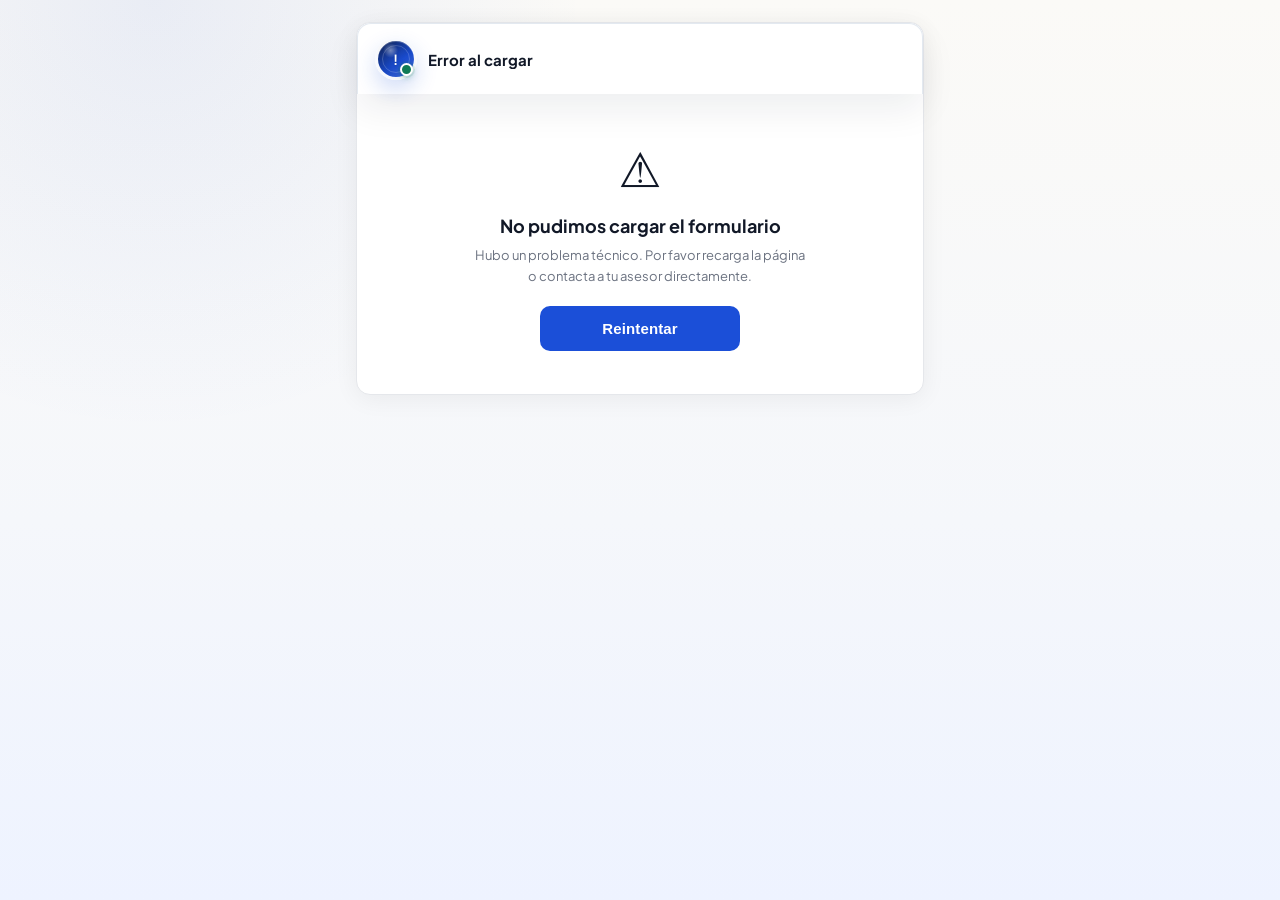
<file: productos/chatbot/perfilador/app.html>
<!DOCTYPE html>
<html lang="es">
<head>
<meta charset="UTF-8"/>
<meta name="viewport" content="width=device-width, initial-scale=1.0"/>
<title>Encuentra tu apartamento ideal</title>
<link href="https://fonts.googleapis.com/css2?family=Plus+Jakarta+Sans:wght@400;500;600;700&display=swap" rel="stylesheet"/>
<style>
*{box-sizing:border-box;margin:0;padding:0}
:root{
  --brand:#1B4FD8;--brand-dark:#1340B0;--brand-light:#EEF3FF;--brand-mid:#4F7BF7;
  --success:#0F7B55;--success-bg:#E6F7F1;--success-border:#6EE7B7;
  --danger:#B91C1C;--danger-bg:#FEF2F2;--danger-border:#FECACA;
  --warn-bg:#FFFBEB;--warn-border:#FDE68A;--warn-text:#92400E;
  --text:#111827;--text-2:#6B7280;--text-3:#9CA3AF;
  --border:#E5E7EB;--surface:#F9FAFB;--white:#FFFFFF;
  --radius:14px;--radius-sm:10px;--radius-xs:7px;
}
html,body{min-height:100vh;background:radial-gradient(circle at 12% 0%,rgba(27,79,216,0.08),transparent 30%),linear-gradient(180deg,#FBFAF7 0%,#F5F7FB 58%,#EEF3FF 100%);font-family:'Plus Jakarta Sans',system-ui,sans-serif;color:var(--text)}
#app{max-width:600px;margin:0 auto;padding:22px 16px 40px}

/* LOADING */
#loading-screen{display:flex;flex-direction:column;align-items:center;justify-content:center;min-height:60vh;gap:16px}
.spinner{width:40px;height:40px;border:3px solid var(--brand-light);border-top-color:var(--brand);border-radius:50%;animation:spin 0.8s linear infinite}
@keyframes spin{to{transform:rotate(360deg)}}
#loading-screen p{font-size:14px;color:var(--text-2)}

/* ADVISOR HEADER */
.broker-bar{background:rgba(255,255,255,0.9);backdrop-filter:blur(18px);border:1px solid rgba(226,232,240,0.95);border-bottom:none;border-radius:20px 20px 0 0;padding:14px 17px;display:flex;align-items:center;gap:11px;box-shadow:0 16px 36px rgba(15,23,42,0.07)}
.broker-avatar{position:relative;width:42px;height:42px;border-radius:50%;background:radial-gradient(circle at 35% 26%,rgba(255,255,255,0.42),transparent 21%),linear-gradient(145deg,#0F1F4A 0%,var(--brand) 58%,#4F7BF7 100%);border:3px solid rgba(255,255,255,0.96);box-shadow:inset 0 1px 0 rgba(255,255,255,0.24),inset 0 -10px 18px rgba(15,31,74,0.18),0 10px 22px rgba(27,79,216,0.2);display:flex;align-items:center;justify-content:center;font-weight:700;font-size:14px;color:#fff;flex-shrink:0;letter-spacing:0.04em;text-shadow:0 1px 2px rgba(15,23,42,0.22)}
.broker-avatar::before{content:'';position:absolute;inset:4px;border-radius:50%;border:1px solid rgba(255,255,255,0.18);pointer-events:none}
.broker-avatar::after{content:'';position:absolute;right:1px;bottom:1px;width:9px;height:9px;border-radius:50%;background:var(--success);border:2px solid #fff;box-shadow:0 0 0 2px rgba(15,123,85,0.1),0 2px 6px rgba(15,123,85,0.28)}
.broker-info{flex:1;min-width:0}
.broker-name{font-size:15px;font-weight:700;color:var(--text);white-space:nowrap;overflow:hidden;text-overflow:ellipsis}
.broker-sub{font-size:11px;font-weight:500;color:var(--text-2);margin-top:2px;white-space:nowrap;overflow:hidden;text-overflow:ellipsis}
.broker-sub::before{content:'';display:inline-block;width:6px;height:6px;border-radius:50%;background:var(--success);margin-right:6px;box-shadow:0 0 0 3px rgba(15,123,85,0.12);vertical-align:1px}
.broker-logo{font-size:10px;font-weight:800;color:#172554;letter-spacing:0.09em;background:#F1F5F9;padding:5px 10px;border-radius:999px;white-space:nowrap;flex-shrink:0}

/* TRUST BAR */
.trust-bar{
  background:rgba(255,255,255,0.68);
  border-left:1px solid rgba(226,232,240,0.95);
  border-right:1px solid rgba(226,232,240,0.95);
  border-top:1px solid rgba(226,232,240,0.7);
  border-bottom:none;
  padding:7px 17px;
  display:flex;
  align-items:center;
  gap:14px;
  flex-wrap:wrap;
}
.trust-item{
  display:flex;
  align-items:center;
  gap:5px;
  font-size:10px;
  color:var(--text-2);
  font-weight:600;
}

/* CHAT SHELL */
.card{background:rgba(255,255,255,0.92);border:1px solid rgba(226,232,240,0.95);border-top:none;border-radius:0 0 20px 20px;padding:22px 22px 22px;box-shadow:0 18px 48px rgba(15,23,42,0.08),0 1px 4px rgba(0,0,0,0.035);min-height:470px}

/* PROGRESS */
.prog-wrap{margin:-22px -22px 20px}
.prog-meta{display:none}
.prog-meta span{font-size:11px;color:var(--text-2);font-weight:500}
.prog-track{height:2px;background:rgba(226,232,240,0.9);overflow:hidden}
.prog-fill{height:2px;background:linear-gradient(90deg,#172554 0%,var(--brand) 100%);transition:width 0.45s cubic-bezier(.4,0,.2,1)}

/* STEPS */
.step{display:none}
.step.active{display:block;animation:fadeUp 0.24s cubic-bezier(.4,0,.2,1)}
@keyframes fadeUp{from{opacity:0;transform:translateY(8px)}to{opacity:1;transform:none}}

/* COMPACT ANSWER SUMMARY */
.answer-summary{display:none;margin:0 0 14px;padding:8px 9px;background:rgba(248,250,252,0.6);border:1px solid rgba(226,232,240,0.9);border-radius:15px}
.answer-summary.has-items{display:block;animation:fadeUp 0.2s cubic-bezier(.4,0,.2,1)}
.summary-title{font-size:8.5px;font-weight:700;letter-spacing:0.08em;text-transform:uppercase;color:var(--text-3);margin-bottom:5px}
.summary-list{display:flex;flex-wrap:wrap;gap:5px}
.summary-chip{display:inline-flex;align-items:center;gap:5px;max-width:100%;padding:4px 7px;border-radius:999px;background:#fff;border:1px solid #E5E7EB;color:var(--text);font-size:10.5px;font-weight:500;box-shadow:0 3px 10px rgba(15,23,42,0.025);animation:chipIn 0.18s cubic-bezier(.4,0,.2,1)}
.summary-chip::before{content:'✓';color:var(--success);font-weight:800}
.summary-more{display:inline-flex;align-items:center;padding:4px 6px;border-radius:999px;background:transparent;color:var(--text-3);font-size:10.5px;font-weight:600}
@keyframes chipIn{from{opacity:0;transform:translateY(4px)}to{opacity:1;transform:none}}
.progress-nudge{display:none;margin:0 4px 20px;font-size:12px;font-weight:400;line-height:1.55;color:var(--text-2)}
.progress-nudge.show{display:block;animation:fadeUp 0.22s cubic-bezier(.4,0,.2,1)}

/* ADVISOR MESSAGE */
.section-pill{display:none!important}
.section-pill::before{content:none!important}
.q-text{position:relative;font-size:18px;font-weight:700;color:var(--text);line-height:1.48;margin:26px 0 11px;padding:17px 18px;background:#F8FAFF;border:1px solid #E0E7FF;border-radius:17px 17px 17px 6px;box-shadow:0 8px 22px rgba(27,79,216,0.055)}
.q-text::before{content:'Asesor';position:absolute;left:0;top:-24px;font-size:11px;font-weight:700;color:var(--text-3)}
.q-sub{font-size:13px;font-weight:400;color:var(--text-2);line-height:1.6;margin:0 0 18px;padding:0 4px}

/* QUICK REPLIES */
.opts{display:flex;flex-direction:column;gap:7px;margin:15px 0 8px}
.opt{position:relative;display:flex;align-items:center;gap:9px;padding:10px 12px;border:1px solid #E2E8F0;border-radius:999px;cursor:pointer;background:rgba(255,255,255,0.9);text-align:left;width:100%;min-height:44px;transition:border-color 0.16s,background 0.16s,box-shadow 0.16s,transform 0.12s;color:var(--text)}
.opt:hover{border-color:#AFC2FF;background:#F8FAFF;box-shadow:0 10px 26px rgba(27,79,216,0.1);transform:translateY(-1px)}
.opt.sel{border-color:var(--brand);background:#F8FAFF;box-shadow:0 0 0 3px rgba(27,79,216,0.07),0 10px 24px rgba(27,79,216,0.09)}
.opt-radio{width:8px;height:8px;border-radius:50%;border:0;flex-shrink:0;background:#CBD5E1;box-shadow:0 0 0 4px #F1F5F9;display:flex;align-items:center;justify-content:center;transition:all 0.15s}
.opt.sel .opt-radio{background:var(--brand);box-shadow:0 0 0 4px rgba(27,79,216,0.12)}
.opt.sel .opt-radio::after{content:'';width:3px;height:3px;border-radius:50%;background:#fff}
.opt-label{flex:1;font-size:13.5px;color:var(--text);font-weight:500;line-height:1.4}
.opt.sel .opt-label{color:var(--brand-dark)}
.opt-sublabel{font-size:11px;color:var(--text-2);margin-top:2px;font-weight:400}

/* FIELDS */
.field-group{margin-bottom:14px}
.field-label{font-size:13px;font-weight:600;color:var(--text);margin-bottom:6px;display:flex;align-items:center;gap:4px}
.field-req{color:var(--brand)}
.f-input{width:100%;padding:13px 15px;font-size:14px;font-family:'Plus Jakarta Sans',system-ui,sans-serif;border:1px solid #E2E8F0;border-radius:16px;color:var(--text);background:rgba(255,255,255,0.94);outline:none;transition:border 0.15s,box-shadow 0.15s,background 0.15s}
.f-input:focus{border-color:#AFC2FF;background:#fff;box-shadow:0 0 0 4px rgba(27,79,216,0.08)}
.f-input::placeholder{color:var(--text-3)}
textarea.f-input{resize:none;min-height:72px;line-height:1.55}
.f-hint{font-size:11px;color:var(--text-3);margin-top:4px;line-height:1.5}

/* OPTIONAL DETAILS */
.optional-detail{margin-top:12px;border:1px dashed var(--border);border-radius:var(--radius-xs);background:var(--surface);overflow:hidden}
.optional-detail summary{list-style:none;cursor:pointer;padding:10px 12px;font-size:12px;font-weight:700;color:var(--brand);display:flex;align-items:center;gap:7px}
.optional-detail summary::-webkit-details-marker{display:none}
.optional-detail summary::before{content:'+';width:18px;height:18px;border-radius:50%;background:var(--brand-light);display:inline-flex;align-items:center;justify-content:center;font-size:14px;line-height:1}
.optional-detail[open] summary::before{content:'-'}
.optional-detail .field-group{margin:0;padding:0 12px 12px}

/* PRIVACY NOTE */
.privacy-note{display:flex;align-items:flex-start;gap:8px;background:#F8FAFF;border:1px solid #DBEAFE;border-radius:var(--radius-xs);padding:10px 13px;margin-top:10px}
.privacy-note span{font-size:12px;color:#3B82F6;line-height:1.55}

/* BUTTONS */
.btn-primary{width:100%;padding:14px;font-size:15px;font-weight:700;color:#fff;background:var(--brand);border:none;border-radius:var(--radius-sm);cursor:pointer;transition:background 0.15s,transform 0.12s,box-shadow 0.15s;letter-spacing:0.01em;margin-top:18px;display:flex;align-items:center;justify-content:center;gap:8px}
.btn-primary:hover{background:var(--brand-dark);transform:translateY(-1px);box-shadow:0 6px 16px rgba(27,79,216,0.28)}
.btn-primary:active{transform:none;box-shadow:none}
.btn-primary:disabled{background:#9CA3AF;cursor:not-allowed;transform:none;box-shadow:none}
.btn-retry{width:100%;padding:12px;font-size:14px;font-weight:600;color:var(--brand);background:var(--brand-light);border:1.5px solid rgba(27,79,216,0.25);border-radius:var(--radius-sm);cursor:pointer;margin-top:10px;transition:all 0.15s}
.btn-retry:hover{background:var(--brand);color:#fff}
.auto-step .btn-primary{display:none;margin-top:12px;padding:10px 12px;font-size:12px;color:var(--brand);background:transparent;border:1px solid rgba(27,79,216,0.16);box-shadow:none}
.auto-step .btn-primary:hover{background:var(--brand-light);color:var(--brand);transform:none;box-shadow:none}
.auto-step:has(.optional-detail[open]) .btn-primary{display:flex}

/* ALERTS */
.alert-box{border-radius:var(--radius-sm);padding:15px 16px;margin-bottom:18px;display:flex;gap:13px;align-items:flex-start}
.alert-box.danger{background:var(--danger-bg);border:1px solid var(--danger-border)}
.alert-box.success-box{background:var(--success-bg);border:1px solid var(--success-border)}
.alert-box.warn{background:var(--warn-bg);border:1px solid var(--warn-border)}
.alert-icon{font-size:20px;flex-shrink:0;margin-top:1px}
.alert-title{font-size:14px;font-weight:700;margin-bottom:4px}
.alert-box.danger .alert-title{color:var(--danger)}
.alert-box.success-box .alert-title{color:var(--success)}
.alert-box.warn .alert-title{color:var(--warn-text)}
.alert-body{font-size:13px;line-height:1.6;color:var(--text-2)}

/* ERROR SUBMIT */
.submit-error{background:var(--danger-bg);border:1px solid var(--danger-border);border-radius:var(--radius-sm);padding:14px 16px;margin-top:12px;display:none}
.submit-error-title{font-size:13px;font-weight:700;color:var(--danger);margin-bottom:5px}
.submit-error-body{font-size:12px;color:var(--text-2);line-height:1.6}
.submit-error-wa{display:inline-flex;align-items:center;gap:6px;margin-top:10px;font-size:13px;font-weight:600;color:#25D366;text-decoration:none;background:#F0FDF4;padding:8px 14px;border-radius:var(--radius-xs);border:1px solid #BBF7D0}

/* INFO BOX */
.info-box{background:var(--brand-light);border-radius:var(--radius-xs);padding:10px 13px;margin-bottom:16px;font-size:12px;color:var(--brand);font-weight:500;line-height:1.5}

/* ERR MSG */
.err-msg{font-size:12px;color:var(--danger);margin-top:8px;animation:shake 0.35s ease}
@keyframes shake{0%,100%{transform:translateX(0)}25%{transform:translateX(-4px)}75%{transform:translateX(4px)}}

/* THANK YOU */
.thank-you-icon{text-align:center;font-size:52px;margin-bottom:16px}
.thank-you-title{font-size:22px;font-weight:700;color:var(--text);text-align:center;margin-bottom:8px}
.thank-you-sub{font-size:14px;color:var(--text-2);text-align:center;line-height:1.6;margin-bottom:24px}
.thank-you-steps{display:flex;flex-direction:column;gap:10px;margin-bottom:20px}
.ty-step{display:flex;align-items:flex-start;gap:12px;padding:12px 14px;background:var(--surface);border-radius:var(--radius-xs);border:1px solid var(--border)}
.ty-step-num{width:24px;height:24px;border-radius:50%;background:var(--brand);color:#fff;font-size:11px;font-weight:700;display:flex;align-items:center;justify-content:center;flex-shrink:0;margin-top:1px}
.ty-step-text{font-size:13px;color:var(--text-2);line-height:1.5}
.ty-step-text strong{color:var(--text)}
.ty-privacy{display:flex;align-items:flex-start;gap:8px;background:#F8FAFF;border:1px solid #DBEAFE;border-radius:var(--radius-xs);padding:11px 13px;margin-top:4px}
.ty-privacy span{font-size:11px;color:#3B82F6;line-height:1.6}

/* INACTIVE / ERROR SCREENS */
.screen-center{display:flex;flex-direction:column;align-items:center;justify-content:center;min-height:300px;text-align:center;padding:24px}
.screen-icon{font-size:48px;margin-bottom:16px}
.screen-title{font-size:18px;font-weight:700;color:var(--text);margin-bottom:8px}
.screen-sub{font-size:13px;color:var(--text-2);line-height:1.6;max-width:340px}

@media(max-width:480px){
  #app{padding:10px 9px 30px}
  .broker-bar{border-radius:17px 17px 0 0;padding:12px 13px;gap:9px}
  .broker-avatar{width:38px;height:38px;font-size:13px}
  .broker-avatar::after{width:8px;height:8px}
  .broker-logo{font-size:9px;padding:4px 8px}
  .trust-bar{padding:7px 13px;gap:8px}
  .trust-item{font-size:9px}
  .card{padding:20px 15px 18px;border-radius:0 0 17px 17px;min-height:440px}
  .prog-wrap{margin:-20px -15px 19px}
  .answer-summary{margin-bottom:18px;padding:10px}
  .summary-list{gap:6px}
  .summary-chip{font-size:11px;max-width:100%}
  .q-text{font-size:16px;padding:15px 15px;margin-top:25px;border-radius:16px 16px 16px 6px}
  .q-sub{font-size:12px}
  .opt{border-radius:15px;padding:10px 12px;min-height:44px}
  .btn-primary{font-size:14px;padding:13px}
}

/* UX TECH UPGRADES */
/* Step counter chip */
.step-chip{display:inline-flex;align-items:center;gap:6px;font-size:11px;font-weight:600;color:var(--text-3);margin-bottom:16px}
.step-chip-dot{width:6px;height:6px;border-radius:50%;background:var(--brand);opacity:0.4}
.step-chip-dot.active{opacity:1;box-shadow:0 0 0 3px rgba(27,79,216,0.15)}
/* Opt check feedback */
.opt-check{width:18px;height:18px;border-radius:50%;background:var(--brand);display:none;align-items:center;justify-content:center;flex-shrink:0;margin-left:auto}
.opt-check::after{content:'✓';font-size:10px;color:#fff;font-weight:700}
.opt.sel .opt-check{display:flex}
/* Kbd hint */
.kbd-hint{font-size:10px;color:var(--text-3);text-align:center;margin-top:12px;opacity:0.7}
/* Floating progress ring on loading */
.spinner-wrap{position:relative;width:48px;height:48px}
.spinner-wrap .spinner{width:48px;height:48px;border-width:3px}
.spinner-wrap .spinner-icon{position:absolute;inset:0;display:flex;align-items:center;justify-content:center;font-size:18px}
/* Section label cleanup */
.section-pill::before{content:none}
/* Smooth card enter */
.card{animation:cardIn 0.35s cubic-bezier(.4,0,.2,1)}
@keyframes cardIn{from{opacity:0;transform:translateY(8px)}to{opacity:1;transform:none}}
</style>
</head>
<body>
<div id="app">

  <!-- LOADING -->
  <div id="loading-screen">
    <div class="spinner-wrap">
      <div class="spinner"></div>
      <div class="spinner-icon">🏠</div>
    </div>
    <p>Preparando tu perfil...</p>
  </div>

  <!-- FORMULARIO -->
  <div id="form-wrapper" style="display:none">

    <div class="broker-bar">
      <div class="broker-avatar" id="av">JP</div>
      <div class="broker-info">
        <div class="broker-name" id="bk-name">Cargando...</div>
        <div class="broker-sub" id="bk-sub"></div>
      </div>
      <div class="broker-logo" id="bk-logo">HABI</div>
    </div>
    <!-- TRUST BAR -->
    <div class="trust-bar">
      <div class="trust-item">🔒 Tus datos están protegidos</div>
      <div class="trust-item">🚫 No hacemos spam</div>
      <div class="trust-item">✅ Sin costo para ti</div>
    </div>

    <div class="card">
      <div class="prog-wrap">
        <div class="prog-meta"><span id="step-lbl">Tu avance</span><span id="pct-lbl">0%</span></div>
        <div class="prog-track"><div class="prog-fill" id="prog" style="width:0%"></div></div>
      </div>
      <div class="answer-summary" id="answer-summary" aria-live="polite"></div>
      <div class="progress-nudge" id="progress-nudge">Muy bien. Tu asesor ya tiene contexto para orientarte mejor.</div>

      <!-- S1: Bienvenida -->
      <div class="step active" id="s1">
        <div class="section-pill">Bienvenida</div>
        <p class="q-text">Vamos a entender qué estás buscando para ayudarte mejor</p>
        <p class="q-sub" id="intro-text">Cargando...</p>
        <div style="display:flex;flex-direction:column;gap:9px;margin:18px 0 4px">
          <div style="display:flex;align-items:center;gap:10px;font-size:13px;color:var(--text-2)"><span style="width:22px;height:22px;border-radius:50%;background:var(--brand-light);color:var(--brand);display:flex;align-items:center;justify-content:center;font-size:11px;font-weight:700;flex-shrink:0">1</span>Entendemos lo que estás buscando</div>
          <div style="display:flex;align-items:center;gap:10px;font-size:13px;color:var(--text-2)"><span style="width:22px;height:22px;border-radius:50%;background:var(--brand-light);color:var(--brand);display:flex;align-items:center;justify-content:center;font-size:11px;font-weight:700;flex-shrink:0">2</span>Revisamos tu momento de compra</div>
          <div style="display:flex;align-items:center;gap:10px;font-size:13px;color:var(--text-2)"><span style="width:22px;height:22px;border-radius:50%;background:var(--brand-light);color:var(--brand);display:flex;align-items:center;justify-content:center;font-size:11px;font-weight:700;flex-shrink:0">3</span><span id="asesor-texto">Nuestro asesor te contacta con opciones a tu medida</span></div>
        </div>
        <div class="privacy-note" style="margin-top:14px">
          <span>🔒 <strong>Tu información es 100% confidencial.</strong> Solo la usa tu asesor para encontrarte las mejores opciones. No se comparte con terceros ni se usa para publicidad.</span>
        </div>
        <button class="btn-primary" onclick="goTo(2)">Empezar mi perfil <span>→</span></button>
      </div>

      <!-- S2: Contacto -->
      <div class="step" id="s2">
        <div class="section-pill">Tus datos</div>
        <p class="q-text">¿Cómo te llamas y cómo podemos contactarte?</p>
        <p class="q-sub" id="asesor-sub">Tu asesor usará estos datos solo para contactarte sobre tu búsqueda. Tu información nunca se comparte con otras personas ni empresas.</p>
        <div class="field-group">
          <div class="field-label">Nombre completo <span class="field-req">*</span></div>
          <input class="f-input" type="text" id="nombre" placeholder="Ej: Carlos Ramírez" autocomplete="name"/>
        </div>
        <div class="field-group">
          <div class="field-label">Celular (WhatsApp) <span class="field-req">*</span></div>
          <input class="f-input" type="tel" id="celular" placeholder="Ej: 3001234567" autocomplete="tel"/>
        </div>
        <div class="privacy-note">
          <span>🚫 <strong>Sin spam.</strong> Tu número solo se usa para que tu asesor te contacte con opciones relevantes. No recibirás llamadas de terceros ni mensajes no solicitados.</span>
        </div>
        <button class="btn-primary" onclick="next2()">Guardar y seguir <span>→</span></button>
      </div>

      <!-- S3: Para quién -->
      <div class="step auto-step" id="s3">
        <div class="section-pill">Intención de compra</div>
        <p class="q-text">¿Para quién estás buscando el apartamento?</p>
        <p class="q-sub">Esto nos ayuda a entender quién va a vivir allí y qué necesidades tiene el hogar.</p>
        <div class="opts">
          <button class="opt" onclick="selNext(this,'comprador','yo_familia',4)"><div class="opt-radio"></div><div><div class="opt-label">Para mí y mi familia</div><div class="opt-sublabel">Somos los que vamos a vivir allí</div></div></button>
          <button class="opt" onclick="selNext(this,'comprador','yo_solo',4)"><div class="opt-radio"></div><span class="opt-label">Para mí solo(a)</span></button>
          <button class="opt" onclick="selNext(this,'comprador','otra_persona',4)"><div class="opt-radio"></div><div><div class="opt-label">Para otra persona</div><div class="opt-sublabel">Padres, familiar, tercero</div></div></button>
          <button class="opt" onclick="selNext(this,'comprador','inversion',4)"><div class="opt-radio"></div><div><div class="opt-label">Para invertir</div><div class="opt-sublabel">No voy a vivir allí, es para arrendar</div></div></button>
        </div>
        <details class="optional-detail">
          <summary>Agregar detalle opcional</summary>
          <div class="field-group">
            <div class="field-label">¿Algo más que debamos saber sobre quién va a vivir allí?</div>
            <textarea class="f-input" id="nota_comprador" placeholder="Ej: somos 4 personas, tenemos mascotas, hay un adulto mayor..."></textarea>
          </div>
        </details>
        <button class="btn-primary" onclick="nextReq(3,4,'comprador')">Continuar <span>→</span></button>
      </div>

      <!-- S4: Habitaciones -->
      <div class="step auto-step" id="s4">
        <div class="section-pill">Características</div>
        <p class="q-text">¿Cuántas habitaciones necesitas sí o sí?</p>
        <p class="q-sub">Dinos el mínimo indispensable — así no te mostramos opciones que no aplican.</p>
        <div class="opts">
          <button class="opt" onclick="selNext(this,'habitaciones','1',5)"><div class="opt-radio"></div><span class="opt-label">1 habitación</span></button>
          <button class="opt" onclick="selNext(this,'habitaciones','2',5)"><div class="opt-radio"></div><span class="opt-label">2 habitaciones</span></button>
          <button class="opt" onclick="selNext(this,'habitaciones','3',5)"><div class="opt-radio"></div><span class="opt-label">3 habitaciones</span></button>
          <button class="opt" onclick="selNext(this,'habitaciones','4+',5)"><div class="opt-radio"></div><span class="opt-label">4 o más habitaciones</span></button>
          <button class="opt" onclick="selNext(this,'habitaciones','flexible',5)"><div class="opt-radio"></div><span class="opt-label">Flexible — cualquiera me sirve</span></button>
        </div>
        <details class="optional-detail">
          <summary>Agregar detalle opcional</summary>
          <div class="field-group">
            <div class="field-label">¿Algún detalle adicional sobre los espacios?</div>
            <textarea class="f-input" id="nota_habitaciones" placeholder="Ej: necesito estudio, dos baños mínimo, balcón..."></textarea>
          </div>
        </details>
        <button class="btn-primary" onclick="nextReq(4,5,'habitaciones')">Continuar <span>→</span></button>
      </div>

      <!-- S5: Parqueadero -->
      <div class="step auto-step" id="s5">
        <div class="section-pill">Características</div>
        <p class="q-text">¿Necesitas parqueadero?</p>
        <div class="opts">
          <button class="opt" onclick="selNext(this,'parqueadero','carro',6)"><div class="opt-radio"></div><span class="opt-label">Sí, tengo carro</span></button>
          <button class="opt" onclick="selNext(this,'parqueadero','moto',6)"><div class="opt-radio"></div><span class="opt-label">Sí, tengo moto</span></button>
          <button class="opt" onclick="selNext(this,'parqueadero','carro_moto',6)"><div class="opt-radio"></div><span class="opt-label">Tengo carro y moto</span></button>
          <button class="opt" onclick="selNext(this,'parqueadero','no',6)"><div class="opt-radio"></div><span class="opt-label">No, no tengo vehículo</span></button>
        </div>
        <button class="btn-primary" onclick="nextReq(5,6,'parqueadero')">Continuar <span>→</span></button>
      </div>

      <!-- S6: Ascensor -->
      <div class="step auto-step" id="s6">
        <div class="section-pill">Características</div>
        <p class="q-text">¿El apartamento debe tener ascensor?</p>
        <p class="q-sub">Clave si va a vivir allí alguien mayor, con movilidad reducida, o si prefieren no subir muchos pisos.</p>
        <div class="opts">
          <button class="opt" onclick="selNext(this,'ascensor','cualquier',7)"><div class="opt-radio"></div><span class="opt-label">No hay restricción — cualquier piso está bien</span></button>
          <button class="opt" onclick="selNext(this,'ascensor','con_ascensor',7)"><div class="opt-radio"></div><span class="opt-label">Sí o sí debe tener ascensor</span></button>
          <button class="opt" onclick="selNext(this,'ascensor','piso_bajo',7)"><div class="opt-radio"></div><span class="opt-label">Sin ascensor está bien, máximo piso 3</span></button>
          <button class="opt" onclick="selNext(this,'ascensor','piso_bajo_ascensor',7)"><div class="opt-radio"></div><span class="opt-label">Piso bajo con ascensor disponible en el edificio</span></button>
        </div>
        <details class="optional-detail">
          <summary>Agregar detalle opcional</summary>
          <div class="field-group">
            <div class="field-label">¿Hay algún motivo específico?</div>
            <textarea class="f-input" id="nota_ascensor" placeholder="Ej: mi mamá tiene 75 años y no puede subir escaleras..."></textarea>
          </div>
        </details>
        <button class="btn-primary" onclick="nextReq(6,7,'ascensor')">Continuar <span>→</span></button>
      </div>

      <!-- S7: Zona -->
      <div class="step" id="s7">
        <div class="section-pill">Zona</div>
        <p class="q-text">¿En qué zona estás buscando?</p>
        <p class="q-sub" id="zona-sub">Si no tienes zona fija, escribe "abierto" — tenemos inventario en toda la ciudad.</p>
        <div class="field-group">
          <div class="field-label">Barrio, sector o localidad</div>
          <input class="f-input" type="text" id="zona" placeholder="Ej: Chapinero, Suba, Engativá, Kennedy..." id="zona-input"/>
        </div>
        <details class="optional-detail">
          <summary>Agregar detalle opcional</summary>
          <div class="field-group">
            <div class="field-label">¿Por qué te llama la atención esa zona?</div>
            <textarea class="f-input" id="zona_razon" placeholder="Ej: cerca del trabajo, colegio de los niños, familia..."></textarea>
          </div>
        </details>
        <button class="btn-primary" onclick="nextZona()">Guardar y seguir <span>→</span></button>
      </div>

      <!-- S7b: Flexibilidad de zona -->
      <div class="step auto-step" id="s7b">
        <div class="section-pill">Zona</div>
        <p class="q-text">¿Estarías abierto(a) a evaluar otras zonas?</p>
        <p class="q-sub">A veces una zona cercana puede abrir mejores opciones de precio, espacio o disponibilidad.</p>
        <div class="opts">
          <button class="opt" onclick="selNext(this,'zona_flex','si',8)"><div class="opt-radio"></div><span class="opt-label">Sí, si el precio y las condiciones lo justifican</span></button>
          <button class="opt" onclick="selNext(this,'zona_flex','no',8)"><div class="opt-radio"></div><span class="opt-label">No, esa zona es definitiva para mí</span></button>
        </div>
        <button class="btn-primary" onclick="nextReq('7b',8,'zona_flex')">Continuar <span>→</span></button>
      </div>

      <!-- S8: Decisores -->
      <div class="step auto-step" id="s8">
        <div class="section-pill">Decisión de compra</div>
        <p class="q-text">¿Quién más participa en la decisión de compra?</p>
        <p class="q-sub">Es importante que todos los decisores estén en la visita para poder avanzar rápido.</p>
        <div class="opts">
          <button class="opt" onclick="selNext(this,'decisores','solo','8b')"><div class="opt-radio"></div><span class="opt-label">Solo yo decido</span></button>
          <button class="opt" onclick="selNext(this,'decisores','pareja','8b')"><div class="opt-radio"></div><span class="opt-label">Mi pareja o esposo(a)</span></button>
          <button class="opt" onclick="selNext(this,'decisores','familia','8b')"><div class="opt-radio"></div><span class="opt-label">Mi familia (padres, hijos adultos)</span></button>
          <button class="opt" onclick="selNext(this,'decisores','varios','8b')"><div class="opt-radio"></div><span class="opt-label">Somos varios — todos necesitamos estar presentes</span></button>
        </div>
        <button class="btn-primary" onclick="nextReq(8,'8b','decisores')">Continuar <span>→</span></button>
      </div>

      <!-- S8b: Presupuesto -->
      <div class="step auto-step" id="s8b">
        <div class="section-pill">Presupuesto</div>
        <p class="q-text">¿En qué rango está el presupuesto que tienes en mente?</p>
        <p class="q-sub">No es un compromiso — nos ayuda a mostrarte opciones reales, no las que están fuera de tu alcance.</p>
        <div class="opts">
          <button class="opt" onclick="selNext(this,'presupuesto','hasta_200',9)"><div class="opt-radio"></div><div><div class="opt-label">Hasta $200 millones</div><div class="opt-sublabel">VIS — bancos prestan hasta el 80%</div></div></button>
          <button class="opt" onclick="selNext(this,'presupuesto','200_300',9)"><div class="opt-radio"></div><div><div class="opt-label">$200M – $300 millones</div><div class="opt-sublabel">VIS / No VIS según el inmueble</div></div></button>
          <button class="opt" onclick="selNext(this,'presupuesto','300_500',9)"><div class="opt-radio"></div><div><div class="opt-label">$300M – $500 millones</div><div class="opt-sublabel">No VIS — bancos prestan hasta el 70%</div></div></button>
          <button class="opt" onclick="selNext(this,'presupuesto','500_800',9)"><div class="opt-radio"></div><div><div class="opt-label">$500M – $800 millones</div><div class="opt-sublabel">No VIS premium</div></div></button>
          <button class="opt" onclick="selNext(this,'presupuesto','mas_800',9)"><div class="opt-radio"></div><div><div class="opt-label">Más de $800 millones</div><div class="opt-sublabel">Segmento alto / lujo</div></div></button>
          <button class="opt" onclick="selNext(this,'presupuesto','no_definido',9)"><div class="opt-radio"></div><span class="opt-label">Aún no lo tengo definido</span></button>
        </div>
        <button class="btn-primary" onclick="nextReq('8b',9,'presupuesto')">Continuar <span>→</span></button>
      </div>

      <!-- S9: Crédito -->
      <div class="step" id="s9">
        <div class="section-pill">Capacidad financiera</div>
        <p class="q-text">¿Cómo planeas financiar la compra?</p>
        <p class="q-sub">Esto nos ayuda a filtrar opciones reales y entender si ya estás listo para avanzar.</p>
        <div class="opts">
          <button class="opt" onclick="sel(this,'credito','aprobado');showNotaCredito(true)"><div class="opt-radio"></div><div><div class="opt-label">Con crédito hipotecario — ya está aprobado</div><div class="opt-sublabel">Tengo carta de aprobación de un banco</div></div></button>
          <button class="opt" onclick="sel(this,'credito','proceso');showNotaCredito(true)"><div class="opt-radio"></div><div><div class="opt-label">Con crédito hipotecario — estoy en proceso</div><div class="opt-sublabel">Ya radicué o estoy en estudio de crédito</div></div></button>
          <button class="opt" onclick="sel(this,'credito','solo_recursos');showNotaCredito(false)"><div class="opt-radio"></div><div><div class="opt-label">De contado — solo con mis propios recursos</div><div class="opt-sublabel">Sin financiación bancaria, pago completo</div></div></button>
          <button class="opt" onclick="sel(this,'credito','mixto');showNotaCredito(true)"><div class="opt-radio"></div><div><div class="opt-label">Combinado — crédito + recursos propios</div><div class="opt-sublabel">Parte con banco, parte con mis ahorros</div></div></button>
          <button class="opt" onclick="sel(this,'credito','no');showNotaCredito(false)"><div class="opt-radio"></div><div><div class="opt-label">Aún no he iniciado el proceso</div><div class="opt-sublabel">No sé por dónde empezar</div></div></button>
        </div>
        <details class="optional-detail" id="nota-credito-wrap">
          <summary>Agregar detalle opcional</summary>
          <div class="field-group">
            <div class="field-label">¿Con qué banco y por qué monto?</div>
            <input class="f-input" type="text" id="nota_credito" placeholder="Ej: Davivienda, aprobado por $280 millones..."/>
          </div>
        </details>
        <button class="btn-primary" onclick="nextCredito()">Revisar financiación <span>→</span></button>
      </div>

      <!-- S9b: Sin crédito -->
      <div class="step" id="s9b">
        <div class="alert-box danger">
          <div class="alert-icon">⚠️</div>
          <div>
            <div class="alert-title">Primero validemos tu capacidad financiera</div>
            <div class="alert-body">Para avanzar con opciones reales, necesitas un crédito aprobado o en proceso. Te conectamos con un analista de <strong>HabiCrédito</strong> — es gratis y te orienta en menos de 24 horas.</div>
          </div>
        </div>
        <p class="q-text" style="font-size:15px;margin-bottom:12px">¿Cuándo podemos llamarte?</p>
        <div class="opts">
          <button class="opt" onclick="sel(this,'horario','manana')"><div class="opt-radio"></div><span class="opt-label">Mañana, 8am – 12pm</span></button>
          <button class="opt" onclick="sel(this,'horario','tarde')"><div class="opt-radio"></div><span class="opt-label">Tarde, 12pm – 6pm</span></button>
          <button class="opt" onclick="sel(this,'horario','cualquier')"><div class="opt-radio"></div><span class="opt-label">Cualquier momento</span></button>
        </div>
        <button class="btn-primary" id="btn-submit-9b" onclick="submitLead('derivar','btn-submit-9b')">Confirmar horario <span>→</span></button>
        <div class="submit-error" id="err-9b">
          <div class="submit-error-title">No pudimos enviar tu información</div>
          <div class="submit-error-body">Hubo un problema técnico. Por favor intenta de nuevo o escríbenos directamente por WhatsApp y te atendemos de inmediato.</div>
          <a class="submit-error-wa" id="wa-fallback-9b" href="#" target="_blank">💬 Escríbenos por WhatsApp</a>
          <button class="btn-retry" onclick="submitLead('derivar','btn-submit-9b')">Intentar de nuevo</button>
        </div>
      </div>

      <!-- S9c: Recursos propios -->
      <div class="step" id="s9c">
        <div class="section-pill">Recursos propios</div>
        <p class="q-text">Además del crédito, ¿cuentas con recursos propios para la compra?</p>
        <p class="q-sub">Esto nos ayuda a entender si puedes cubrir la cuota inicial, gastos notariales o negociar mejor.</p>
        <div class="opts">
          <button class="opt" onclick="sel(this,'recursos_propios','si_disponibles')"><div class="opt-radio"></div><span class="opt-label">Sí, tengo recursos propios disponibles</span></button>
          <button class="opt" onclick="sel(this,'recursos_propios','parcial')"><div class="opt-radio"></div><span class="opt-label">Tengo una parte, pero no todo</span></button>
          <button class="opt" onclick="sel(this,'recursos_propios','dependen_de_algo')"><div class="opt-radio"></div><span class="opt-label">Dependen de vender algo, CDT, cesantías u otra fuente</span></button>
          <button class="opt" onclick="sel(this,'recursos_propios','no')"><div class="opt-radio"></div><span class="opt-label">No, solo cuento con el crédito</span></button>
        </div>
        <button class="btn-primary" onclick="nextReq('9c',10,'recursos_propios')">Continuar <span>→</span></button>
      </div>

      <!-- S10: Cuota -->
      <div class="step" id="s10">
        <div class="section-pill">Capacidad financiera</div>
        <p class="q-text">¿Tienes la cuota inicial disponible hoy?</p>
        <p class="q-sub">Los bancos prestan hasta el 70–80%. Necesitas el 20–30% restante + gastos notariales.</p>
        <div class="info-box" id="s10-infobox">VIS (hasta $236M): banco presta hasta el 80% · No VIS (desde $237M): banco presta hasta el 70%</div>
        <div class="opts">
          <button class="opt" onclick="sel(this,'cuota','disponible')"><div class="opt-radio"></div><span class="opt-label">Sí, tengo el dinero disponible hoy</span></button>
          <button class="opt" onclick="sel(this,'cuota','pronto')"><div class="opt-radio"></div><span class="opt-label">Lo tendré en 1–2 meses</span></button>
          <button class="opt" onclick="sel(this,'cuota','activo')"><div class="opt-radio"></div><span class="opt-label">Depende de venta de un activo o CDT</span></button>
          <button class="opt" onclick="sel(this,'cuota','ahorrando')"><div class="opt-radio"></div><span class="opt-label">Todavía estoy ahorrando</span></button>
        </div>
        <button class="btn-primary" onclick="nextCuota()">Continuar <span>→</span></button>
      </div>

      <!-- S10b: Sin cuota -->
      <div class="step" id="s10b">
        <div class="alert-box warn">
          <div class="alert-icon">ℹ️</div>
          <div>
            <div class="alert-title" style="color:var(--warn-text)">Primero preparemos tu compra</div>
            <div class="alert-body">Sin la cuota inicial disponible no podemos avanzar a visitas, pero podemos ayudarte a planificar. Un analista de HabiCrédito puede orientarte sobre cómo prepararte.</div>
          </div>
        </div>
        <p class="q-text" style="font-size:15px;margin-bottom:12px">¿Cuándo podemos llamarte?</p>
        <div class="opts">
          <button class="opt" onclick="sel(this,'horario','manana')"><div class="opt-radio"></div><span class="opt-label">Mañana, 8am – 12pm</span></button>
          <button class="opt" onclick="sel(this,'horario','tarde')"><div class="opt-radio"></div><span class="opt-label">Tarde, 12pm – 6pm</span></button>
          <button class="opt" onclick="sel(this,'horario','cualquier')"><div class="opt-radio"></div><span class="opt-label">Cualquier momento</span></button>
        </div>
        <button class="btn-primary" id="btn-submit-10b" onclick="submitLead('derivar','btn-submit-10b')">Confirmar horario <span>→</span></button>
        <div class="submit-error" id="err-10b">
          <div class="submit-error-title">No pudimos enviar tu información</div>
          <div class="submit-error-body">Hubo un problema técnico. Por favor intenta de nuevo o escríbenos directamente por WhatsApp.</div>
          <a class="submit-error-wa" id="wa-fallback-10b" href="#" target="_blank">💬 Escríbenos por WhatsApp</a>
          <button class="btn-retry" onclick="submitLead('derivar','btn-submit-10b')">Intentar de nuevo</button>
        </div>
      </div>

      <!-- S11: Cierre -->
      <div class="step auto-step" id="s11">
        <div class="section-pill">Última pregunta</div>
        <p class="q-text">Si encontramos el apartamento que cumple todo lo que buscas, ¿estás listo(a) para iniciar el proceso?</p>
        <div class="opts">
          <button class="opt" onclick="selNext(this,'listo','si','11b')"><div class="opt-radio"></div><span class="opt-label">Sí — si cumple lo que busco, avanzo de inmediato</span></button>
          <button class="opt" onclick="selNext(this,'listo','quizas','11b')"><div class="opt-radio"></div><span class="opt-label">Quizás — todavía estoy evaluando opciones</span></button>
          <button class="opt" onclick="selNext(this,'listo','no','11b')"><div class="opt-radio"></div><span class="opt-label">No por ahora — solo estoy mirando</span></button>
        </div>
        <button class="btn-primary" onclick="nextReq(11,'11b','listo')">Continuar <span>→</span></button>
      </div>

      <!-- S11b: Experiencia previa -->
      <div class="step" id="s11b">
        <div class="section-pill">Última pregunta</div>
        <p class="q-text">¿Cuántos apartamentos has visto hasta ahora?</p>
        <p class="q-sub">Esto le ayuda a tu asesor a entender qué tanto has comparado y qué evitar repetir.</p>
        <div class="opts">
          <button class="opt" onclick="sel(this,'vistos','ninguno')"><div class="opt-radio"></div><span class="opt-label">Ninguno, soy nuevo(a) buscando</span></button>
          <button class="opt" onclick="sel(this,'vistos','pocos')"><div class="opt-radio"></div><span class="opt-label">Entre 1 y 5 apartamentos</span></button>
          <button class="opt" onclick="sel(this,'vistos','muchos')"><div class="opt-radio"></div><span class="opt-label">Más de 5</span></button>
        </div>
        <details class="optional-detail">
          <summary>Agregar detalle opcional</summary>
          <div class="field-group">
            <div class="field-label">¿Qué no te gustó de los que ya viste? (si aplica)</div>
            <textarea class="f-input" id="nota_anteriores" placeholder="Ej: muy pequeños, sin parqueadero, sector peligroso, precio muy alto..."></textarea>
          </div>
        </details>
        <button class="btn-primary" id="btn-submit-11" onclick="submitLead('completo','btn-submit-11')">Enviar mi perfil <span>→</span></button>
        <div class="submit-error" id="err-11">
          <div class="submit-error-title">No pudimos enviar tu información</div>
          <div class="submit-error-body">Hubo un problema técnico. Por favor intenta de nuevo o escríbenos directamente por WhatsApp y te atendemos de inmediato.</div>
          <a class="submit-error-wa" id="wa-fallback-11" href="#" target="_blank">💬 Escríbenos por WhatsApp</a>
          <button class="btn-retry" onclick="submitLead('completo','btn-submit-11')">Intentar de nuevo</button>
        </div>
      </div>

      <!-- THANK YOU -->
      <div class="step" id="s_final">
        <div class="thank-you-icon">🏠</div>
        <h2 class="thank-you-title">¡Listo, recibimos tu perfil!</h2>
        <p class="thank-you-sub" id="ty-message">En un momento nuestro asesor te contactará para ayudarte con tu apartamento ideal.</p>
        <div class="thank-you-steps">
          <div class="ty-step"><div class="ty-step-num">1</div><div class="ty-step-text">Revisamos tu perfil con las opciones disponibles que más aplican para ti</div></div>
          <div class="ty-step"><div class="ty-step-num">2</div><div class="ty-step-text" id="ty-step2"><strong>Nuestro asesor</strong> te contactará por WhatsApp al número que registraste</div></div>
          <div class="ty-step"><div class="ty-step-num">3</div><div class="ty-step-text">Si el perfil está listo, agendamos visita a los apartamentos que mejor cuadran contigo</div></div>
        </div>
        <div class="ty-privacy">
          <span>🔒 <strong>Tus datos quedan en manos de tu asesor.</strong> No se comparten con terceros, no se usan para publicidad y no recibirás contacto de personas distintas a tu asesor asignado.</span>
        </div>
      </div>

    </div><!-- /card -->
  </div><!-- /form-wrapper -->

  <!-- BROKER INACTIVO -->
  <div id="inactive-screen" style="display:none">
    <div style="background:var(--white);border:1px solid var(--border);border-radius:var(--radius);box-shadow:0 4px 24px rgba(0,0,0,0.06)">
      <div class="broker-bar" style="border-radius:var(--radius) var(--radius) 0 0">
        <div class="broker-avatar" id="av-inactive">—</div>
        <div class="broker-info"><div class="broker-name">Formulario no disponible</div></div>
      </div>
      <div class="screen-center">
        <div class="screen-icon">🔒</div>
        <div class="screen-title">Este formulario no está activo</div>
        <div class="screen-sub">El asesor ha pausado temporalmente este enlace. Si tienes su contacto directo, puedes escribirle por WhatsApp.</div>
      </div>
    </div>
  </div>

  <!-- ERROR DE CARGA -->
  <div id="error-screen" style="display:none">
    <div style="background:var(--white);border:1px solid var(--border);border-radius:var(--radius);box-shadow:0 4px 24px rgba(0,0,0,0.06)">
      <div class="broker-bar" style="border-radius:var(--radius) var(--radius) 0 0">
        <div class="broker-avatar">!</div>
        <div class="broker-info"><div class="broker-name">Error al cargar</div></div>
      </div>
      <div class="screen-center">
        <div class="screen-icon">⚠️</div>
        <div class="screen-title">No pudimos cargar el formulario</div>
        <div class="screen-sub">Hubo un problema técnico. Por favor recarga la página o contacta a tu asesor directamente.</div>
        <button class="btn-primary" style="margin-top:20px;max-width:200px" onclick="location.reload()">Reintentar</button>
      </div>
    </div>
  </div>

</div><!-- /app -->


<script>
// ── CONFIGURACIÓN — reemplaza con tus URLs reales de n8n ──
const N8N_GET_CONFIG = 'https://n8n.noema.lat/webhook/broker-config';
const N8N_POST_LEAD  = 'https://n8n.noema.lat/webhook/process-lead';

const D = {};
const TOTAL = 13;
let brokerConfig = {};
const answerSummary = [];

// ── INIT ──
async function init() {
  const params = new URLSearchParams(window.location.search);
  const broker_id = params.get('broker') || 'default';
  D.broker_id = broker_id;

  try {
    const res = await fetch(`${N8N_GET_CONFIG}?broker_id=${broker_id}`, {
      headers: {
        'ngrok-skip-browser-warning': 'true'
      }
    });

    if (res.status === 404) {
      showScreen('error'); return;
    }

    const config = await res.json();

    if (config.activo !== true && config.activo !== 'TRUE') {
      showScreen('inactive'); return;
    }

    brokerConfig = config;
    applyConfig(config);
    showScreen('form');
    goTo(1);

  } catch(e) {
    showScreen('error');
  }
}

function showScreen(which) {
  document.getElementById('loading-screen').style.display   = 'none';
  document.getElementById('form-wrapper').style.display     = which === 'form'     ? 'block' : 'none';
  document.getElementById('inactive-screen').style.display  = which === 'inactive' ? 'block' : 'none';
  document.getElementById('error-screen').style.display     = which === 'error'    ? 'block' : 'none';
}

function applyConfig(c) {
  const nombre = c.nombre || 'Tu Broker';
  const asesor = c.asesor || 'nuestro asesor';
  const initials = nombre.split(' ').slice(0,2).map(w=>w[0]||'').join('').toUpperCase();
  document.getElementById('av').textContent = initials;
  document.getElementById('bk-name').textContent = nombre;
  document.getElementById('bk-sub').textContent = `Asesor inmobiliario${c.inmobiliaria ? ' · ' + c.inmobiliaria : ''}`;
  document.getElementById('bk-logo').textContent = c.logo || 'HABI';
  document.getElementById('intro-text').innerHTML = `Soy <strong>${nombre}</strong>, de ${c.inmobiliaria || ''}. ${c.mensaje_intro || ''}`;
  document.getElementById('asesor-texto').textContent = `${asesor} te contactará con opciones a tu medida`;
  document.getElementById('asesor-sub').textContent = `${asesor.charAt(0).toUpperCase()+asesor.slice(1)} usará estos datos solo para contactarte sobre tu búsqueda. Tu información nunca se comparte con otras personas ni empresas.`;
  // Zona: ciudad dinámica
  const ciudad = c.ciudad || 'la ciudad';
  const zonaSub = document.getElementById('zona-sub');
  if(zonaSub) zonaSub.textContent = `Si no tienes zona fija, escribe "abierto" — tenemos inventario en toda ${ciudad}.`;
  // Fallback WhatsApp en errores de submit
  const waNum = c.whatsapp_destino || '';
  ['9b','10b','11'].forEach(id => {
    const el = document.getElementById('wa-fallback-'+id);
    if (el && waNum) el.href = `https://wa.me/${waNum}?text=Hola,%20quiero%20información%20sobre%20apartamentos`;
  });
}

// ── NAVEGACIÓN ──
function goTo(n) {
  document.querySelectorAll('.step').forEach(s => s.classList.remove('active'));

  const stepId = n === 'final' ? 's_final' : 's' + n;
  document.getElementById(stepId).classList.add('active');
  let num = parseInt(n) || 0;
  if (n==='9b'||n==='10b') num = 10;
  if (n==='final') num = TOTAL;
  const pct = Math.min(Math.round((num/TOTAL)*100),100);
  document.getElementById('prog').style.width = pct+'%';
  document.getElementById('pct-lbl').textContent = pct+'%';
  document.getElementById('step-lbl').textContent = 'Tu avance';
  scrollToShell();
}

function scrollToShell() {
  const shell = document.querySelector('.card');
  if (!shell) {
    window.scrollTo({top:0,behavior:'smooth'});
    return;
  }
  shell.scrollIntoView({behavior:'smooth', block:'start'});
}

function sel(btn,key,val) {
  btn.closest('.opts').querySelectorAll('.opt').forEach(b=>b.classList.remove('sel'));
  btn.classList.add('sel');
  D[key]=val;
}

function escText(value) {
  return String(value ?? '').replace(/[&<>"']/g, ch => ({
    '&':'&amp;',
    '<':'&lt;',
    '>':'&gt;',
    '"':'&quot;',
    "'":'&#39;'
  }[ch]));
}

function optionLabel(btn) {
  const label = btn.querySelector('.opt-label');
  return (label ? label.textContent : btn.textContent).replace(/\s+/g,' ').trim();
}

function truncateLabel(text, max = 28) {
  const clean = String(text || '').replace(/\s+/g,' ').trim();
  return clean.length > max ? clean.slice(0, max - 1).trim() + '…' : clean;
}

function renderAnswerSummary() {
  const box = document.getElementById('answer-summary');
  const nudge = document.getElementById('progress-nudge');
  if (!box) return;

  if (!answerSummary.length) {
    box.classList.remove('has-items');
    box.innerHTML = '';
    if (nudge) nudge.classList.remove('show');
    return;
  }

  const visible = answerSummary.slice(-3);
  const hiddenCount = Math.max(answerSummary.length - visible.length, 0);

  box.classList.add('has-items');
  box.innerHTML = `
    <div class="summary-title">Tus respuestas</div>
    <div class="summary-list">
      ${visible.map(item => `<span class="summary-chip">${escText(truncateLabel(item.text))}</span>`).join('')}
      ${hiddenCount ? `<span class="summary-more">+ ${hiddenCount} anteriores</span>` : ''}
    </div>
  `;

  if (nudge) nudge.classList.toggle('show', answerSummary.length >= 4);
}

function updateAnswerSummary(key, userText) {
  const existingIndex = answerSummary.findIndex(item => item.key === key);
  if (existingIndex >= 0) {
    answerSummary.splice(existingIndex, 1);
  }
  answerSummary.push({ key, text:userText });
  renderAnswerSummary();
}

let autoAdvanceTimer = null;
function selNext(btn,key,val,nextStep) {
  sel(btn,key,val);
  if (autoAdvanceTimer) clearTimeout(autoAdvanceTimer);

  const active = btn.closest('.step');
  const optionalOpen = active && active.querySelector('.optional-detail[open]');
  if (optionalOpen) return;

  updateAnswerSummary(key, optionLabel(btn));

  autoAdvanceTimer = setTimeout(() => {
    goTo(nextStep);
  }, 700);
}

function showErr(msg) {
  const active = document.querySelector('.step.active');
  const ex = active.querySelector('.err-msg');
  if(ex) ex.remove();
  const err = document.createElement('p');
  err.className='err-msg';
  err.textContent = msg||'Por favor selecciona una opción para continuar.';
  active.querySelector('.btn-primary').before(err);
  setTimeout(()=>err&&err.parentNode&&err.remove(),3000);
}

function nextReq(from,to,key){
  if(!D[key]){showErr();return;}
  const active = document.querySelector('.step.active');
  if (active && active.classList.contains('auto-step')) {
    const selected = active.querySelector('.opt.sel');
    if (selected) updateAnswerSummary(key, optionLabel(selected));
  }
  goTo(to);
}

function next2(){
  const n=document.getElementById('nombre').value.trim();
  const c=document.getElementById('celular').value.trim();
  if(!n){showErr('Por favor ingresa tu nombre completo.');return;}
  if(!c){showErr('Por favor ingresa tu número de celular.');return;}
  D.nombre=n; D.celular=c; goTo(3);
}

function nextZona(){
  D.zona=document.getElementById('zona').value.trim()||'No especificada';
  D.zona_razon=document.getElementById('zona_razon').value.trim()||'';
  updateAnswerSummary('zona', D.zona);
  goTo('7b');
}

function showNotaCredito(visible) {
  const wrap = document.getElementById('nota-credito-wrap');
  if(wrap) wrap.style.display = visible ? 'block' : 'none';
}

function nextCredito(){
  if(!D.credito){showErr();return;}
  D.nota_credito=document.getElementById('nota_credito').value.trim();
  if(D.credito==='no') {
    goTo('9b');
  } else if(D.credito==='solo_recursos') {
    D.recursos_propios='solo_contado';
    updateS10ForCash(true);
    goTo(10);
  } else {
    // aprobado, proceso, mixto → preguntar recursos propios
    updateS10ForCash(false);
    goTo('9c');
  }
}

function updateS10ForCash(isCash) {
  const box = document.getElementById('s10-infobox');
  if(!box) return;
  if(isCash) {
    box.textContent = 'Comprando de contado necesitas tener el 100% del valor disponible + gastos notariales (aprox. 2-3% adicional).';
  } else {
    box.textContent = 'VIS (hasta $236M): banco presta hasta el 80% · No VIS (desde $237M): banco presta hasta el 70%';
  }
}

function nextCuota(){
  if(!D.cuota){showErr();return;}
  if(D.cuota==='ahorrando') goTo('10b'); else goTo(11);
}

function getNota(id){
  const el=document.getElementById(id);
  return el?el.value.trim():'';
}

// ── SUBMIT → n8n WF1 ──
async function submitLead(tipo, btnId) {
  if(tipo==='derivar' && !D.horario){showErr();return;}
  if(tipo==='completo'){
    if(!D.listo){showErr('Por favor indica si estás listo para comprar.');return;}
    if(!D.vistos){showErr('Por favor indica cuántos apartamentos has visto.');return;}
  }

  const btn = document.getElementById(btnId);
  const errBox = document.getElementById('err-'+btnId.replace('btn-submit-',''));
  if(btn){btn.disabled=true; btn.innerHTML='<span>⏳</span> Enviando...';}
  if(errBox) errBox.style.display='none';

  const payload = {
    broker_id:D.broker_id, nombre:D.nombre, celular:D.celular,
    comprador:D.comprador||'', habitaciones:D.habitaciones||'',
    parqueadero:D.parqueadero||'', ascensor:D.ascensor||'',
    zona:D.zona||'', zona_flex:D.zona_flex||'',
    decisores:D.decisores||'', presupuesto:D.presupuesto||'',
    credito:D.credito||'', recursos_propios:D.recursos_propios||'',
    cuota:D.cuota||'', listo:D.listo||'', vistos:D.vistos||'',
    horario:D.horario||'',
    nota_comprador:getNota('nota_comprador'),
    nota_habitaciones:getNota('nota_habitaciones'),
    nota_ascensor:getNota('nota_ascensor'),
    nota_credito:D.nota_credito||'',
    nota_anteriores:getNota('nota_anteriores'),
    tipo_lead:tipo,
    utm_source:D.utm_source||'',
    utm_medium:D.utm_medium||'',
    utm_campaign:D.utm_campaign||'',
    propiedad:D.propiedad||''
  };

  try {
    const res = await fetch(N8N_POST_LEAD,{
      method:'POST',
      headers:{
        'Content-Type':'application/json',
        'ngrok-skip-browser-warning':'true'
      },
      body:JSON.stringify(payload)
    });
    if(!res.ok) throw new Error('HTTP '+res.status);
    const data = await res.json();

    if (!data.ok) throw new Error(data.error || 'ERROR');

    if (data.duplicate === true) {
      if (btn) {
        btn.disabled = false;
        btn.innerHTML = 'Enviar mi perfil <span></span>';
      }

      const asesor = data.asesor || brokerConfig.asesor || 'nuestro asesor';

      document.querySelector('.thank-you-title').textContent =
        'Ya habíamos recibido tu perfil';

      document.getElementById('ty-message').innerHTML =
        data.message || `Ya tenemos tu perfil registrado. <strong>${asesor}</strong> te contactará por WhatsApp para continuar con el proceso.`;

      document.getElementById('ty-step2').innerHTML =
        `<strong>${asesor}</strong> ya tiene tu información y podrá contactarte por WhatsApp.`;

      goTo('final');
      return;
    }

    showThankYou(data.asesor || brokerConfig.asesor || 'nuestro asesor', tipo);
    
  } catch(e) {
    // Error real: mostrar bloque de error, NO thank you
    if(btn){btn.disabled=false; btn.innerHTML='Intentar de nuevo <span>→</span>';}
    if(errBox) errBox.style.display='block';
  }
}

function showThankYou(asesor, tipo) {
  const aliado = brokerConfig.aliado_credito || 'HabiCrédit';
  const msg = tipo==='derivar'
    ? `Un asesor de <strong>${aliado}</strong> te contactará pronto para ayudarte a preparar tu perfil financiero.`
    : `En un momento <strong>${asesor}</strong> te contactará para ayudarte a encontrar tu apartamento ideal.`;
  document.getElementById('ty-message').innerHTML = msg;
  document.getElementById('ty-step2').innerHTML = `<strong>${asesor}</strong> te contactará por WhatsApp al número que registraste`;
  goTo('final');
}


// ── CAPTURA TRACKING ──
(function captureUTMs(){
  const p = new URLSearchParams(window.location.search);
  D.utm_source   = p.get('utm_source')   || '';
  D.utm_medium   = p.get('utm_medium')   || '';
  D.utm_campaign = p.get('utm_campaign') || '';
  D.propiedad    = p.get('propiedad')    || '';
})();

init();

</script>
</body>
</html>
</file>
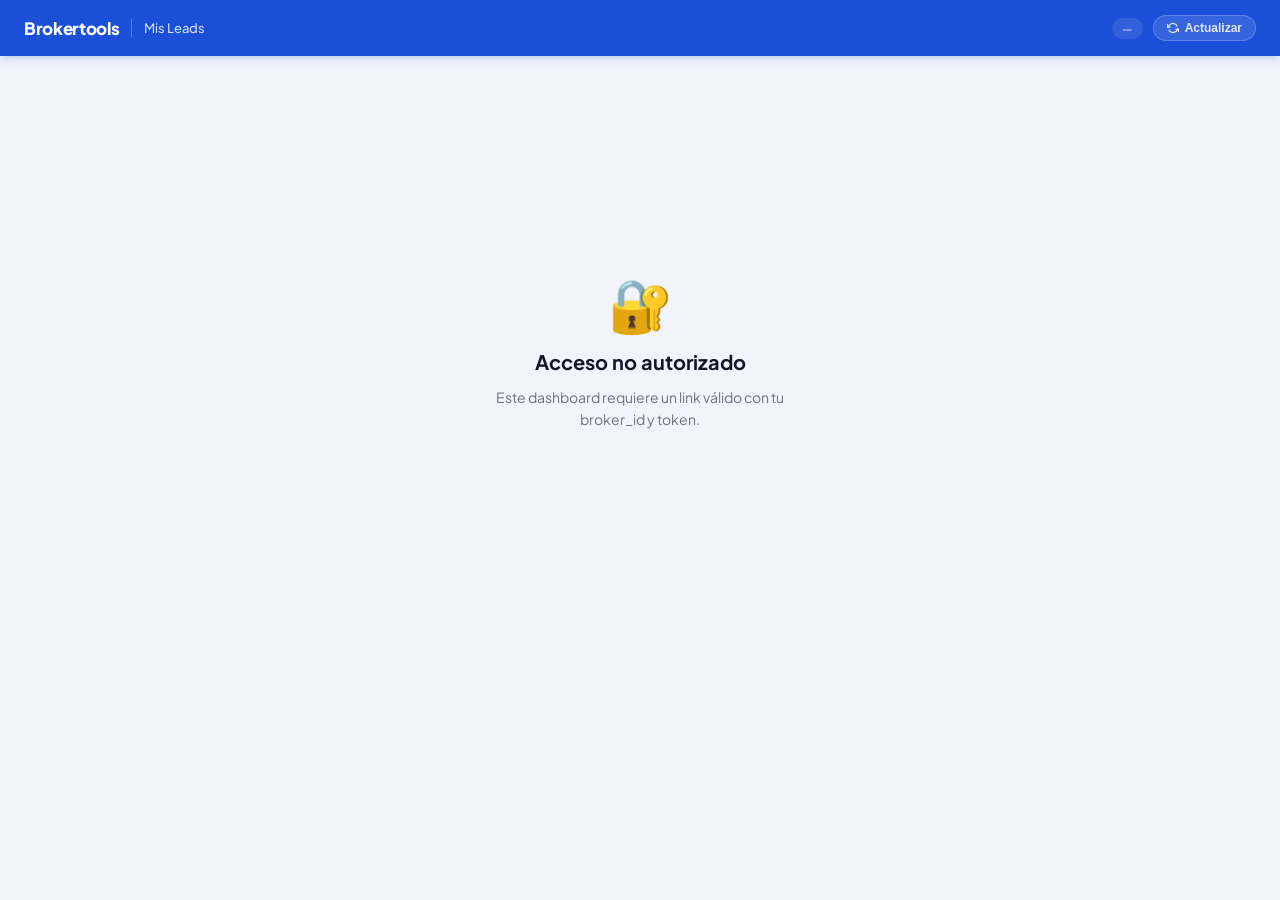
<file: productos/chatbot/perfilador/dashboard.html>
<!DOCTYPE html>
<html lang="es">
<head>
<meta charset="UTF-8"/>
<meta name="viewport" content="width=device-width, initial-scale=1.0"/>
<title>Dashboard — Mis Leads</title>
<link href="https://fonts.googleapis.com/css2?family=Plus+Jakarta+Sans:wght@400;500;600;700;800&display=swap" rel="stylesheet"/>
<style>
*{box-sizing:border-box;margin:0;padding:0}
:root{
  --brand:#1B4FD8;--brand-dark:#1340B0;--brand-light:#EEF3FF;--brand-mid:#4F7BF7;
  --hot:#DC2626;--hot-bg:#FEF2F2;--hot-border:#FECACA;--hot-light:#FFF5F5;
  --warm:#D97706;--warm-bg:#FFFBEB;--warm-border:#FDE68A;--warm-light:#FFFDF0;
  --cold:#2563EB;--cold-bg:#EFF6FF;--cold-border:#BFDBFE;--cold-light:#F0F7FF;
  --success:#059669;--success-bg:#ECFDF5;--success-border:#6EE7B7;
  --text:#111827;--text-2:#6B7280;--text-3:#9CA3AF;
  --border:#E5E7EB;--surface:#F9FAFB;--white:#FFFFFF;
  --radius:14px;--radius-sm:10px;--radius-xs:7px;
  --shadow:0 1px 3px rgba(0,0,0,0.07),0 4px 16px rgba(0,0,0,0.05);
  --shadow-lg:0 4px 24px rgba(27,79,216,0.1),0 1px 4px rgba(0,0,0,0.06);
}
html,body{min-height:100vh;background:#F1F4FB;font-family:'Plus Jakarta Sans',system-ui,sans-serif;color:var(--text)}

/* ── TOPBAR ── */
.topbar{background:var(--brand);padding:0 24px;display:flex;align-items:stretch;justify-content:space-between;min-height:56px;position:sticky;top:0;z-index:100;box-shadow:0 2px 8px rgba(27,79,216,0.25)}
.topbar-left{display:flex;align-items:center;gap:12px}
.topbar-logo{font-size:17px;font-weight:800;color:#fff;letter-spacing:-0.02em}
.topbar-div{width:1px;height:18px;background:rgba(255,255,255,0.25)}
.topbar-title{font-size:13px;font-weight:500;color:rgba(255,255,255,0.8)}
.topbar-right{display:flex;align-items:center;gap:10px}
.refresh-btn{display:flex;align-items:center;gap:6px;font-size:12px;font-weight:600;color:rgba(255,255,255,0.85);background:rgba(255,255,255,0.12);border:1px solid rgba(255,255,255,0.2);border-radius:20px;padding:5px 13px;cursor:pointer;transition:all 0.15s}
.refresh-btn:hover{background:rgba(255,255,255,0.22)}
.refresh-btn.spinning svg{animation:spin 0.8s linear infinite}
@keyframes spin{to{transform:rotate(360deg)}}
.broker-chip{font-size:11px;font-weight:600;color:rgba(255,255,255,0.65);background:rgba(255,255,255,0.1);padding:4px 10px;border-radius:20px}

/* ── LAYOUT ── */
#app{max-width:960px;margin:0 auto;padding:24px 16px 48px}

/* ── ESTADO SCREENS ── */
.state-screen{display:flex;flex-direction:column;align-items:center;justify-content:center;min-height:60vh;text-align:center;gap:12px}
.state-icon{font-size:52px}
.state-title{font-size:20px;font-weight:700;color:var(--text)}
.state-sub{font-size:14px;color:var(--text-2);max-width:340px;line-height:1.6}
.spinner{width:40px;height:40px;border:3px solid var(--brand-light);border-top-color:var(--brand);border-radius:50%;animation:spin 0.8s linear infinite;margin:0 auto}

/* ── RESUMEN STATS ── */
.stats-row{display:grid;grid-template-columns:repeat(4,1fr);gap:12px;margin-bottom:24px}
.stat-card{background:var(--white);border:1px solid var(--border);border-radius:var(--radius-sm);padding:14px 16px;box-shadow:var(--shadow);display:flex;flex-direction:column;gap:4px}
.stat-label{font-size:11px;font-weight:600;color:var(--text-2);text-transform:uppercase;letter-spacing:0.07em}
.stat-value{font-size:28px;font-weight:800;color:var(--text);line-height:1}
.stat-sub{font-size:11px;color:var(--text-3);margin-top:2px}
.stat-card.hot{border-top:3px solid var(--hot)}
.stat-card.warm{border-top:3px solid var(--warm)}
.stat-card.cold{border-top:3px solid var(--cold)}
.stat-card.total{border-top:3px solid var(--brand)}

/* ── GUÍA RÁPIDA ── */
.guide-box{
  background:var(--white);
  border:1px solid var(--border);
  border-radius:var(--radius);
  padding:16px 18px;
  margin-bottom:20px;
  box-shadow:var(--shadow);
}

.guide-title{
  font-size:13px;
  font-weight:800;
  color:var(--text);
  margin-bottom:12px;
}

.guide-grid{
  display:grid;
  grid-template-columns:repeat(3,1fr);
  gap:10px;
}

.guide-item{
  border-radius:var(--radius-xs);
  padding:11px 12px;
  border:1px solid var(--border);
  display:flex;
  flex-direction:column;
  gap:5px;
}

.guide-item strong{
  font-size:12px;
  font-weight:800;
}

.guide-item span{
  font-size:11px;
  line-height:1.5;
  color:var(--text-2);
}

.hot-guide{
  background:var(--hot-light);
  border-color:var(--hot-border);
}

.warm-guide{
  background:var(--warm-light);
  border-color:var(--warm-border);
}

.cold-guide{
  background:var(--cold-light);
  border-color:var(--cold-border);
}

@media(max-width:700px){
  .guide-grid{
    grid-template-columns:1fr;
  }
}

/* ── FILTROS ── */
.filters-row{display:flex;align-items:center;gap:8px;margin-bottom:20px;flex-wrap:wrap}
.filter-btn{font-size:12px;font-weight:600;padding:6px 14px;border-radius:20px;border:1.5px solid var(--border);background:var(--white);color:var(--text-2);cursor:pointer;transition:all 0.15s;display:flex;align-items:center;gap:5px}
.filter-btn:hover{border-color:#93A5FB;color:var(--brand)}
.filter-btn.active{background:var(--brand);border-color:var(--brand);color:#fff}
.filter-btn.hot-f.active{background:var(--hot);border-color:var(--hot);color:#fff}
.filter-btn.warm-f.active{background:var(--warm);border-color:var(--warm);color:#fff}
.filter-btn.cold-f.active{background:var(--cold);border-color:var(--cold);color:#fff}
.filters-right{margin-left:auto;font-size:12px;color:var(--text-3);font-weight:500}


/* ── LEAD CARD ── */
.lead-card{background:var(--white);border:1px solid var(--border);border-radius:var(--radius);margin-bottom:16px;box-shadow:var(--shadow);overflow:hidden;transition:box-shadow 0.15s}
.lead-card:hover{box-shadow:var(--shadow-lg)}
.lead-card.nuevo-card{box-shadow:0 0 0 2px var(--brand),var(--shadow-lg)}

/* Card header */
.card-header{padding:16px 20px;display:flex;align-items:center;gap:14px;cursor:pointer;user-select:none;border-bottom:1px solid transparent;transition:background 0.12s}
.lead-card.expanded .card-header{border-bottom-color:var(--border);background:var(--surface)}
.card-header:hover{background:var(--surface)}

.cat-badge{display:inline-flex;align-items:center;gap:6px;font-size:12px;font-weight:700;padding:5px 12px;border-radius:20px;white-space:nowrap;flex-shrink:0}
.cat-badge.CALIENTE{background:var(--hot-bg);color:var(--hot);border:1px solid var(--hot-border)}
.cat-badge.TIBIO{background:var(--warm-bg);color:var(--warm);border:1px solid var(--warm-border)}
.cat-badge.FRÍO,.cat-badge.FRIO{background:var(--cold-bg);color:var(--cold);border:1px solid var(--cold-border)}
.cat-badge.DERIVAR{background:#F5F3FF;color:#7C3AED;border:1px solid #DDD6FE}

.score-ring{width:42px;height:42px;flex-shrink:0;position:relative}
.score-ring svg{transform:rotate(-90deg)}
.score-ring .score-num{position:absolute;inset:0;display:flex;align-items:center;justify-content:center;font-size:11px;font-weight:800;color:var(--text)}

.header-info{flex:1;min-width:0}
.lead-name{font-size:15px;font-weight:700;color:var(--text);white-space:nowrap;overflow:hidden;text-overflow:ellipsis}
.lead-meta{font-size:12px;color:var(--text-2);margin-top:2px;display:flex;align-items:center;gap:8px;flex-wrap:wrap}
.lead-meta span{display:flex;align-items:center;gap:3px}

.header-actions{display:flex;align-items:center;gap:8px;flex-shrink:0}
.wa-btn{display:inline-flex;align-items:center;gap:6px;font-size:13px;font-weight:700;color:#fff;background:#25D366;border:none;border-radius:var(--radius-xs);padding:8px 14px;cursor:pointer;text-decoration:none;transition:all 0.15s;white-space:nowrap}
.wa-btn:hover{background:#1DA851;transform:translateY(-1px);box-shadow:0 4px 12px rgba(37,211,102,0.35)}
.toggle-btn{width:28px;height:28px;border-radius:50%;background:var(--surface);border:1px solid var(--border);display:flex;align-items:center;justify-content:center;cursor:pointer;font-size:12px;transition:all 0.15s;color:var(--text-2);flex-shrink:0}
.lead-card.expanded .toggle-btn{background:var(--brand-light);color:var(--brand);border-color:rgba(27,79,216,0.2)}
.nuevo-badge{font-size:10px;font-weight:700;color:#fff;background:var(--brand);padding:2px 8px;border-radius:20px;animation:pulse 2s infinite}
@keyframes pulse{0%,100%{opacity:1}50%{opacity:0.6}}

/* Card body (expandible) */
.card-body{display:none;padding:0 20px 20px}
.lead-card.expanded .card-body{display:block}

/* Secciones dentro del card body */
.body-grid{display:grid;grid-template-columns:1fr 1fr;gap:0;margin-top:16px}
.body-section{padding:14px 16px;border:1px solid var(--border);border-radius:var(--radius-xs);margin-bottom:12px}
.body-section:last-child{margin-bottom:0}
.section-title{font-size:10px;font-weight:700;text-transform:uppercase;letter-spacing:0.09em;color:var(--text-2);margin-bottom:10px;display:flex;align-items:center;gap:6px}
.data-row{display:flex;justify-content:space-between;align-items:flex-start;padding:4px 0;font-size:13px;border-bottom:1px solid #F9FAFB;gap:8px}
.data-row:last-child{border-bottom:none}
.data-key{color:var(--text-2);flex-shrink:0;min-width:110px}
.data-val{color:var(--text);font-weight:600;text-align:right;word-break:break-word}
.data-val.nota{font-weight:400;font-style:italic;color:var(--text-2);text-align:left}

/* Pills de datos */
.pill{display:inline-flex;align-items:center;font-size:11px;font-weight:600;padding:2px 9px;border-radius:20px;background:var(--brand-light);color:var(--brand)}
.pill.green{background:var(--success-bg);color:var(--success)}
.pill.orange{background:var(--warm-bg);color:var(--warm)}
.pill.red{background:var(--hot-bg);color:var(--hot)}
.pill.gray{background:#F3F4F6;color:var(--text-2)}

/* Acción recomendada */
.accion-box{background:linear-gradient(135deg,var(--brand-light) 0%,#F0FDF9 100%);border:1px solid rgba(27,79,216,0.15);border-radius:var(--radius-xs);padding:12px 14px;margin-top:12px}
.accion-title{font-size:10px;font-weight:700;text-transform:uppercase;letter-spacing:0.09em;color:var(--brand);margin-bottom:8px}
.accion-items{display:flex;flex-direction:column;gap:5px}
.accion-item{display:flex;align-items:flex-start;gap:7px;font-size:13px;color:var(--text)}
.accion-dot{width:6px;height:6px;border-radius:50%;background:var(--brand);flex-shrink:0;margin-top:5px}

/* Tracking pills */
.tracking-row{display:flex;align-items:center;gap:6px;flex-wrap:wrap;margin-top:4px}
.utm-pill{display:inline-flex;align-items:center;gap:4px;font-size:11px;font-weight:600;padding:3px 10px;border-radius:20px;background:#F3F4F6;color:var(--text-2)}
.utm-pill.has-val{background:var(--brand-light);color:var(--brand)}

/* Gestion comercial */
.gestion-box{background:#F8FAFC;border:1px solid var(--border);border-radius:var(--radius-xs);padding:14px;margin-top:12px}
.gestion-grid{display:grid;grid-template-columns:1fr 1fr;gap:10px;margin-bottom:10px}
.gestion-field{display:flex;flex-direction:column;gap:5px}
.gestion-label{font-size:10px;font-weight:700;text-transform:uppercase;letter-spacing:0.08em;color:var(--text-2)}
.gestion-input{width:100%;border:1px solid var(--border);border-radius:var(--radius-xs);background:var(--white);color:var(--text);font-family:inherit;font-size:12px;padding:8px 10px}
.gestion-input:focus{outline:none;border-color:var(--brand);box-shadow:0 0 0 3px rgba(27,79,216,0.08)}
.gestion-note{min-height:68px;resize:vertical;line-height:1.5}
.gestion-actions{display:flex;align-items:center;gap:10px;justify-content:space-between;margin-top:10px}
.gestion-save{font-size:12px;font-weight:700;color:#fff;background:var(--brand);border:none;border-radius:var(--radius-xs);padding:8px 13px;cursor:pointer;transition:background 0.15s}
.gestion-save:hover{background:var(--brand-dark)}
.gestion-save:disabled{background:#9CA3AF;cursor:not-allowed}
.gestion-feedback{font-size:12px;font-weight:600;color:var(--text-2)}
.gestion-feedback.success{color:var(--success)}
.gestion-feedback.error{color:var(--hot)}

/* NUEVO indicator strip */
.nuevo-strip{background:linear-gradient(90deg,var(--brand) 0%,var(--brand-mid) 100%);height:3px;width:100%}

/* Score bar */
.score-bar-wrap{margin-top:10px}
.score-bar-label{display:flex;justify-content:space-between;font-size:11px;color:var(--text-2);margin-bottom:5px}
.score-bar-track{height:6px;background:#F3F4F6;border-radius:3px;overflow:hidden}
.score-bar-fill{height:6px;border-radius:3px;transition:width 0.6s cubic-bezier(.4,0,.2,1)}

/* Empty, no leads */
.empty-state{background:var(--white);border:1px solid var(--border);border-radius:var(--radius);padding:48px;text-align:center;box-shadow:var(--shadow)}

/* Timestamp */
.last-refresh{font-size:11px;color:var(--text-3);text-align:right;margin-bottom:16px;font-weight:500}

@media(max-width:600px){
  .stats-row{grid-template-columns:repeat(2,1fr)}
  .header-actions .wa-btn span{display:none}
  .topbar-title{display:none}
  .card-header{padding:12px 14px}
  .card-body{padding:0 14px 14px}
}

/* ── MOBILE FIX DASHBOARD ── */
.lead-detail-grid{
  display:grid;
  grid-template-columns:1fr 1fr;
  gap:12px;
  margin-top:16px;
}

@media(max-width:600px){

  .card-header{
    display:grid;
    grid-template-columns:56px 1fr 52px 36px;
    gap:10px;
    align-items:center;
  }

  .cat-badge{
    grid-column:1 / 3;
    justify-self:start;
    margin-top:8px;
  }

  .header-info{
    grid-column:2 / 5;
    grid-row:1;
  }

  .header-actions{
    grid-column:3 / 5;
    grid-row:2;
    justify-content:flex-end;
  }

  .nuevo-badge{
    display:none;
  }

  .lead-detail-grid{
    grid-template-columns:1fr;
  }

  .gestion-grid{
    grid-template-columns:1fr;
  }

  .data-row{
    flex-direction:column;
    align-items:flex-start;
    gap:4px;
  }

  .data-key{
    min-width:0;
    font-size:11px;
  }

  .data-val{
    width:100%;
    text-align:left;
    font-size:12px;
    word-break:normal;
    overflow-wrap:anywhere;
  }

  .pill{
    white-space:normal;
    text-align:left;
    line-height:1.4;
  }
}

</style>
</head>
<body>

<div class="topbar">
  <div class="topbar-left">
    <div class="topbar-logo">Brokertools</div>
    <div class="topbar-div"></div>
    <div class="topbar-title">Mis Leads</div>
  </div>
  <div class="topbar-right">
    <div class="broker-chip" id="broker-chip">—</div>
    <button class="refresh-btn" id="refresh-btn" onclick="loadLeads()">
      <svg width="12" height="12" viewBox="0 0 24 24" fill="none" stroke="currentColor" stroke-width="2.5"><path d="M1 4v6h6"/><path d="M23 20v-6h-6"/><path d="M20.49 9A9 9 0 0 0 5.64 5.64L1 10m22 4l-4.64 4.36A9 9 0 0 1 3.51 15"/></svg>
      Actualizar
    </button>
  </div>
</div>

<div id="app">
  <!-- Loading -->
  <div id="state-loading" class="state-screen">
    <div class="spinner"></div>
    <div class="state-title">Cargando tus leads...</div>
    <div class="state-sub">Conectando con tu base de datos</div>
  </div>

  <!-- No auth -->
  <div id="state-noauth" class="state-screen" style="display:none">
    <div class="state-icon">🔐</div>
    <div class="state-title">Acceso no autorizado</div>
    <div class="state-sub">Este dashboard requiere un link válido con tu broker_id y token.</div>
  </div>

  <!-- Error -->
  <div id="state-error" class="state-screen" style="display:none">
    <div class="state-icon">⚠️</div>
    <div class="state-title">Error al cargar los datos</div>
    <div class="state-sub">No pudimos conectarnos al servidor. Intenta actualizando la página.</div>
    <button onclick="loadLeads()" style="margin-top:16px;padding:10px 22px;font-size:13px;font-weight:700;color:#fff;background:var(--brand);border:none;border-radius:var(--radius-xs);cursor:pointer">Reintentar</button>
  </div>

  <!-- Dashboard -->
  <div id="state-dashboard" style="display:none">
    <div class="last-refresh" id="last-refresh">—</div>

    <!-- Stats -->
    <div class="stats-row" id="stats-row"></div>

    <!-- Guía rápida -->
    <div class="guide-box">
      <div class="guide-title">💡 Cómo interpretar los leads</div>

      <div class="guide-grid">
        <div class="guide-item hot-guide">
          <strong>🔴 Caliente</strong>
          <span>Cliente listo para avanzar. Llamar hoy, validar disponibilidad y proponer 2–3 opciones.</span>
        </div>

        <div class="guide-item warm-guide">
          <strong>🟡 Tibio</strong>
          <span>Interesado, pero con fricción. Contactar en el día e identificar bloqueo: crédito, cuota o decisión.</span>
        </div>

        <div class="guide-item cold-guide">
          <strong>🔵 Frío</strong>
          <span>No está listo todavía. No priorizar visita; nutrir y hacer seguimiento más adelante.</span>
        </div>
      </div>
    </div>

    <!-- Filtros -->
    <div class="filters-row" id="filters-row">
      <button class="filter-btn active" onclick="setFilter('todos',this)">Todos</button>
      <button class="filter-btn hot-f" onclick="setFilter('CALIENTE',this)">🔴 Calientes</button>
      <button class="filter-btn warm-f" onclick="setFilter('TIBIO',this)">🟡 Tibios</button>
      <button class="filter-btn cold-f" onclick="setFilter('FRÍO',this)">🔵 Fríos</button>
      <div class="filters-right" id="filter-count"></div>
    </div>

    <!-- Leads -->
    <div id="leads-container"></div>
  </div>
</div>

<script>
// ── CONEXIÓN — no modificar ──
const params    = new URLSearchParams(window.location.search);
const broker_id = params.get('broker_id');
const token     = params.get('token');
const WH_URL    = `https://n8n.noema.lat/webhook/broker-leads?broker_id=${broker_id}&token=${token}`;
const LEAD_ACTION_URL = 'https://n8n.noema.lat/webhook/lead-action';

// ── ESTADO ──
let allLeads    = [];
let activeFilter = 'todos';

const ESTADOS_CRM = [
  ['nuevo','Nuevo'],
  ['contactado','Contactado'],
  ['calificado','Calificado'],
  ['visita_agendada','Visita agendada'],
  ['en_seguimiento','En seguimiento'],
  ['descartado','Descartado'],
  ['convertido','Convertido']
];

const TIPIFICACIONES_CRM = [
  ['','Sin tipificacion'],
  ['listo_para_visita','Listo para visita'],
  ['credito_pendiente','Credito pendiente'],
  ['sin_cuota_inicial','Sin cuota inicial'],
  ['presupuesto_bajo','Presupuesto bajo'],
  ['zona_no_disponible','Zona no disponible'],
  ['solo_curioso','Solo curioso'],
  ['no_responde','No responde'],
  ['datos_incompletos','Datos incompletos'],
  ['duplicado','Duplicado'],
  ['referido_aliado','Referido a aliado']
];

// ── INIT ──
if (!broker_id || !token) {
  showState('noauth');
} else {
  document.getElementById('broker-chip').textContent = broker_id;
  loadLeads();
  // Auto-refresh cada 60 segundos
  setInterval(loadLeads, 60000);
}

// ── CARGAR LEADS ──
async function loadLeads() {
  const btn = document.getElementById('refresh-btn');
  btn.classList.add('spinning');

  try {
    const res  = await fetch(WH_URL);
    if (!res.ok) throw new Error('HTTP ' + res.status);
    const data = await res.json();
    allLeads   = Array.isArray(data) ? data : [];
    renderDashboard();
    showState('dashboard');
    document.getElementById('last-refresh').textContent =
      'Última actualización: ' + new Date().toLocaleTimeString('es-CO', {timeZone:'America/Bogota'});
  } catch(e) {
    if (allLeads.length === 0) showState('error');
  } finally {
    btn.classList.remove('spinning');
  }
}

// ── RENDER PRINCIPAL ──
function renderDashboard() {
  renderStats();
  renderLeads();
}

// ── STATS ──
function renderStats() {
  const total    = allLeads.length;
  const caliente = allLeads.filter(l => l.categoria === 'CALIENTE').length;
  const tibio    = allLeads.filter(l => l.categoria === 'TIBIO').length;
  const frio     = allLeads.filter(l => ['FRÍO','FRIO'].includes(l.categoria)).length;
  const avgScore = total ? Math.round(allLeads.reduce((a,l)=>a+(parseInt(l.score)||0),0)/total) : 0;

  document.getElementById('stats-row').innerHTML = `
    <div class="stat-card total">
      <div class="stat-label">Total leads</div>
      <div class="stat-value">${total}</div>
      <div class="stat-sub">Score promedio: ${avgScore}/100</div>
    </div>
    <div class="stat-card hot">
      <div class="stat-label">🔴 Calientes</div>
      <div class="stat-value" style="color:var(--hot)">${caliente}</div>
      <div class="stat-sub">Contactar hoy</div>
    </div>
    <div class="stat-card warm">
      <div class="stat-label">🟡 Tibios</div>
      <div class="stat-value" style="color:var(--warm)">${tibio}</div>
      <div class="stat-sub">Contactar en el día</div>
    </div>
    <div class="stat-card cold">
      <div class="stat-label">🔵 Fríos / Derivar</div>
      <div class="stat-value" style="color:var(--cold)">${frio}</div>
      <div class="stat-sub">Nutrir / HabiCrédito</div>
    </div>`;
}

// ── FILTRO ──
function setFilter(f, btn) {
  activeFilter = f;
  document.querySelectorAll('.filter-btn').forEach(b => b.classList.remove('active'));
  btn.classList.add('active');
  renderLeads();
}

// ── RENDER LEADS ──
function renderLeads() {
  const filtered = activeFilter === 'todos'
    ? allLeads
    : allLeads.filter(l => {
        if (activeFilter === 'FRÍO') return ['FRÍO','FRIO'].includes(l.categoria);
        return l.categoria === activeFilter;
      });

  document.getElementById('filter-count').textContent =
    filtered.length + ' lead' + (filtered.length !== 1 ? 's' : '');

  const container = document.getElementById('leads-container');

  if (!filtered.length) {
    container.innerHTML = `
      <div class="empty-state">
        <div style="font-size:40px;margin-bottom:12px">🔍</div>
        <div style="font-size:16px;font-weight:700;color:var(--text);margin-bottom:6px">Sin leads en esta categoría</div>
        <div style="font-size:13px;color:var(--text-2)">Prueba con otro filtro o espera nuevos leads.</div>
      </div>`;
    return;
  }

  container.innerHTML = '';
  filtered.forEach((lead, idx) => {
    container.appendChild(buildCard(lead, idx === 0 && activeFilter === 'todos'));
  });
}

// ── CONSTRUIR CARD ──
function buildCard(lead, isNuevo) {
  const score    = parseInt(lead.score) || 0;
  const cat      = lead.categoria || 'FRÍO';
  const waNum    = (lead.celular || '').replace(/\D/g,'');
  const waLink   = waNum ? `https://wa.me/57${waNum}?text=Hola%20${encodeURIComponent(lead.nombre||'')},%20te%20contacto%20por%20tu%20búsqueda%20de%20apartamento.` : '#';

  // Color del score ring
  const scoreColor = score >= 70 ? '#DC2626' : score >= 40 ? '#D97706' : '#2563EB';
  const circumference = 2 * Math.PI * 16;
  const dash = (score / 100) * circumference;

  // Pill de categoría con emoji
  const catEmoji = {CALIENTE:'🔴', TIBIO:'🟡', 'FRÍO':'🔵', FRIO:'🔵', DERIVAR:'🟣'};
  const catClass = cat.replace('Í','I');

  // Notas — solo si tienen contenido
  const notas = [
    lead.nota_comprador, lead.nota_habitaciones,
    lead.nota_ascensor, lead.nota_anteriores, lead.nota_credito
  ].filter(Boolean);

  // Acciones
  const acciones = (lead.accion_recomendada || '')
    .split('|').map(s => s.trim()).filter(Boolean);

  // Score bar color
  const barColor = score >= 70 ? 'var(--hot)' : score >= 40 ? 'var(--warm)' : 'var(--cold)';

  // Formatear presupuesto
  const presMap = {
    'hasta_200':'Hasta $200M','200_300':'$200M – $300M','300_500':'$300M – $500M',
    '500_800':'$500M – $800M','mas_800':'Más de $800M','no_definido':'No definido'
  };
  const presupuesto = presMap[lead.presupuesto] || lead.presupuesto || '-';
  const estadoGestion = lead.estado || 'nuevo';
  const tipificacionGestion = lead.tipificacion || '';
  const notaGestion = lead.nota_gestion || '';
  const feedbackType = lead._managementFeedbackType || '';
  const feedbackText = lead._managementFeedback || '';

  const card = document.createElement('div');
  card.className = 'lead-card' + (isNuevo ? ' nuevo-card' : '');
  card.dataset.id = lead.lead_id || Math.random();

  card.innerHTML = `
    ${isNuevo ? '<div class="nuevo-strip"></div>' : ''}
    <div class="card-header" onclick="toggleCard(this.closest('.lead-card'))">
      <!-- Score ring -->
      <div class="score-ring">
        <svg width="42" height="42" viewBox="0 0 42 42">
          <circle cx="21" cy="21" r="16" fill="none" stroke="#F3F4F6" stroke-width="4"/>
          <circle cx="21" cy="21" r="16" fill="none" stroke="${scoreColor}" stroke-width="4"
            stroke-dasharray="${dash.toFixed(1)} ${circumference.toFixed(1)}"
            stroke-linecap="round"/>
        </svg>
        <div class="score-num">${score}</div>
      </div>

      <!-- Categoría -->
      <div class="cat-badge ${catClass}">${catEmoji[cat]||'•'} ${cat}</div>

      <!-- Nombre + meta -->
      <div class="header-info">
        <div class="lead-name">${escHtml(lead.nombre || 'Sin nombre')}</div>
        <div class="lead-meta">
          <span>📍 ${escHtml(lead.zona || '-')}</span>
          <span>🏠 ${escHtml(lead.habitaciones || '-')} hab</span>
          <span style="color:var(--text-3)">· ${escHtml(lead.timestamp || '')}</span>
        </div>
      </div>

      ${isNuevo ? '<div class="nuevo-badge">NUEVO</div>' : ''}

      <div class="header-actions">
        <a class="wa-btn" href="${waLink}" target="_blank" onclick="event.stopPropagation()">
          <svg width="14" height="14" viewBox="0 0 24 24" fill="currentColor"><path d="M17.472 14.382c-.297-.149-1.758-.867-2.03-.967-.273-.099-.471-.148-.67.15-.197.297-.767.966-.94 1.164-.173.199-.347.223-.644.075-.297-.15-1.255-.463-2.39-1.475-.883-.788-1.48-1.761-1.653-2.059-.173-.297-.018-.458.13-.606.134-.133.298-.347.446-.52.149-.174.198-.298.298-.497.099-.198.05-.371-.025-.52-.075-.149-.669-1.612-.916-2.207-.242-.579-.487-.5-.669-.51-.173-.008-.371-.01-.57-.01-.198 0-.52.074-.792.372-.272.297-1.04 1.016-1.04 2.479 0 1.462 1.065 2.875 1.213 3.074.149.198 2.096 3.2 5.077 4.487.709.306 1.262.489 1.694.625.712.227 1.36.195 1.871.118.571-.085 1.758-.719 2.006-1.413.248-.694.248-1.289.173-1.413-.074-.124-.272-.198-.57-.347m-5.421 7.403h-.004a9.87 9.87 0 01-5.031-1.378l-.361-.214-3.741.982.998-3.648-.235-.374a9.86 9.86 0 01-1.51-5.26c.001-5.45 4.436-9.884 9.888-9.884 2.64 0 5.122 1.03 6.988 2.898a9.825 9.825 0 012.893 6.994c-.003 5.45-4.437 9.884-9.885 9.884m8.413-18.297A11.815 11.815 0 0012.05 0C5.495 0 .16 5.335.157 11.892c0 2.096.547 4.142 1.588 5.945L.057 24l6.305-1.654a11.882 11.882 0 005.683 1.448h.005c6.554 0 11.89-5.335 11.893-11.893a11.821 11.821 0 00-3.48-8.413z"/></svg>
          <span>WhatsApp</span>
        </a>
        <div class="toggle-btn">▼</div>
      </div>
    </div>

    <div class="card-body">
      <!-- Score bar -->
      <div class="score-bar-wrap">
        <div class="score-bar-label">
          <span>Score de calidad</span>
          <span style="font-weight:700;color:${scoreColor}">${score}/100</span>
        </div>
        <div class="score-bar-track">
          <div class="score-bar-fill" style="width:${score}%;background:${barColor}"></div>
        </div>
      </div>

      <!-- Grid 2 cols -->
      <div class="lead-detail-grid">

        <!-- Perfil de compra -->
        <div class="body-section">
          <div class="section-title">🏠 Perfil de compra</div>
          <div class="data-row"><span class="data-key">Busca para</span><span class="data-val">${escHtml(lead.comprador||'-')}</span></div>
          <div class="data-row"><span class="data-key">Habitaciones</span><span class="data-val">${escHtml(lead.habitaciones||'-')}</span></div>
          <div class="data-row"><span class="data-key">Parqueadero</span><span class="data-val">${escHtml(lead.parqueadero||'-')}</span></div>
          <div class="data-row"><span class="data-key">Ascensor</span><span class="data-val">${escHtml(lead.ascensor||'-')}</span></div>
          <div class="data-row"><span class="data-key">Presupuesto</span><span class="data-val">${escHtml(presupuesto)}</span></div>
          <div class="data-row"><span class="data-key">Zona</span><span class="data-val">${escHtml(lead.zona||'-')}</span></div>
          <div class="data-row"><span class="data-key">Flexible de zona</span><span class="data-val">${lead.zona_flex==='si'?'Sí':'No'}</span></div>
        </div>

        <!-- Financiero -->
          <div class="body-section">
            <div class="section-title">💰 Perfil financiero</div>

            <div class="data-row"><span class="data-key">Crédito</span>
              <span class="data-val">
                ${lead.credito==='aprobado'?'<span class="pill green">Aprobado ✓</span>':lead.credito==='proceso'?'<span class="pill orange">En proceso</span>':'<span class="pill red">Sin iniciar</span>'}
              </span>
            </div>

            <div class="data-row"><span class="data-key">Banco / monto</span><span class="data-val">${escHtml(lead.nota_credito||'—')}</span></div>

            <div class="data-row"><span class="data-key">Cuota inicial</span>
              <span class="data-val">
                ${lead.cuota==='disponible'?'<span class="pill green">Disponible ✓</span>':lead.cuota==='pronto'?'<span class="pill orange">En 1–2 meses</span>':lead.cuota==='activo'?'<span class="pill orange">Activo/CDT</span>':'<span class="pill red">Ahorrando</span>'}
              </span>
            </div>

            <div class="data-row"><span class="data-key">Recursos propios</span>
              <span class="data-val">
                ${lead.recursos_propios==='si_disponibles'
                  ? '<span class="pill green">Sí disponibles</span>'
                  : lead.recursos_propios==='parcial'
                    ? '<span class="pill orange">Parcial</span>'
                    : lead.recursos_propios==='dependen_de_algo'
                      ? '<span class="pill orange">Dependen de algo</span>'
                      : lead.recursos_propios==='no'
                        ? '<span class="pill red">No</span>'
                        : '<span class="pill gray">—</span>'}
              </span>
            </div>

            <div class="data-row"><span class="data-key">Decisores</span><span class="data-val">${escHtml(lead.decisores||'-')}</span></div>

            <div class="data-row"><span class="data-key">Listo para comprar</span>
              <span class="data-val">
                ${lead.listo==='si'?'<span class="pill green">Sí, avanza</span>':lead.listo==='quizas'?'<span class="pill orange">Quizás</span>':'<span class="pill gray">Solo mirando</span>'}
              </span>
            </div>

            <div class="data-row"><span class="data-key">Aptos vistos</span><span class="data-val">${escHtml(lead.vistos||'-')}</span></div>

            ${lead.horario ? `<div class="data-row"><span class="data-key">Horario llamada</span><span class="data-val">${escHtml(lead.horario)}</span></div>` : ''}
          </div>
        </div>

      <!-- Notas importantes -->
      ${notas.length ? `
      <div class="body-section" style="margin-top:12px">
        <div class="section-title">📝 Notas del lead</div>
        ${notas.map(n => `<div class="data-row"><span class="data-val nota">"${escHtml(n)}"</span></div>`).join('')}
      </div>` : ''}

      <!-- Acción recomendada -->
      ${acciones.length ? `
      <div class="accion-box">
        <div class="accion-title">⚡ Acción recomendada</div>
        <div class="accion-items">
          ${acciones.map(a => `<div class="accion-item"><div class="accion-dot"></div>${escHtml(a)}</div>`).join('')}
        </div>
      </div>` : ''}

      <!-- Gestion comercial -->
      <div class="gestion-box" data-lead-id="${escHtml(lead.lead_id || '')}">
        <div class="section-title">Gestion comercial</div>
        <div class="gestion-grid">
          <label class="gestion-field">
            <span class="gestion-label">Estado</span>
            <select class="gestion-input" data-field="estado">
              ${renderSelectOptions(ESTADOS_CRM, estadoGestion)}
            </select>
          </label>
          <label class="gestion-field">
            <span class="gestion-label">Tipificacion</span>
            <select class="gestion-input" data-field="tipificacion">
              ${renderSelectOptions(TIPIFICACIONES_CRM, tipificacionGestion)}
            </select>
          </label>
        </div>
        <label class="gestion-field">
          <span class="gestion-label">Nota de gestion</span>
          <textarea class="gestion-input gestion-note" data-field="nota_gestion" maxlength="500" placeholder="Ej: Cliente pidio llamada manana en la tarde.">${escHtml(notaGestion)}</textarea>
        </label>
        <div class="gestion-actions">
          <span class="gestion-feedback ${feedbackType}">${escHtml(feedbackText)}</span>
          <button class="gestion-save" onclick="saveLeadManagement(this)">Guardar gestion</button>
        </div>
      </div>

      <!-- Tracking -->
      <div style="margin-top:12px;display:flex;align-items:center;gap:8px;flex-wrap:wrap">
        <span style="font-size:11px;font-weight:600;color:var(--text-2)">📡 Tracking:</span>
        <span class="utm-pill ${lead.utm_source?'has-val':''}">origen: ${escHtml(lead.utm_source||'directo')}</span>
        <span class="utm-pill ${lead.utm_medium?'has-val':''}">publicación: ${escHtml(lead.utm_medium||'—')}</span>
        <span class="utm-pill ${lead.utm_campaign?'has-val':''}">campaña: ${escHtml(lead.utm_campaign||'—')}</span>
      </div>

      <!-- Estado -->
      <div style="margin-top:12px;display:flex;align-items:center;justify-content:space-between">
        <span style="font-size:12px;color:var(--text-3)">
          Estado: <strong style="color:var(--text)">${escHtml(lead.estado||'nuevo')}</strong>
          · Tipo: <strong style="color:var(--text)">${escHtml(lead.tipo_lead||'—')}</strong>
        </span>
        <span style="font-size:11px;color:var(--text-3)">${escHtml(lead.lead_id||'')}</span>
      </div>
    </div>
  `;

  return card;
}

// ── TOGGLE EXPAND ──
function renderSelectOptions(options, selected) {
  return options.map(([value,label]) =>
    `<option value="${escHtml(value)}"${value === selected ? ' selected' : ''}>${escHtml(label)}</option>`
  ).join('');
}

function labelFor(options, value) {
  const found = options.find(([v]) => v === value);
  return found ? found[1] : (value || '--');
}

async function saveLeadManagement(btn) {
  const box = btn.closest('.gestion-box');
  const feedback = box.querySelector('.gestion-feedback');
  const leadId = box.dataset.leadId;
  const lead = allLeads.find(l => String(l.lead_id || '') === String(leadId || ''));

  if (!lead) {
    feedback.textContent = 'No encontramos este lead.';
    feedback.className = 'gestion-feedback error';
    return;
  }

  const estado = box.querySelector('[data-field="estado"]').value;
  const tipificacion = box.querySelector('[data-field="tipificacion"]').value;
  const nota_gestion = box.querySelector('[data-field="nota_gestion"]').value.trim();

  btn.disabled = true;
  btn.textContent = 'Guardando...';
  feedback.textContent = '';
  feedback.className = 'gestion-feedback';

  try {
    const res = await fetch(LEAD_ACTION_URL, {
      method: 'POST',
      headers: {
        'Content-Type': 'application/json',
        'ngrok-skip-browser-warning': 'true'
      },
      body: JSON.stringify({
        broker_id,
        token,
        lead_id: leadId,
        action: 'update_management',
        estado,
        tipificacion,
        nota_gestion
      })
    });

    if (!res.ok) throw new Error('HTTP ' + res.status);

    const data = await res.json();
    if (!data.ok) throw new Error(data.error || 'ERROR');

    Object.assign(lead, {
      estado: data.estado || estado,
      tipificacion: data.tipificacion || tipificacion,
      nota_gestion: data.nota_gestion ?? nota_gestion,
      updated_at: data.updated_at || lead.updated_at || '',
      ultima_actividad_at: data.ultima_actividad_at || lead.ultima_actividad_at || '',
      _managementFeedback: 'Gestion guardada',
      _managementFeedbackType: 'success'
    });

    feedback.textContent = 'Gestion guardada';
    feedback.className = 'gestion-feedback success';
  } catch(e) {
    feedback.textContent = 'No se pudo guardar. Intenta de nuevo.';
    feedback.className = 'gestion-feedback error';
  } finally {
    btn.disabled = false;
    btn.textContent = 'Guardar gestion';
  }
}

function toggleCard(card) {
  const isOpen = card.classList.contains('expanded');
  // Cerrar todos
  document.querySelectorAll('.lead-card.expanded').forEach(c => {
    c.classList.remove('expanded');
    c.querySelector('.toggle-btn').textContent = '▼';
  });
  if (!isOpen) {
    card.classList.add('expanded');
    card.querySelector('.toggle-btn').textContent = '▲';
  }
}

// ── HELPERS ──
function showState(s) {
  ['loading','noauth','error','dashboard'].forEach(id => {
    document.getElementById('state-'+id).style.display = id===s ? (id==='dashboard'?'block':'flex') : 'none';
  });
}

function escHtml(str) {
  return String(str||'').replace(/&/g,'&amp;').replace(/</g,'&lt;').replace(/>/g,'&gt;').replace(/"/g,'&quot;');
}
</script>
</body>
</html>
</file>
<file: productos/bi/diagnostico-ico/styles/diagnostic.css>
/* ==================================
   DIAGNOSTIC STYLES — NOEMA ICO V2
   ================================== */

/* ======================================
   ROOT & THEME
====================================== */
:root {
    --bg:           #07090f;
    --surface:      #0d111c;
    --surface-2:    #121826;
    --border:       #1a2438;
    --border-hover: #2a3a55;
    --gold:         #c9a227;
    --gold-dim:     rgba(201,162,39,0.12);
    --gold-glow:    rgba(201,162,39,0.28);
    --text:         #e8edf5;
    --text-2:       #8b9ab0;
    --text-3:       #3d4f66;
    --danger:       #ef4444;
    --warning:      #f97316;
    --caution:      #eab308;
    --safe:         #10b981;
    --r:            10px;
    --r-lg:         14px;
}

/* === RESET & BASE === */
*, *::before, *::after { box-sizing: border-box; margin: 0; padding: 0; }
html {
    scroll-behavior: smooth;
}

body {
    font-family: 'DM Sans', -apple-system, sans-serif;
    background-color: var(--bg);
    color: var(--text);
    overflow-x: hidden;
    line-height: 1.6;
    background-image: radial-gradient(circle, rgba(201,162,39,0.04) 1px, transparent 1px);
    background-size: 28px 28px;
}

/* ======================================
   SCREENS
====================================== */
.screen { display: none; }
.screen.active { display: block; min-height: 100vh; }

/* Pantallas con contenido largo — scroll natural del body */
#screen-results.active,
#screen-form.active {
    height: auto;
    min-height: auto;
}

/* ======================================
   SHARED TOPBAR
====================================== */
.topbar {
    display: flex;
    justify-content: space-between;
    align-items: center;
    padding: 18px 32px;
    border-bottom: 1px solid var(--border);
    position: sticky;
    top: 0;
    z-index: 100;
    background: var(--bg);
}

.topbar-logo {
    font-family: 'Syne', sans-serif;
    font-weight: 800;
    font-size: 16px;
    letter-spacing: 3px;
    color: var(--text);
}

.topbar-tag {
    font-size: 10px;
    font-weight: 400;
    letter-spacing: 2.5px;
    color: var(--text-3);
    text-transform: uppercase;
}

/* ======================================
   SCREEN: HERO
====================================== */
#screen-hero .hero-body {
    flex: 1;
    display: flex;
    align-items: center;
    justify-content: center;
    padding: 48px 24px;
}

.hero-inner {
    max-width: 600px;
    width: 100%;
}

.eyebrow {
    display: flex;
    align-items: center;
    gap: 10px;
    margin-bottom: 28px;
}

.eyebrow-line {
    width: 32px;
    height: 1px;
    background: var(--gold);
    flex-shrink: 0;
}

.eyebrow-text {
    font-size: 10px;
    font-weight: 600;
    letter-spacing: 3px;
    text-transform: uppercase;
    color: var(--gold);
}

/* ICO identity block */
.ico-identity {
    display: flex;
    align-items: center;
    gap: 14px;
    margin-bottom: 24px;
}

.ico-monogram {
    font-family: 'Bebas Neue', sans-serif;
    font-size: 60px;
    line-height: 1;
    color: var(--gold);
    letter-spacing: 3px;
    flex-shrink: 0;
}

.ico-divider {
    width: 1px;
    height: 48px;
    background: var(--border-hover);
    flex-shrink: 0;
}

.ico-meta { display: flex; flex-direction: column; }

.ico-meta-title {
    font-family: 'Syne', sans-serif;
    font-size: 13px;
    font-weight: 700;
    color: var(--text);
    letter-spacing: 0.3px;
}

.ico-meta-sub {
    font-size: 12px;
    font-weight: 300;
    color: var(--text-2);
    margin-top: 3px;
    line-height: 1.4;
}

.hero-h1 {
    font-family: 'Syne', sans-serif;
    font-size: clamp(28px, 5vw, 46px);
    font-weight: 800;
    line-height: 1.1;
    color: var(--text);
    margin-bottom: 14px;
}

.hero-h1 em {
    font-style: normal;
    color: var(--gold);
}

.hero-sub {
    font-size: 15px;
    font-weight: 300;
    color: var(--text-2);
    line-height: 1.7;
    margin-bottom: 14px;
}

.hero-target {
    font-size: 13px;
    font-weight: 400;
    font-style: italic;
    color: var(--text-2);
    line-height: 1.6;
    margin-bottom: 28px;
    padding-left: 12px;
    border-left: 2px solid rgba(201,162,39,0.4);
}

/* Pain card */
.pain-card {
    padding: 20px 22px;
    background: var(--surface);
    border: 1px solid var(--border);
    border-left: 3px solid var(--danger);
    border-radius: var(--r);
    margin-bottom: 32px;
}

.pain-card-label {
    font-size: 10px;
    font-weight: 600;
    letter-spacing: 2px;
    text-transform: uppercase;
    color: var(--text-3);
    margin-bottom: 12px;
}

.pain-item {
    display: flex;
    align-items: flex-start;
    gap: 10px;
    font-size: 14px;
    color: var(--text-2);
    line-height: 1.5;
    margin-bottom: 8px;
}

.pain-item:last-child { margin-bottom: 0; }

.pain-x {
    color: var(--danger);
    font-size: 12px;
    font-weight: 700;
    margin-top: 2px;
    flex-shrink: 0;
}

/* "Qué recibes" section */
.deliverable-section {
    margin-top: 24px;
    margin-bottom: 28px;
}

.deliverable-label {
    font-size: 10px;
    font-weight: 700;
    letter-spacing: 2.5px;
    text-transform: uppercase;
    color: var(--text-3);
    margin-bottom: 12px;
    display: flex;
    align-items: center;
    gap: 8px;
}

.deliverable-label::after {
    content: '';
    flex: 1;
    height: 1px;
    background: var(--border);
}

.deliverable-grid {
    display: grid;
    grid-template-columns: 1fr 1fr;
    gap: 8px;
}

.d-item {
    display: flex;
    align-items: flex-start;
    gap: 10px;
    padding: 12px 14px;
    background: var(--surface);
    border: 1px solid var(--border);
    border-radius: var(--r);
    transition: border-color 0.2s ease;
}

.d-item:hover { border-color: var(--border-hover); }

.d-marker {
    width: 6px; height: 6px;
    border-radius: 50%;
    background: var(--gold);
    flex-shrink: 0;
    margin-top: 6px;
}

.d-text {
    font-size: 13px;
    font-weight: 500;
    color: var(--text-2);
    line-height: 1.4;
}

.d-text strong {
    display: block;
    color: var(--text);
    font-weight: 600;
    margin-bottom: 1px;
}

/* Price / value signal */
.value-signal {
    display: flex;
    align-items: center;
    justify-content: space-between;
    padding: 12px 16px;
    background: var(--gold-dim);
    border: 1px solid rgba(201,162,39,0.2);
    border-radius: var(--r);
    margin-bottom: 12px;
}

.vs-left {
    font-size: 13px;
    font-weight: 500;
    color: var(--text-2);
}

.vs-right {
    display: flex;
    align-items: baseline;
    gap: 4px;
}

.vs-price {
    font-family: 'Bebas Neue', sans-serif;
    font-size: 26px;
    color: var(--gold);
    letter-spacing: 1px;
    line-height: 1;
}

.vs-currency {
    font-size: 12px;
    color: var(--text-3);
}

/* CTA button */
.btn-gold {
    display: block;
    width: 100%;
    padding: 18px 28px;
    background: var(--gold);
    color: #06080d;
    border: none;
    border-radius: var(--r);
    font-family: 'Syne', sans-serif;
    font-size: 16px;
    font-weight: 700;
    letter-spacing: 0.3px;
    cursor: pointer;
    transition: all 0.2s ease;
    text-align: center;
}

.btn-gold:hover {
    background: #d9b236;
    transform: translateY(-2px);
    box-shadow: 0 8px 32px var(--gold-glow);
}

.btn-gold:active { transform: translateY(0); }

.trust-row {
    display: flex;
    flex-wrap: wrap;
    justify-content: center;
    gap: 6px 16px;
    margin-top: 14px;
}

.trust-item {
    font-size: 11px;
    color: var(--text-3);
    display: flex;
    align-items: center;
    gap: 5px;
}

.trust-dot {
    width: 2px; height: 2px;
    background: var(--text-3);
    border-radius: 50%;
    display: inline-block;
}

/* Hero footer */
.hero-footer {
    padding: 16px 32px;
    border-top: 1px solid var(--border);
    display: flex;
    justify-content: center;
    gap: 24px;
    flex-wrap: wrap;
}

.footer-link {
    font-size: 11px;
    color: var(--text-3);
    text-decoration: none;
    transition: color 0.2s;
}
.footer-link:hover { color: var(--text-2); }

/* ======================================
   SCREEN: QUESTIONS
====================================== */
.q-topbar {
    display: flex;
    justify-content: space-between;
    align-items: center;
    padding: 16px 32px;
    border-bottom: 1px solid var(--border);
    position: sticky;
    top: 0;
    z-index: 100;
    background: var(--bg);
}

.q-counter {
    font-size: 12px;
    color: var(--text-3);
    font-weight: 400;
    letter-spacing: 0.5px;
}

.progress-track {
    padding: 16px 32px 0;
    flex-shrink: 0;
}

.progress-dashes {
    display: flex;
    gap: 3px;
}

.dash {
    height: 2px;
    flex: 1;
    background: var(--border);
    border-radius: 1px;
    transition: background 0.3s ease;
}

.dash.done { background: var(--gold); }
.dash.current {
    background: var(--gold);
    box-shadow: 0 0 6px var(--gold-glow);
}

.q-body {
    flex: 1;
    display: flex;
    align-items: flex-start;
    justify-content: center;
    padding: 32px 24px 40px;
}

.q-card { max-width: 600px; width: 100%; }

.q-section-tag {
    display: flex;
    align-items: center;
    gap: 8px;
    margin-bottom: 18px;
}

.q-section-dash { width: 18px; height: 1px; background: var(--gold); }

.q-section-name {
    font-size: 10px;
    font-weight: 600;
    letter-spacing: 2.5px;
    text-transform: uppercase;
    color: var(--gold);
}

.q-big-num {
    font-family: 'Bebas Neue', sans-serif;
    font-size: 80px;
    line-height: 1;
    color: var(--border-hover);
    display: block;
    margin-bottom: 4px;
    user-select: none;
}

.q-text {
    font-family: 'Syne', sans-serif;
    font-size: clamp(17px, 2.8vw, 22px);
    font-weight: 700;
    line-height: 1.3;
    color: var(--text);
    margin-bottom: 28px;
}

/* Options */
.opts-list {
    display: flex;
    flex-direction: column;
    gap: 8px;
    margin-bottom: 28px;
}

.opt {
    display: flex;
    align-items: flex-start;
    gap: 14px;
    padding: 16px 18px;
    background: var(--surface);
    border: 1px solid var(--border);
    border-radius: var(--r);
    cursor: pointer;
    transition: all 0.18s ease;
    text-align: left;
    width: 100%;
}

.opt:hover {
    border-color: rgba(201,162,39,0.4);
    background: var(--gold-dim);
}

.opt.selected {
    border-color: var(--gold);
    background: var(--gold-dim);
    box-shadow: 0 0 0 1px rgba(201,162,39,0.25);
}

.opt-radio {
    width: 18px; height: 18px;
    border-radius: 50%;
    border: 1.5px solid var(--border-hover);
    flex-shrink: 0;
    margin-top: 2px;
    display: flex;
    align-items: center;
    justify-content: center;
    transition: all 0.18s ease;
}

.opt.selected .opt-radio {
    border-color: var(--gold);
    background: var(--gold);
}

.opt-radio-dot {
    width: 7px; height: 7px;
    border-radius: 50%;
    background: #06080d;
    display: none;
}

.opt.selected .opt-radio-dot { display: block; }

.opt-label {
    font-size: 14px;
    font-weight: 400;
    line-height: 1.55;
    color: var(--text-2);
}

.opt.selected .opt-label { color: var(--text); }

/* Navigation */
.q-nav { display: flex; gap: 10px; }

.btn-prev {
    padding: 13px 18px;
    background: transparent;
    border: 1px solid var(--border);
    border-radius: var(--r);
    color: var(--text-2);
    font-family: 'DM Sans', sans-serif;
    font-size: 14px;
    cursor: pointer;
    transition: all 0.18s ease;
    flex-shrink: 0;
}

.btn-prev:hover {
    border-color: var(--border-hover);
    color: var(--text);
}

.btn-next {
    flex: 1;
    padding: 13px 22px;
    background: var(--gold);
    border: none;
    border-radius: var(--r);
    color: #06080d;
    font-family: 'Syne', sans-serif;
    font-size: 15px;
    font-weight: 700;
    cursor: pointer;
    transition: all 0.18s ease;
}

.btn-next:hover:not(:disabled) {
    background: #d9b236;
    box-shadow: 0 4px 16px var(--gold-glow);
}

.btn-next:disabled {
    background: var(--surface-2);
    color: var(--text-3);
    cursor: not-allowed;
}

/* ======================================
   SCREEN: CALCULATING
====================================== */
.calc-body {
    flex: 1;
    display: flex;
    align-items: center;
    justify-content: center;
    padding: 40px 24px;
}

.calc-inner {
    max-width: 360px;
    width: 100%;
    text-align: center;
}

.calc-ico-mark {
    font-family: 'Bebas Neue', sans-serif;
    font-size: 72px;
    color: var(--gold);
    letter-spacing: 5px;
    display: block;
    margin-bottom: 32px;
    animation: goldPulse 1.6s ease-in-out infinite;
}

@keyframes goldPulse {
    0%, 100% { opacity: 0.25; }
    50% { opacity: 0.9; }
}

.calc-track {
    height: 2px;
    background: var(--border);
    border-radius: 1px;
    overflow: hidden;
    margin-bottom: 20px;
}

.calc-fill {
    height: 100%;
    background: linear-gradient(90deg, var(--gold), #f0c84a);
    width: 0%;
    transition: width 0.08s linear;
    box-shadow: 0 0 10px var(--gold-glow);
}

.calc-label {
    font-size: 12px;
    letter-spacing: 1.5px;
    color: var(--text-3);
    min-height: 18px;
    transition: opacity 0.3s ease;
}

/* ======================================
   SCREEN: RESULTS
====================================== */
.results-body {
    display: flex;
    justify-content: center;
    padding: 40px 24px 80px;
}

.results-inner { max-width: 660px; width: 100%; }

/* Score hero card */
.score-card {
    display: flex;
    align-items: center;
    gap: 28px;
    padding: 28px;
    background: var(--surface);
    border: 1px solid var(--border);
    border-radius: var(--r-lg);
    margin-bottom: 16px;
    position: relative;
    overflow: hidden;
    animation: fadeUp 0.5s ease forwards;
}

.score-card::before {
    content: '';
    position: absolute;
    top: 0; left: 0; right: 0;
    height: 3px;
    background: var(--level-color, var(--gold));
    transition: background 0.5s ease;
}

.score-card::after {
    content: attr(data-score);
    font-family: 'Bebas Neue', sans-serif;
    font-size: 200px;
    color: rgba(255,255,255,0.025);
    position: absolute;
    right: -10px;
    bottom: -30px;
    line-height: 1;
    pointer-events: none;
    user-select: none;
}

.score-num-col {
    flex-shrink: 0;
    text-align: center;
    min-width: 90px;
}

.score-unit-label {
    font-size: 9px;
    font-weight: 600;
    letter-spacing: 2.5px;
    text-transform: uppercase;
    color: var(--text-3);
    margin-bottom: 2px;
}

.score-big {
    font-family: 'Bebas Neue', sans-serif;
    font-size: 84px;
    line-height: 1;
    display: block;
    color: var(--level-color, var(--gold));
}

.score-of {
    font-size: 11px;
    color: var(--text-3);
    margin-top: 2px;
}

.score-info { flex: 1; }

.score-level-pill {
    display: inline-block;
    padding: 3px 10px;
    border-radius: 4px;
    font-size: 10px;
    font-weight: 700;
    letter-spacing: 1.5px;
    text-transform: uppercase;
    margin-bottom: 10px;
    border: 1px solid var(--level-color, var(--gold));
    color: var(--level-color, var(--gold));
    background: var(--level-bg, var(--gold-dim));
}

.score-title {
    font-family: 'Syne', sans-serif;
    font-size: 18px;
    font-weight: 700;
    line-height: 1.25;
    color: var(--text);
    margin-bottom: 8px;
}

.score-desc {
    font-size: 13px;
    line-height: 1.65;
    color: var(--text-2);
}

/* Dimension bars */
.dims-card {
    padding: 24px 28px;
    background: var(--surface);
    border: 1px solid var(--border);
    border-radius: var(--r-lg);
    margin-bottom: 16px;
}

.card-label {
    font-size: 10px;
    font-weight: 700;
    letter-spacing: 2px;
    text-transform: uppercase;
    color: var(--text-3);
    margin-bottom: 20px;
}

.dim-row {
    display: flex;
    align-items: center;
    gap: 12px;
    margin-bottom: 14px;
}

.dim-row:last-child { margin-bottom: 0; }

.dim-name {
    font-size: 13px;
    color: var(--text-2);
    width: 185px;
    flex-shrink: 0;
}

.dim-track {
    flex: 1;
    height: 3px;
    background: var(--border);
    border-radius: 2px;
    overflow: hidden;
}

.dim-fill {
    height: 100%;
    border-radius: 2px;
    width: 0%;
    transition: width 1.2s cubic-bezier(0.23, 1, 0.32, 1);
}

.dim-pct {
    font-family: 'Bebas Neue', sans-serif;
    font-size: 17px;
    width: 34px;
    text-align: right;
    color: var(--text-2);
}

/* Insights grid */
.insights-grid {
    display: grid;
    grid-template-columns: 1fr 1fr;
    gap: 10px;
    margin-bottom: 16px;
}

.insight-cell {
    padding: 16px 18px;
    background: var(--surface);
    border: 1px solid var(--border);
    border-radius: var(--r);
}

.ic-label {
    font-size: 10px;
    font-weight: 600;
    letter-spacing: 1.5px;
    text-transform: uppercase;
    color: var(--text-3);
    margin-bottom: 5px;
}

.ic-value {
    font-family: 'Syne', sans-serif;
    font-size: 14px;
    font-weight: 700;
    color: var(--text);
    line-height: 1.3;
}

.ic-sub {
    font-size: 12px;
    color: var(--text-2);
    margin-top: 2px;
}

/* CTA to form */
.cta-card {
    padding: 28px;
    background: var(--surface);
    border: 1px solid var(--gold);
    border-radius: var(--r-lg);
    text-align: center;
    animation: fadeUp 0.5s ease 0.3s both forwards;
    opacity: 0;
    position: relative;
    overflow: hidden;
}

.cta-card::before {
    content: '';
    position: absolute;
    inset: 0;
    background: radial-gradient(ellipse at 50% 0%, rgba(201,162,39,0.06) 0%, transparent 70%);
    pointer-events: none;
}

.cta-card h3 {
    font-family: 'Syne', sans-serif;
    font-size: 20px;
    font-weight: 800;
    margin-bottom: 8px;
    color: var(--text);
}

.cta-card p {
    font-size: 13px;
    color: var(--text-2);
    line-height: 1.65;
    margin-bottom: 20px;
    max-width: 420px;
    margin-left: auto;
    margin-right: auto;
}

.pdf-items {
    display: grid;
    grid-template-columns: 1fr 1fr;
    gap: 8px;
    text-align: left;
    margin-bottom: 24px;
}

.pdf-item {
    display: flex;
    align-items: flex-start;
    gap: 8px;
    font-size: 13px;
    color: var(--text-2);
    line-height: 1.4;
}

.pdf-icon {
    font-size: 15px;
    flex-shrink: 0;
    margin-top: 1px;
}

/* ======================================
   SCREEN: FORM
====================================== */
.form-body {
    display: flex;
    justify-content: center;
    padding: 40px 24px 80px;
}

.form-inner { max-width: 500px; width: 100%; }

.form-score-row {
    display: flex;
    align-items: center;
    gap: 10px;
    margin-bottom: 16px;
}

.form-ico-num {
    font-family: 'Bebas Neue', sans-serif;
    font-size: 32px;
    line-height: 1;
}

.form-ico-sub {
    font-size: 11px;
    color: var(--text-3);
    letter-spacing: 1px;
    margin-top: 2px;
}

.form-h2 {
    font-family: 'Syne', sans-serif;
    font-size: 24px;
    font-weight: 800;
    margin-bottom: 6px;
}

.form-subh {
    font-size: 14px;
    color: var(--text-2);
    line-height: 1.65;
    margin-bottom: 30px;
}

.f-group { margin-bottom: 18px; }

.f-label {
    display: block;
    font-size: 11px;
    font-weight: 600;
    letter-spacing: 0.5px;
    text-transform: uppercase;
    color: var(--text-2);
    margin-bottom: 7px;
}

.f-label .req { color: var(--danger); }

.f-input, .f-select {
    width: 100%;
    padding: 12px 14px;
    background: var(--surface);
    border: 1px solid var(--border);
    border-radius: var(--r);
    color: var(--text);
    font-family: 'DM Sans', sans-serif;
    font-size: 15px;
    transition: border-color 0.2s, box-shadow 0.2s;
    outline: none;
}

.f-input::placeholder { color: var(--text-3); }

.f-input:focus, .f-select:focus {
    border-color: var(--gold);
    box-shadow: 0 0 0 2px var(--gold-dim);
}

.f-select option { background: #0d111c; color: var(--text); }
.f-input.err { border-color: var(--danger); }

.f-error {
    font-size: 12px;
    color: var(--danger);
    margin-top: 5px;
    display: none;
}

.f-error.show { display: block; }

.privacy-row {
    display: flex;
    align-items: flex-start;
    gap: 10px;
    margin: 22px 0;
}

.privacy-row input[type="checkbox"] {
    margin-top: 3px;
    cursor: pointer;
    accent-color: var(--gold);
    flex-shrink: 0;
}

.privacy-txt {
    font-size: 12px;
    color: var(--text-3);
    line-height: 1.6;
}

.privacy-txt a { color: var(--gold); text-decoration: none; }
.privacy-txt a:hover { text-decoration: underline; }

.btn-submit {
    width: 100%;
    padding: 16px 24px;
    background: var(--gold);
    border: none;
    border-radius: var(--r);
    color: #06080d;
    font-family: 'Syne', sans-serif;
    font-size: 16px;
    font-weight: 700;
    cursor: pointer;
    transition: all 0.2s ease;
}

.btn-submit:hover:not(:disabled) {
    background: #d9b236;
    box-shadow: 0 6px 24px var(--gold-glow);
    transform: translateY(-1px);
}

.btn-submit:disabled {
    background: var(--surface-2);
    color: var(--text-3);
    cursor: not-allowed;
    transform: none;
}

/* ======================================
   SCREEN: THANK YOU
====================================== */
.thanks-body {
    flex: 1;
    display: flex;
    align-items: center;
    justify-content: center;
    padding: 40px 24px;
}

.thanks-inner {
    max-width: 480px;
    width: 100%;
    text-align: center;
}

.thanks-check {
    width: 56px; height: 56px;
    border-radius: 50%;
    border: 2px solid var(--safe);
    background: rgba(16,185,129,0.08);
    display: flex;
    align-items: center;
    justify-content: center;
    margin: 0 auto 20px;
    font-size: 24px;
    color: var(--safe);
}

.thanks-h2 {
    font-family: 'Syne', sans-serif;
    font-size: 26px;
    font-weight: 800;
    margin-bottom: 10px;
}

.thanks-msg {
    font-size: 14px;
    color: var(--text-2);
    line-height: 1.7;
    margin-bottom: 32px;
}

.next-steps {
    background: var(--surface);
    border: 1px solid var(--border);
    border-radius: var(--r-lg);
    padding: 22px 24px;
    text-align: left;
}

.ns-label {
    font-size: 10px;
    font-weight: 700;
    letter-spacing: 2px;
    text-transform: uppercase;
    color: var(--text-3);
    margin-bottom: 14px;
}

.ns-row {
    display: flex;
    align-items: flex-start;
    gap: 12px;
    margin-bottom: 10px;
}

.ns-row:last-child { margin-bottom: 0; }

.ns-num {
    font-family: 'Bebas Neue', sans-serif;
    font-size: 18px;
    color: var(--gold);
    flex-shrink: 0;
    width: 18px;
    line-height: 1.3;
}

.ns-txt {
    font-size: 13px;
    color: var(--text-2);
    line-height: 1.55;
}

/* ======================================
   ANIMATIONS
====================================== */
@keyframes fadeUp {
    from { opacity: 0; transform: translateY(14px); }
    to   { opacity: 1; transform: translateY(0); }
}

@keyframes fadeSlideIn {
    from { opacity: 0; transform: translateX(16px); }
    to   { opacity: 1; transform: translateX(0); }
}

/* ======================================
   RESPONSIVE
====================================== */
@media (max-width: 640px) {
    .topbar, .q-topbar { padding: 14px 20px; }
    .progress-track { padding: 14px 20px 0; }
    .q-body, .results-body, .form-body { padding: 24px 20px 32px; }
    .hero-body { padding: 28px 20px; }
    .hero-footer { padding: 14px 20px; gap: 16px; }

    .score-card { flex-direction: column; gap: 16px; padding: 22px 20px; }
    .score-num-col { text-align: left; }
    .score-big { font-size: 64px; }

    .dims-card { padding: 20px; }
    .dim-name { width: 120px; font-size: 12px; }

    .insights-grid { grid-template-columns: 1fr; }
    .pdf-items { grid-template-columns: 1fr; }
    .deliverable-grid { grid-template-columns: 1fr; }

    .cta-card { padding: 22px 18px; }
    .q-big-num { font-size: 56px; }
    .q-text { font-size: 17px; }
}

/* === FORM - PERSUASIVE ELEMENTS === */
.form-value-block { margin-bottom: 24px; }

.form-value-eyebrow {
    font-size: 10px;
    font-weight: 700;
    letter-spacing: 2px;
    text-transform: uppercase;
    color: var(--gold);
    margin-bottom: 10px;
    display: flex;
    align-items: center;
    gap: 8px;
}
.form-value-eyebrow::before {
    content: '';
    display: inline-block;
    width: 20px;
    height: 1px;
    background: var(--gold);
}

.form-deliverables {
    background: rgba(201,162,39,0.05);
    border: 1px solid rgba(201,162,39,0.2);
    border-radius: var(--r);
    padding: 20px;
    margin-bottom: 28px;
}

.form-del-label {
    font-size: 9px;
    font-weight: 700;
    letter-spacing: 2px;
    text-transform: uppercase;
    color: var(--text-3);
    margin-bottom: 14px;
}

.form-del-item {
    display: flex;
    gap: 12px;
    align-items: flex-start;
    margin-bottom: 12px;
}
.form-del-item:last-of-type { margin-bottom: 0; }

.form-del-check {
    color: var(--gold);
    font-size: 13px;
    font-weight: 700;
    flex-shrink: 0;
    margin-top: 2px;
}

.form-del-item strong {
    display: block;
    font-size: 13px;
    color: var(--text);
    margin-bottom: 2px;
}

.form-del-item span {
    font-size: 12px;
    color: var(--text-2);
    line-height: 1.4;
    display: block;
}

.form-del-total {
    display: flex;
    align-items: center;
    gap: 10px;
    margin-top: 16px;
    padding-top: 14px;
    border-top: 1px solid rgba(201,162,39,0.15);
    font-size: 13px;
}

.form-del-val { color: var(--text-2); }

.form-del-price-cross {
    text-decoration: line-through;
    color: var(--text-3);
}

.form-del-sep { color: var(--gold); }

.form-del-promo {
    color: var(--text);
}
.form-del-promo strong {
    color: var(--gold);
    font-size: 16px;
}

.form-urgency {
    background: var(--surface-2);
    border-left: 2px solid var(--gold);
    padding: 12px 14px;
    font-size: 12px;
    color: var(--text-2);
    line-height: 1.5;
    margin-bottom: 20px;
    border-radius: 0 var(--r) var(--r) 0;
}

.form-trust-row {
    display: flex;
    align-items: center;
    justify-content: center;
    gap: 8px;
    margin-top: 14px;
    font-size: 11px;
    color: var(--text-3);
}


/* ======================================
   INLINE FORM (dentro de screen-results)
====================================== */
.results-divider {
    display: flex;
    align-items: center;
    gap: 16px;
    margin: 40px 0 32px;
}
.results-divider-line {
    flex: 1;
    height: 1px;
    background: var(--border);
}
.results-divider-text {
    font-size: 11px;
    font-weight: 700;
    letter-spacing: 2px;
    text-transform: uppercase;
    color: var(--gold);
    white-space: nowrap;
}

.inline-form-wrapper {
    background: var(--surface);
    border: 1px solid var(--border);
    border-top: 2px solid var(--gold);
    border-radius: var(--r-lg);
    padding: 36px 32px 40px;
    margin-bottom: 48px;
}

.inline-form-header { margin-bottom: 24px; }

.inline-form-eyebrow {
    font-size: 10px;
    font-weight: 700;
    letter-spacing: 2px;
    text-transform: uppercase;
    color: var(--gold);
    margin-bottom: 10px;
    display: flex;
    align-items: center;
    gap: 8px;
}
.inline-form-eyebrow::before {
    content: '';
    display: inline-block;
    width: 20px;
    height: 1px;
    background: var(--gold);
}

.inline-form-h2 {
    font-family: 'Syne', sans-serif;
    font-size: 24px;
    font-weight: 800;
    color: var(--text);
    margin-bottom: 10px;
    line-height: 1.2;
}

.inline-form-sub {
    font-size: 14px;
    color: var(--text-2);
    line-height: 1.65;
}

.inline-form-deliverables {
    background: var(--surface-2);
    border: 1px solid rgba(201,162,39,0.15);
    border-radius: var(--r);
    padding: 20px;
    margin-bottom: 28px;
}

.ifd-item {
    display: flex;
    gap: 12px;
    align-items: flex-start;
    margin-bottom: 12px;
}
.ifd-item:last-of-type { margin-bottom: 0; }

.ifd-check {
    color: var(--gold);
    font-size: 13px;
    font-weight: 700;
    flex-shrink: 0;
    margin-top: 2px;
}

.ifd-item strong {
    display: block;
    font-size: 13px;
    color: var(--text);
    margin-bottom: 2px;
}
.ifd-item span {
    font-size: 12px;
    color: var(--text-2);
    line-height: 1.4;
    display: block;
}

.ifd-price {
    margin-top: 14px;
    padding-top: 12px;
    border-top: 1px solid rgba(201,162,39,0.15);
    font-size: 13px;
    color: var(--text-2);
}

.inline-urgency {
    background: var(--surface-2);
    border-left: 2px solid var(--gold);
    padding: 11px 14px;
    font-size: 12px;
    color: var(--text-2);
    line-height: 1.5;
    margin-bottom: 18px;
    border-radius: 0 var(--r) var(--r) 0;
}

@media (max-width: 600px) {
    .inline-form-wrapper { padding: 24px 18px 32px; }
    .inline-form-h2 { font-size: 20px; }
    .results-divider { margin: 28px 0 24px; }
}

/* ══════════════════════════════════════════
   MOTOR PREMIUM v3.0 — Bloques nuevos
══════════════════════════════════════════ */

/* Veredicto ejecutivo */
.executive-card {
    background: var(--surface);
    border: 1px solid var(--border);
    border-left: 2px solid var(--gold);
    border-radius: var(--r-lg);
    padding: 24px 28px;
    margin-bottom: 16px;
}
.exec-verdict {
    font-family: 'Syne', sans-serif;
    font-size: 17px;
    font-weight: 700;
    color: var(--text);
    line-height: 1.4;
    margin-bottom: 10px;
}
.exec-exposure {
    font-size: 14px;
    color: var(--text-2);
    line-height: 1.6;
    margin: 0;
    font-style: italic;
}

/* Insight riesgo dominante con acento */
.insight-risk {
    border-left: 2px solid var(--level-color, #ef4444) !important;
}
.ic-value-sm {
    font-size: 13px !important;
    font-family: 'DM Sans', sans-serif !important;
    font-weight: 500 !important;
    line-height: 1.5;
    color: var(--text-2) !important;
}
.ic-value-num {
    font-family: 'Bebas Neue', sans-serif !important;
    font-size: 40px !important;
    line-height: 1 !important;
}

/* Grid de análisis (3 columnas) */
.analysis-grid {
    display: grid;
    grid-template-columns: 1fr 1fr 1fr;
    gap: 10px;
    margin-bottom: 16px;
}
.analysis-block {
    background: var(--surface);
    border: 1px solid var(--border);
    border-radius: var(--r);
    padding: 18px 16px;
}
.analysis-list {
    list-style: none;
    padding: 0;
    margin: 0;
}
.analysis-list li {
    font-size: 13px;
    color: var(--text-2);
    line-height: 1.55;
    padding: 8px 0;
    border-bottom: 1px solid var(--border);
    padding-left: 18px;
    position: relative;
}
.analysis-list li:last-child { border-bottom: none; }
.analysis-list li::before {
    content: '';
    position: absolute;
    left: 0;
    top: 14px;
    width: 6px;
    height: 6px;
    border-radius: 50%;
}
.al-ok   li::before { background: #10b981; }
.al-risk li::before { background: #ef4444; }
.al-win  li::before { background: var(--gold); }

@media (max-width: 640px) {
    .analysis-grid { grid-template-columns: 1fr; }
    .executive-card { padding: 18px 16px; }
    .exec-verdict { font-size: 15px; }
}

.risk-highlight {
    padding: 20px 24px;
    border-left: 3px solid var(--level-color, #ef4444);
    margin: 24px 0;
}
.rh-label {
    font-size: 11px;
    font-weight: 600;
    color: var(--gray-mid);
    text-transform: uppercase;
    letter-spacing: 0.08em;
    margin-bottom: 6px;
}
.rh-value {
    font-size: 18px;
    font-weight: 700;
    color: var(--ink);
    line-height: 1.3;
    margin-bottom: 4px;
}
.rh-sub {
    font-size: 12px;
    color: var(--gray-mid);
}
</file>
